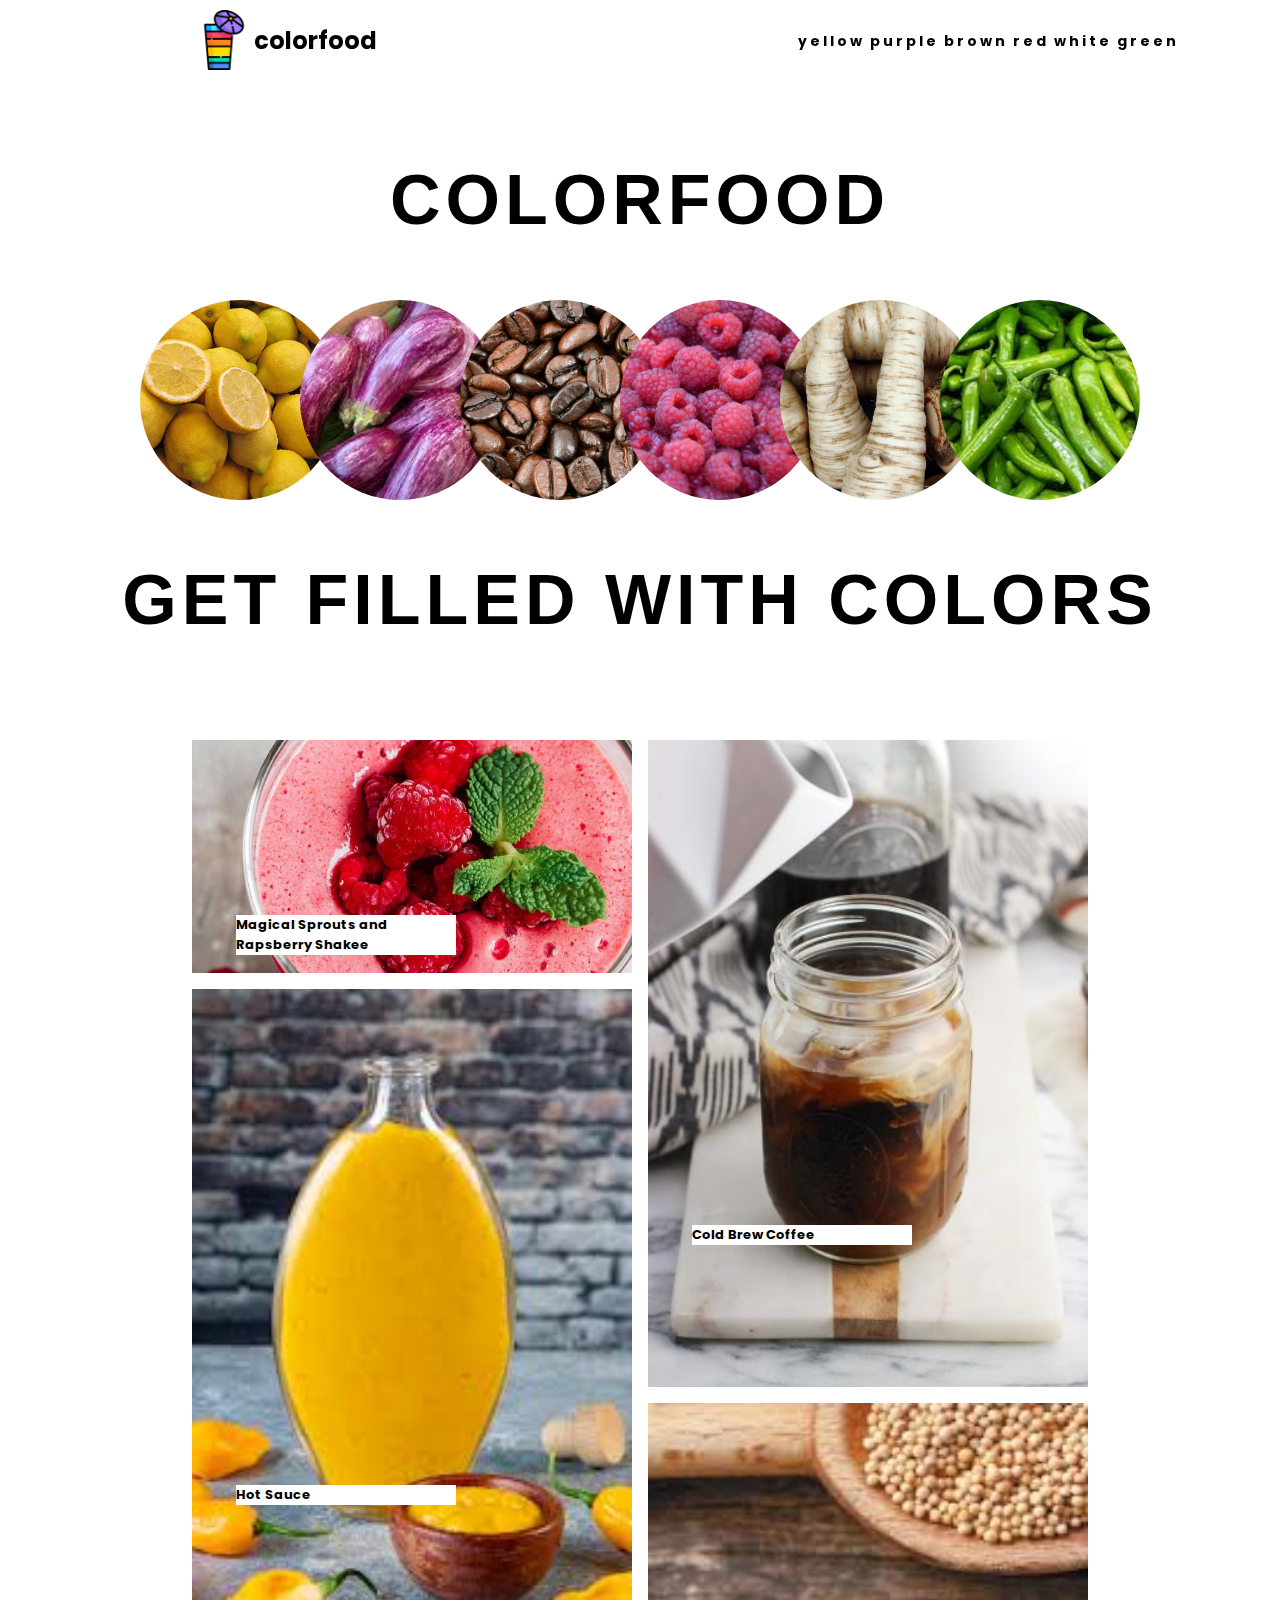
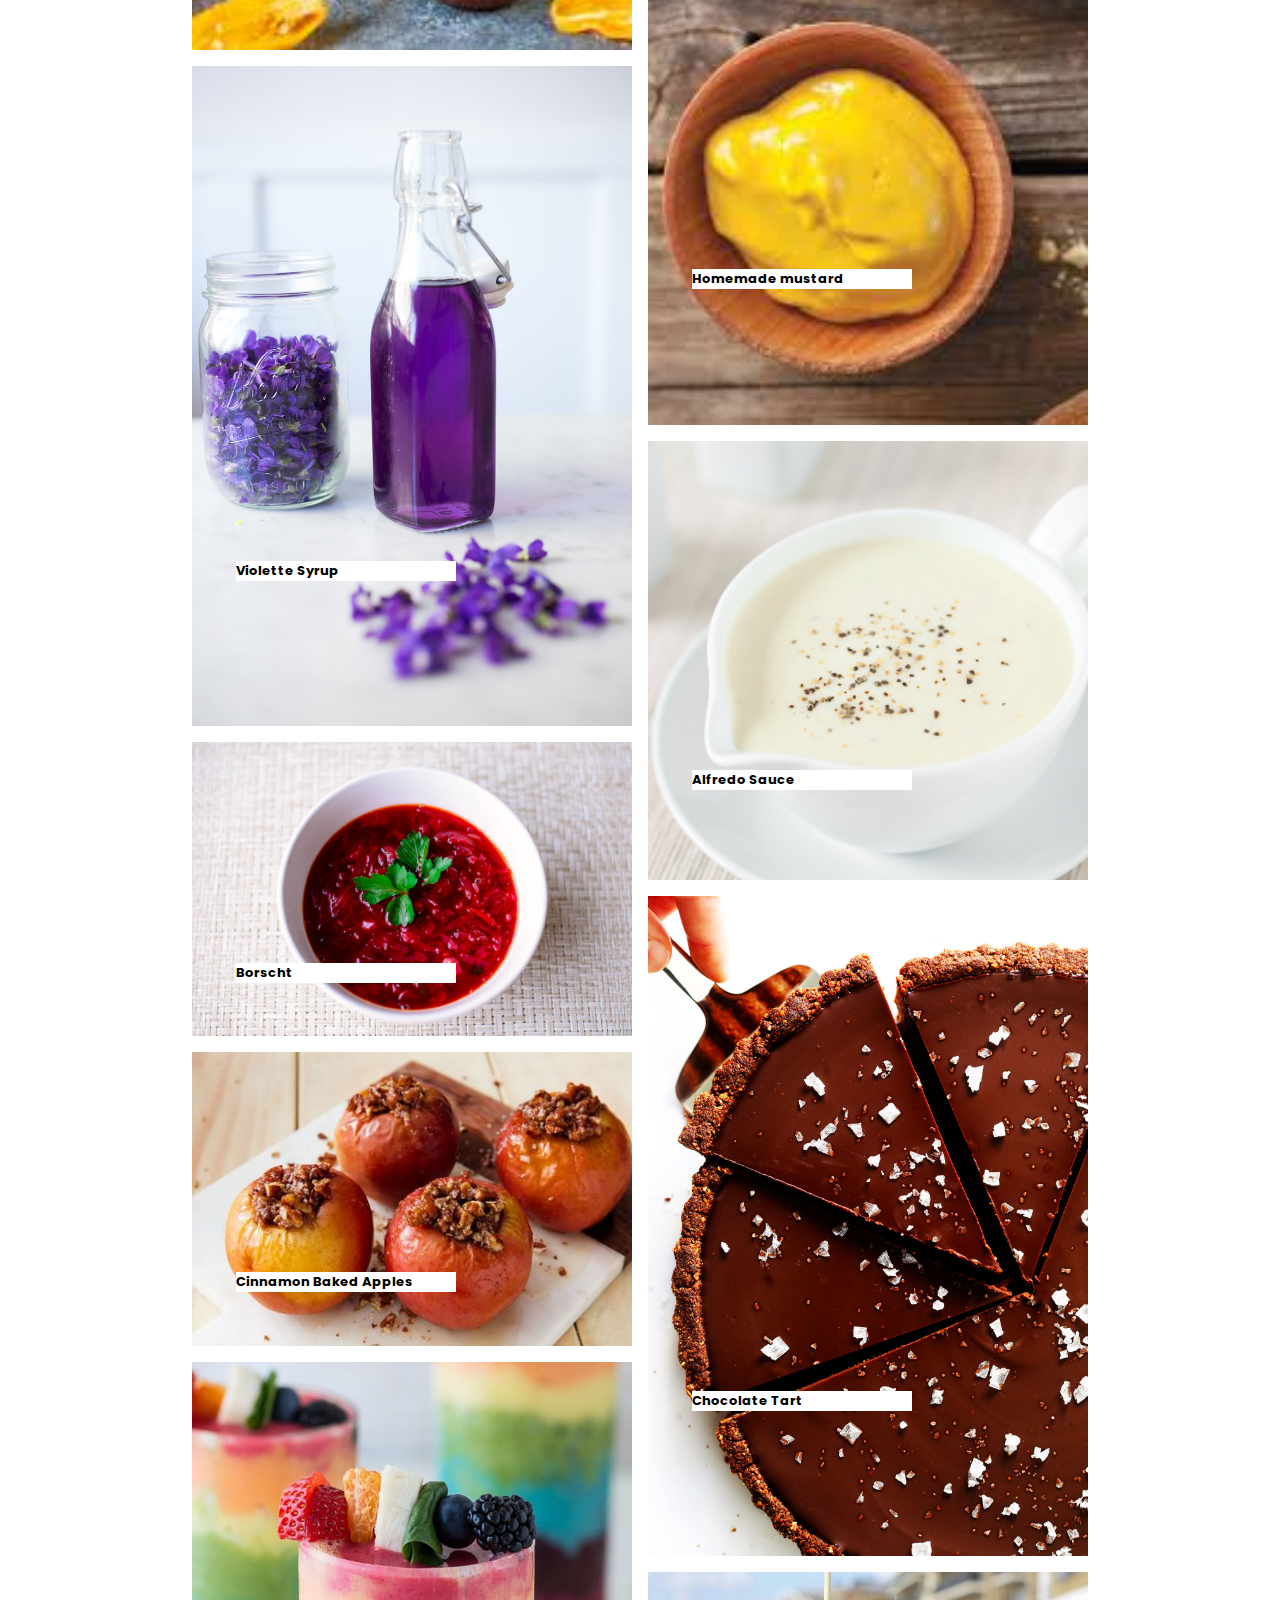
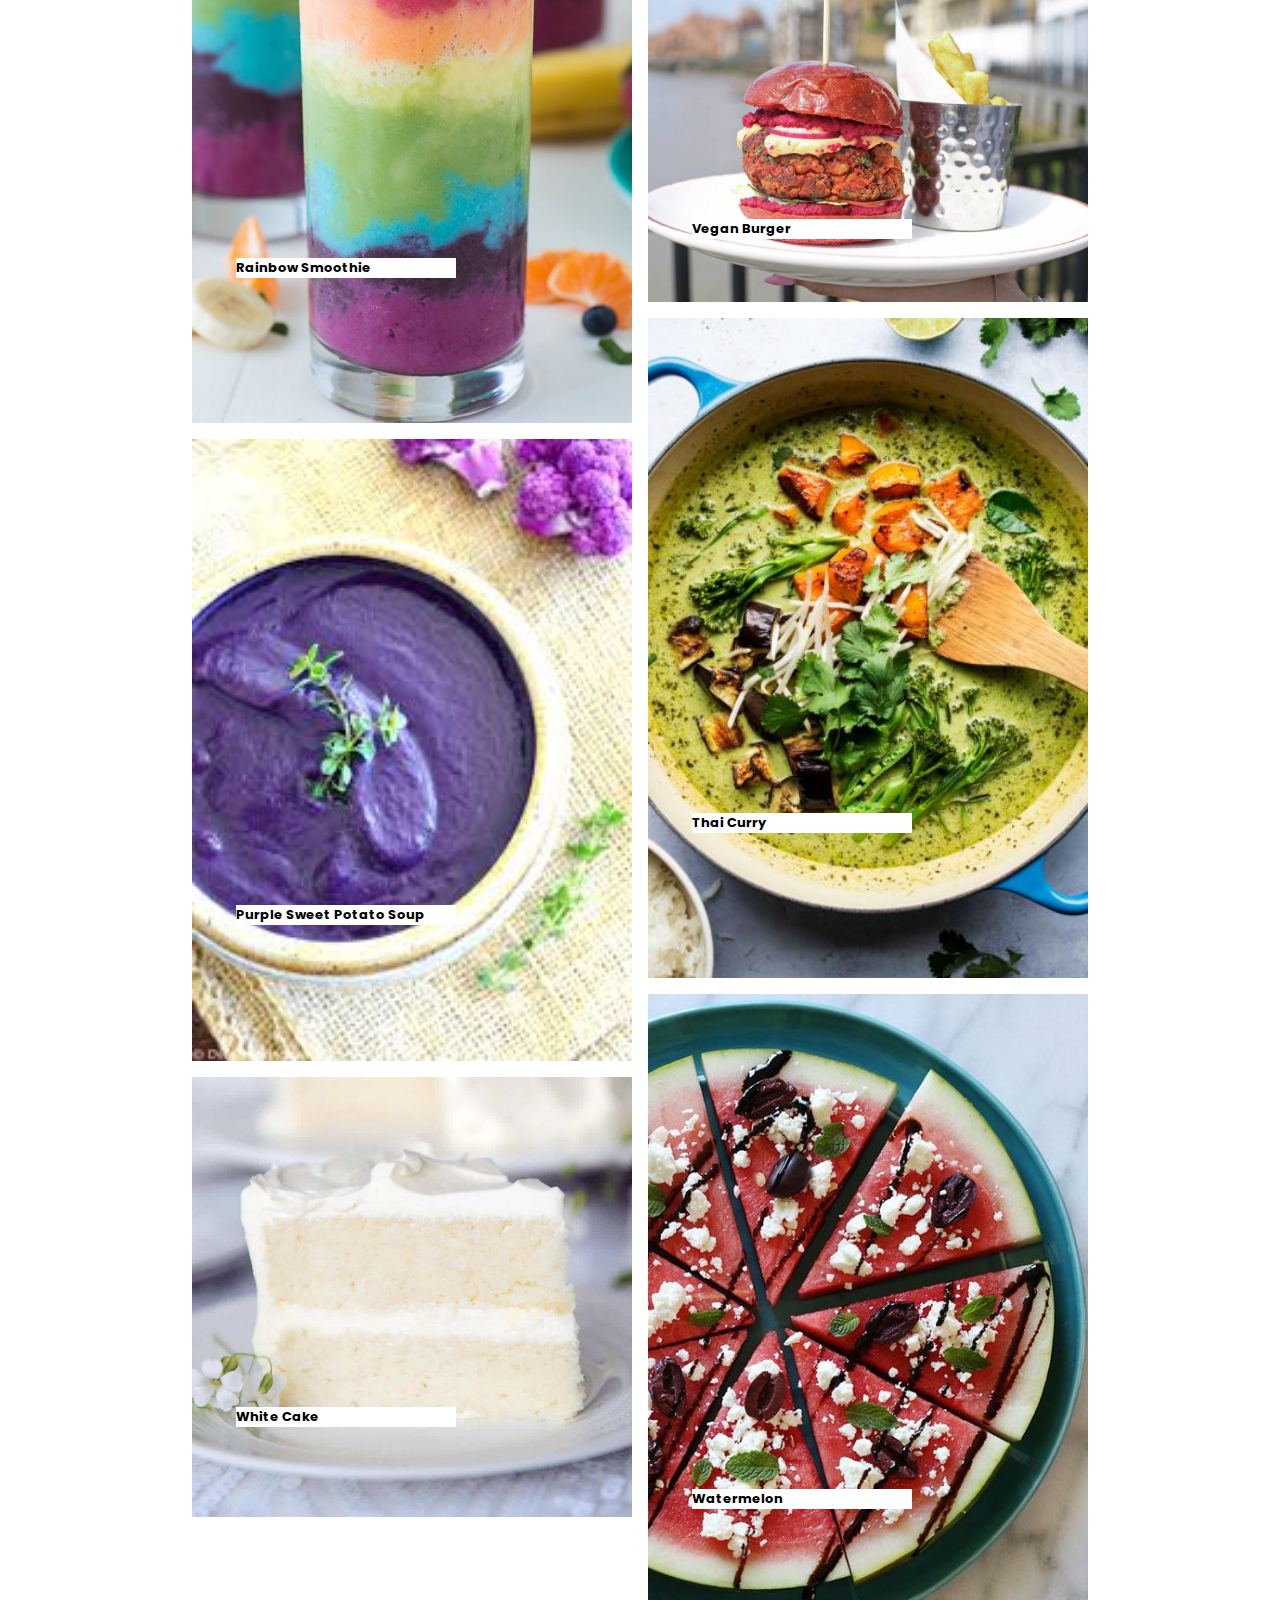
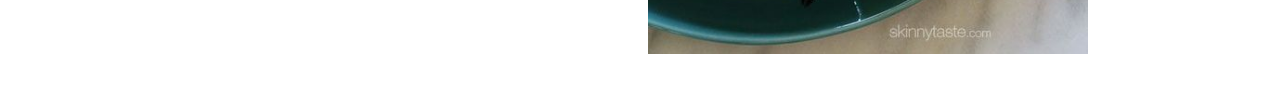
<file: index.html>
<!DOCTYPE html>
<html lang="en">
<head>
    <meta charset="UTF-8">
    <meta name="viewport" content="width=device-width, initial-scale=1.0">
    <title>colourfood</title>
    <link rel="stylesheet" type="text/css" href="./redrecipe.css">
    <link rel="stylesheet" href="styleshomepage.css" />
    <link href="https://fonts.googleapis.com/css2?family=Poppins:ital,wght@0,100;0,200;0,300;0,400;0,500;0,600;0,700;0,800;0,900;1,100;1,200;1,300;1,400;1,500;1,600;1,700;1,800;1,900&display=swap" rel="stylesheet">
    <script src="https://code.jquery.com/jquery-3.5.1.js"></script>
    <script type="text/javascript">
        $(window).on('scroll', function(){
            if($(window).scrollTop()){
                $('nav').addClass('nav-effect');
            }
            else 
            {
                $('nav').removeClass('nav-effect');
            }
        })
    </script>
</head>

<body>
        <header> 
            <nav class="navbar">
                 <div class="logo">
                     <img src="./src/cocktailIcon.png" alt="foodlogo">
                     <a class="logolink" href="index.html">
                         <h2>colorfood</h2>
                     </a>
                 </div>
                <!--
                     <li class="search-icon">
                    <input type="search" placeholder="Search">
                    <span class="fas fa-search"></span>
                </li>
                -->
               
                <ul>
                    <li><a class="navyellow" href="./yellowrecipies.html">yellow</a></li>
                    <li><a class="navpurple" href="./purplerecipies.html">purple</a></li>
                    <li><a class="navbrown" href="./brownrecipies.html">brown</a></li>
                    <li><a class="navred" href="./redrecipe.html">red</a></li>
                    <li><a class="navwhite" href="./whiterecipies.html">white</a></li>
                    <li><a class="navgreen" href="./greenrecipies.html">green</a></li>
                </ul>
                <div class="burger">
                    <div class="line1"></div>
                    <div class="line2"></div>
                    <div class="line3"></div>
                </div><!--Burger-->
            </nav>
           
    </header>
  
<!---------------------------------->
  
    <main>
        
        <div class="main-container">
            <div class="categories-container">
                <div class="titel">
                    <h1 class="blog-title">Colorfood</h1>
                </div>
            
                <div class="gridContainer">
    
                    <a class="image-container magic-1" href="./yellowrecipies.html">
                        <div class="image">
                            <img src="./src/img/yellow-lemons-square.jpg" alt="lemons">
                        </div>    
                        <h2 class="text">yellow</h2>
                    </a>
                    
                    <a class="image-container magic-2" href="./purplerecipies.html">
                        <div class="image">
                            <img src="./src/img/purple - eggplant 1.jpg" alt="eggplants">
                        </div>
                        <h2 class="text">purple</h2>
                    </a>

                    <a class="image-container magic-3" href="./brownrecipies.html">
                        <div class="image">
                            <img src="./src/img/brown - coffee beans.jpg" alt="coffeeBeans">
                        </div>
                        <h2 class="text">brown</h2>
                    </a>

                    <a class="image-container magic-4" href="./redrecipe.html">
                        <div class="image">
                            <img src="./src/img/red-raspberries-square.jpg" alt="raspberries">
                        </div>
                        <h2 class="text">red</h2>
                    </a>

                    <a class="image-container magic-5" href="./whiterecipies.html">
                        <div class="image">
                            <img src="./src/img/white pastinaken.jpg" alt="parsnips">
                        </div>
                        <h2 class="text">white</h2>
                    </a>    

                    <a class="image-container magic-6" href="./greenrecipies.html">
                        <div class="image">
                            <img src="./src/img/green - peppers.jpg" alt="greenPeppers">
                        </div>
                        <h2 class="text">green</h2>
                    </a>
                </div> <!--Grid Container-->

                    <div class="titel">
                        <h1 class="blog-title">get filled with colors</h1>
                    </div><!--titel-->

            </div> <!-- categories container-->
            <div class= "masonry">

                <a class="recipeLink" href="recipe-page.html"><div class="container">
                    <img src="./assets/Raspberry-Smoothie.jpg" />
                    <div class="recipedescription hide"><p>Magical Sprouts and Rapsberry Shakee<p></div>
                    <a href="https://www.pinterest.com/" class="pinterest hide"><img src="assets/pinterest-social-logo-pngrepo-com.png"></a> 
                </div></a>
                <div class="container">
                    <img src="./assets/devils tongue hot sauce recipe.jpg" />
                    <div class="recipedescription hide"><p>Hot Sauce</p></div>
                    <a href="https://www.pinterest.com/" class="pinterest hide"><img src="assets/pinterest-social-logo-pngrepo-com.png"></a> 
                </div>
                <div class="container">
                    <img src="./assets/purple - violette-syrup-213.jpg" />
                    <div class="recipedescription hide"><p>Violette Syrup</p></div>
                    <a href="https://www.pinterest.com/" class="pinterest hide"><img src="assets/pinterest-social-logo-pngrepo-com.png"></a> 
                </div>
                <div class="container">
                    <img src="./assets/Red-Borscht-Recipe.jpg" />
                    <div class="recipedescription hide"><p>Borscht</p></div>
                    <a href="https://www.pinterest.com/" class="pinterest hide"><img src="assets/pinterest-social-logo-pngrepo-com.png"></a> 
                </div>
                <div class="container">
                    <img src="./assets/cinnamon-baked-apples.jpg" />
                    <div class="recipedescription hide"><p>Cinnamon Baked Apples</p></div>
                    <a href="https://www.pinterest.com/" class="pinterest hide"><img src="assets/pinterest-social-logo-pngrepo-com.png"></a> 
                </div>
                <div class="container">
                    <img src="./assets/Rainbow-Smoothie-9B-600x902.jpg" />
                    <div class="recipedescription hide"><p>Rainbow Smoothie</p></div>
                    <a href="https://www.pinterest.com/" class="pinterest hide"><img src="assets/pinterest-social-logo-pngrepo-com.png"></a> 
                </div>
                <div class="container">
                    <img src="./assets/purple sweet potato soup.jpg" />
                    <div class="recipedescription hide"><p>Purple Sweet Potato Soup</p></div>
                    <a href="https://www.pinterest.com/" class="pinterest hide"><img src="assets/pinterest-social-logo-pngrepo-com.png"></a> 
                </div>
                <div class="container">
                    <img src="./assets/white-cake-recipe.jpg" />
                    <div class="recipedescription hide"><p>White Cake</p></div>
                    <a href="https://www.pinterest.com/" class="pinterest hide"><img src="assets/pinterest-social-logo-pngrepo-com.png"></a> 
                </div>
                <div class="container">
                    <img src="./assets/brown cold-brew-coffee-with-almond-brown-sugar-syrup-1.jpg" />
                    <div class="recipedescription hide"><p>Cold Brew Coffee</p></div>
                    <a href="https://www.pinterest.com/" class="pinterest hide"><img src="assets/pinterest-social-logo-pngrepo-com.png"></a> 
                </div>
                <div class="container">
                    <img src="./assets/yellow - homemade mustard.jpg" />
                    <div class="recipedescription hide"><p>Homemade mustard</p></div>
                    <a href="https://www.pinterest.com/" class="pinterest hide"><img src="assets/pinterest-social-logo-pngrepo-com.png"></a> 
                </div>
                <div class="container">
                    <img src="./assets/alfredosaucesmall.png" />
                    <div class="recipedescription hide"><p>Alfredo Sauce</p></div>
                    <a href="https://www.pinterest.com/" class="pinterest hide"><img src="assets/pinterest-social-logo-pngrepo-com.png"></a> 
                </div>
                <div class="container">
                    <img src="./assets/brown Salted-Dark-Chocolate-Tart-Recipe-3-1.jpg" />
                    <div class="recipedescription hide"><p>Chocolate Tart</p></div>
                    <a href="https://www.pinterest.com/" class="pinterest hide"><img src="assets/pinterest-social-logo-pngrepo-com.png"></a> 
                </div>
                <div class="container">
                    <img src="./assets/Vegan-Burger.jpg" />
                    <div class="recipedescription hide"><p>Vegan Burger</p></div>
                    <a href="https://www.pinterest.com/" class="pinterest hide"><img src="assets/pinterest-social-logo-pngrepo-com.png"></a> 
                </div>
                <div class="container">
                    <img src="./assets/green vegan-thai-green-curry.jpg" />
                    <div class="recipedescription hide"><p>Thai Curry</p></div>
                    <a href="https://www.pinterest.com/" class="pinterest hide"><img src="assets/pinterest-social-logo-pngrepo-com.png"></a> 
                </div> 
                <div class="container">
                    <img src="./assets/watermelon.jpg" />
                    <div class="recipedescription hide"><p>Watermelon</p></div>
                    <a href="https://www.pinterest.com/" class="pinterest hide"><img src="assets/pinterest-social-logo-pngrepo-com.png"></a> 
                </div>
        
              </div><!--masonrygrid-->

        </div><!--Main Container-->      
        
    </main>

<!--
    <footer>
        <div></div>
    </footer>
-->
</body>
</html>
</file>
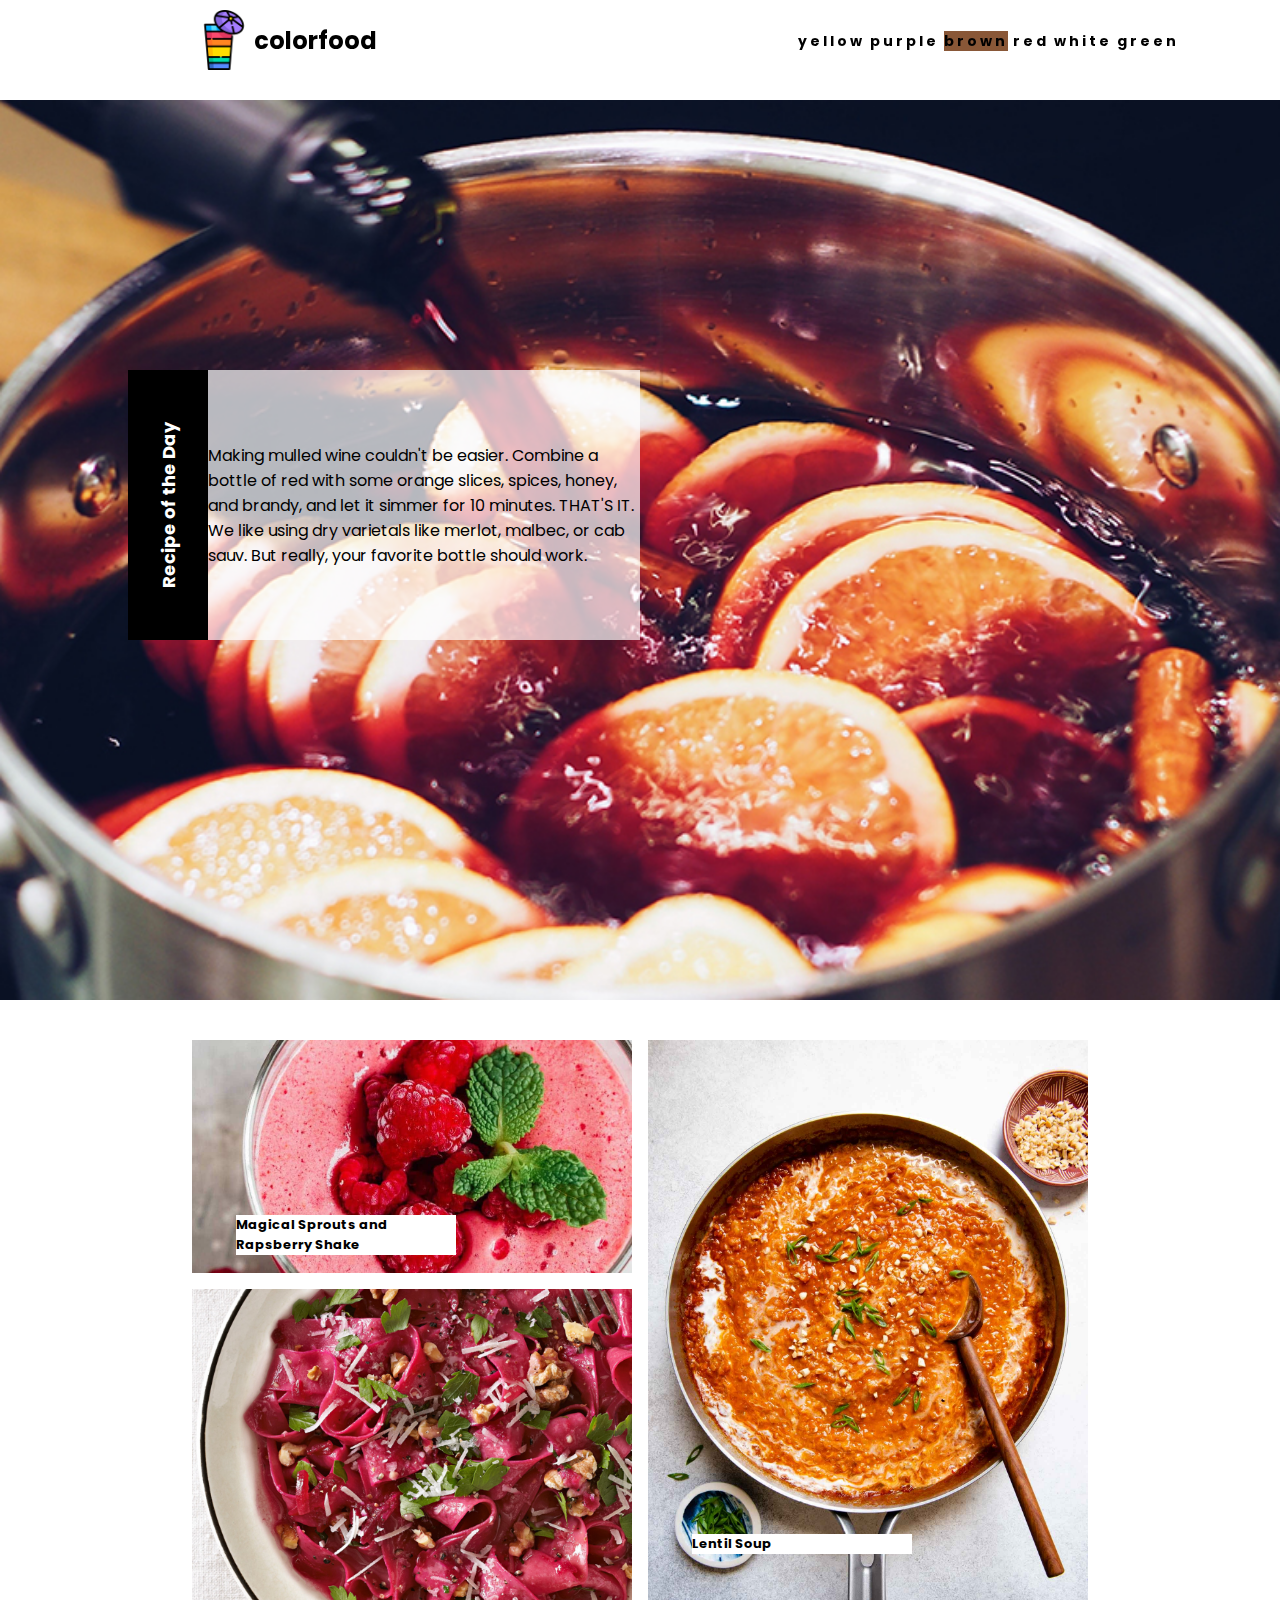
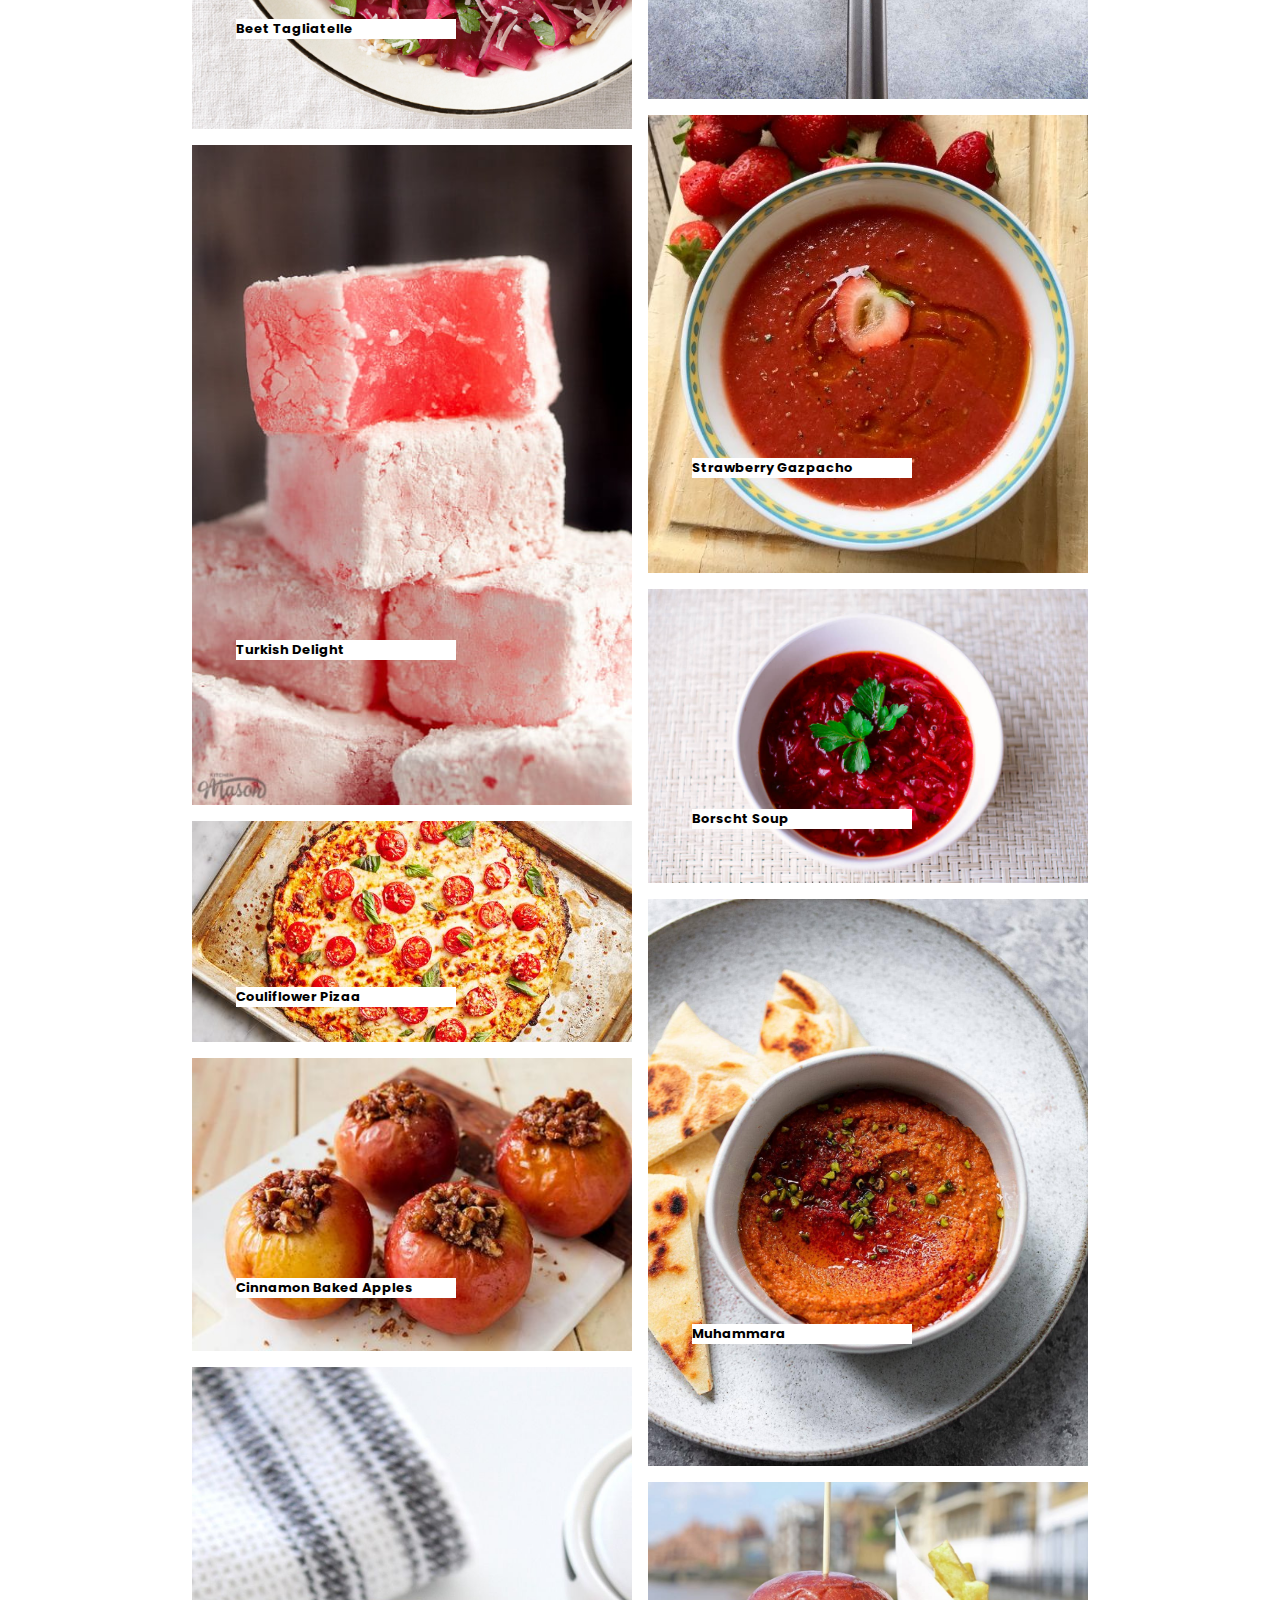
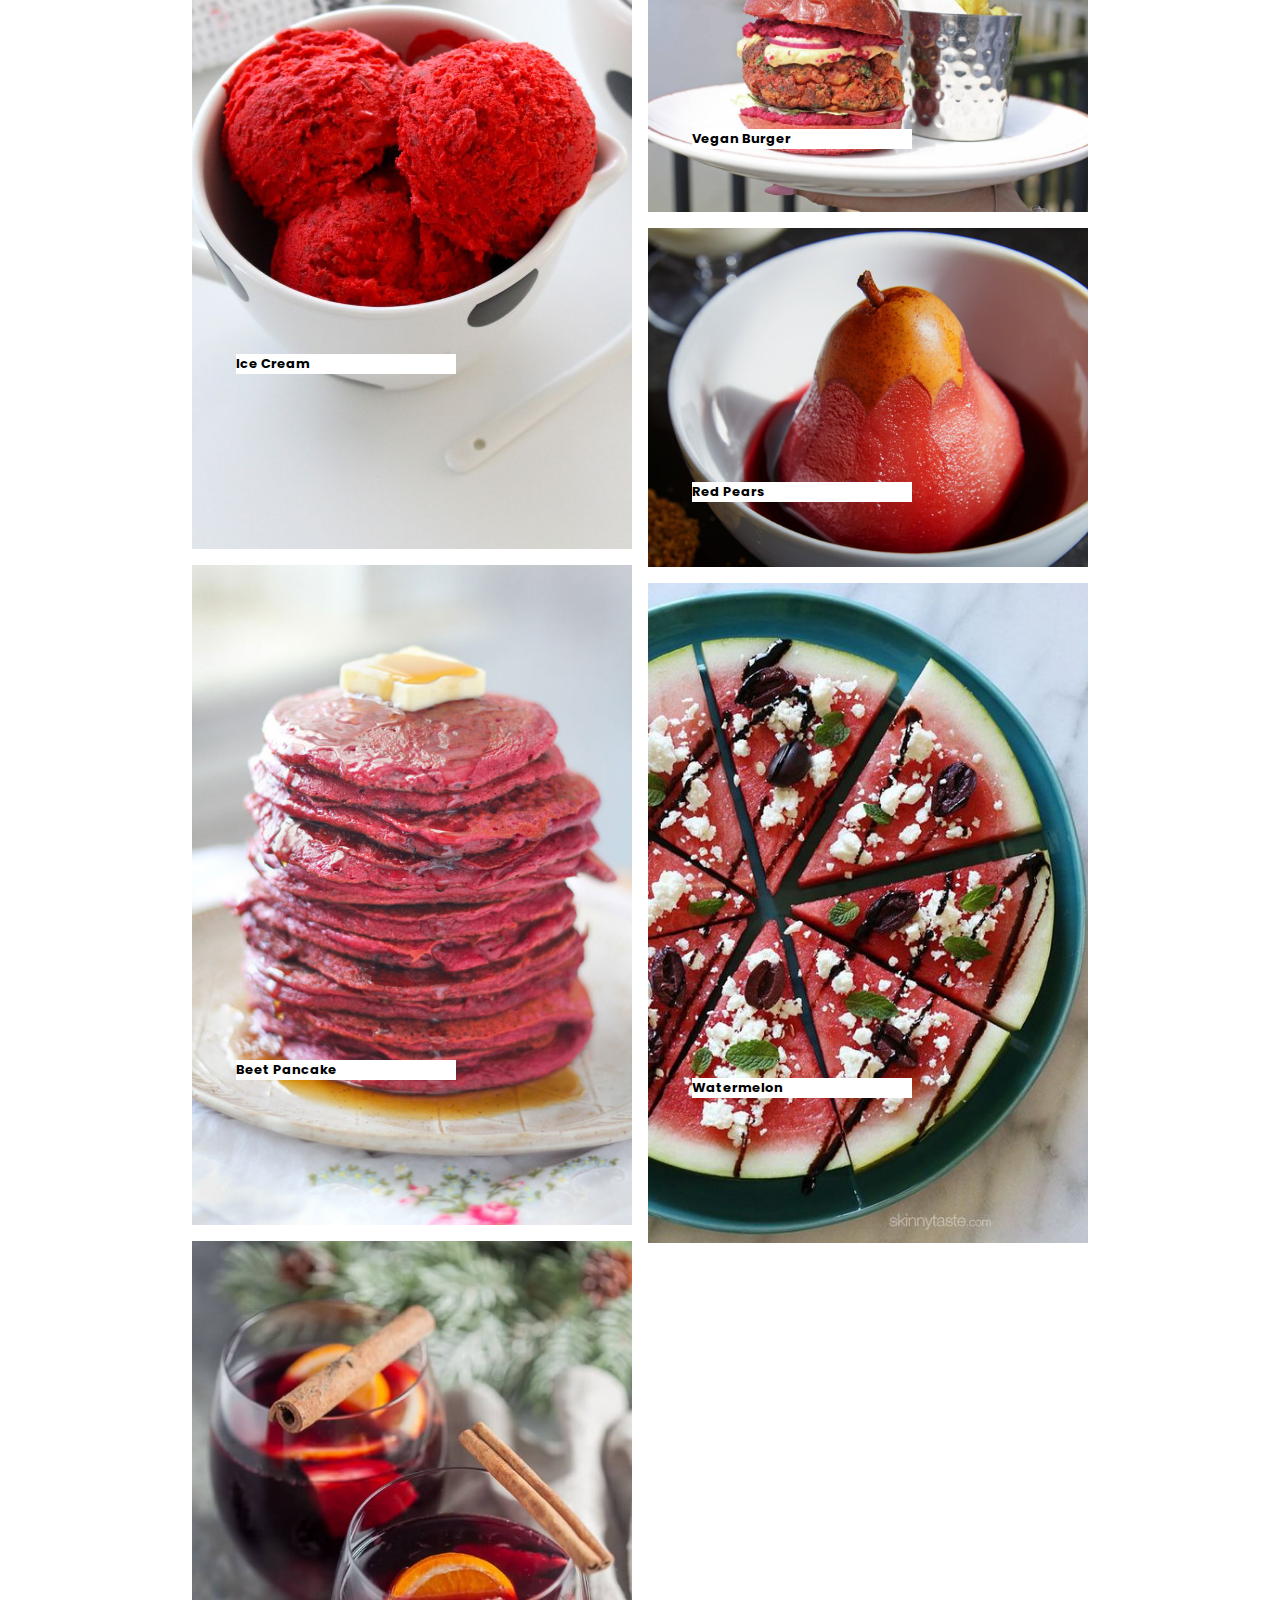
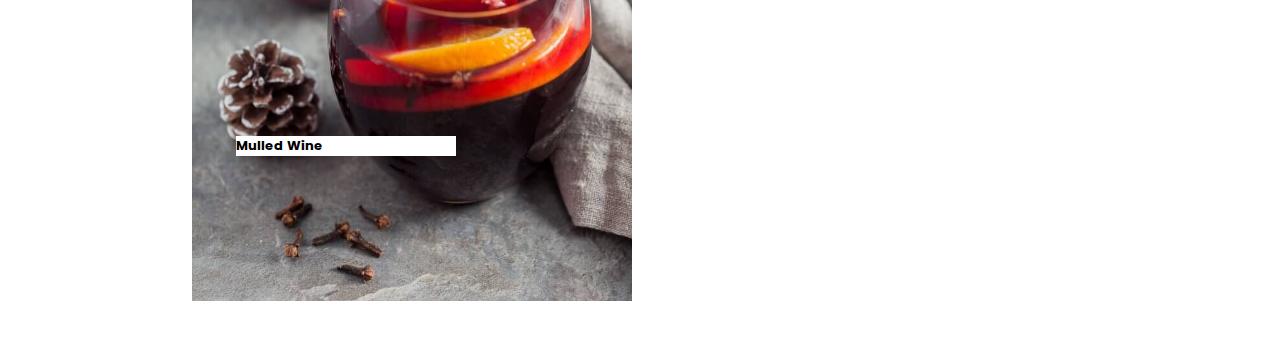
<file: brownrecipies.html>
<!DOCTYPE html>
<html lang="en">
<head>
    <meta charset="UTF-8">
    <meta name="viewport" content="width=device-width, initial-scale=1.0">
    <title>colourfood</title>
    <link rel="stylesheet" type="text/css" href="./redrecipe.css">
    <link rel="stylesheet" href="styleshomepage.css" />
    <link href="https://fonts.googleapis.com/css2?family=Poppins:ital,wght@0,100;0,200;0,300;0,400;0,500;0,600;0,700;0,800;0,900;1,100;1,200;1,300;1,400;1,500;1,600;1,700;1,800;1,900&display=swap" rel="stylesheet">
    <script src="https://code.jquery.com/jquery-3.5.1.js"></script>
    <script type="text/javascript">
        $(window).on('scroll', function(){
            if($(window).scrollTop()){
                $('nav').addClass('nav-effect');
            }
            else 
            {
                $('nav').removeClass('nav-effect');
            }
        })
    </script>
</head>

<body>
        <header> 
            <nav class="navbar">
                <div class="logo">
                    <img src="./src/cocktailIcon.png" alt="foodlogo">
                    <h2>colorfood</h2>
                </div>
                <ul>
                    <li><a class="navyellow" href="./yellowrecipies.html">yellow</a></li>
                    <li><a class="navpurple" href="./purplerecipies.html">purple</a></li>
                    <li><a class="navbrown page" href="./brownrecipies.html">brown</a></li>
                    <li><a class="navred" href="./redrecipe.html">red</a></li>
                    <li><a class="navwhite" href="./whiterecipies.html">white</a></li>
                    <li><a class="navgreen" href="./greenrecipies.html">green</a></li>
                </ul>
            </nav>
           
    </header>

    
    <main>
        <div class="banner">
            <img src="./assets/MulledWine.jpg"/>
              <div class='recipeofthedaydesc' >
                      <div class="recipeofthedaybanner">
                           <p>Recipe of the Day</p>
                      </div>
                      <div class="recipeoftheday">
                           <p>Making mulled wine couldn't be easier. Combine a bottle of red with some orange slices, spices, honey, and brandy, and let it simmer for 10 minutes. THAT'S IT. We like using dry varietals like merlot, malbec, or cab sauv. But really, your favorite bottle should work.</p>
                      </div>
              </div>
          </div>
      </div>

        <div class= "masonry">

            <a class="recipeLink" href="recipe-page.html"><div class="container">
                <img src="./assets/Raspberry-Smoothie.jpg" />
                <div class="recipedescription hide"><p>Magical Sprouts and Rapsberry Shake</p></div>
                <a href="https://www.pinterest.com/" class="pinterest hide"><img src="assets/pinterest-social-logo-pngrepo-com.png"></a> 
            </div> </a>
            <div class="container">
                <img src="./assets/beet-tagliatelle-with-walnuts.jpg" />
                <div class="recipedescription hide"><p>Beet Tagliatelle</p></div>
                <a href="https://www.pinterest.com/" class="pinterest hide"><img src="assets/pinterest-social-logo-pngrepo-com.png"></a> 
            </div>
            <div class="container">
                <img src="./assets/Turkish-Delight-Recipe.jpg" />
                <div class="recipedescription hide"><p>Turkish Delight</p></div>
                <a href="https://www.pinterest.com/" class="pinterest hide"><img src="assets/pinterest-social-logo-pngrepo-com.png"></a> 
            </div>
            <div class="container">
                <img src="./assets/cauliflower-pizza.jpg" />
                <div class="recipedescription hide"><p>Couliflower Pizaa</p></div>
                <a href="https://www.pinterest.com/" class="pinterest hide"><img src="assets/pinterest-social-logo-pngrepo-com.png"></a> 
            </div>
            <div class="container">
                <img src="./assets/cinnamon-baked-apples.jpg" />
                <div class="recipedescription hide"><p>Cinnamon Baked Apples</p></div>
                <a href="https://www.pinterest.com/" class="pinterest hide"><img src="assets/pinterest-social-logo-pngrepo-com.png"></a> 
            </div>
            <div class="container">
                <img src="./assets/ice-cream.jpg" />
                <div class="recipedescription hide"><p>Ice Cream</p></div>
                <a href="https://www.pinterest.com/" class="pinterest hide"><img src="assets/pinterest-social-logo-pngrepo-com.png"></a> 
            </div>
            <div class="container">
                <img src="./assets/beetpancake.jpg" />
                <div class="recipedescription hide"><p>Beet Pancake</p></div>
                <a href="https://www.pinterest.com/" class="pinterest hide"><img src="assets/pinterest-social-logo-pngrepo-com.png"></a> 
            </div>
            <div class="container">
                <img src="./assets/Mulled-wine.jpg" />
                <div class="recipedescription hide"><p>Mulled Wine</p></div>
                <a href="https://www.pinterest.com/" class="pinterest hide"><img src="assets/pinterest-social-logo-pngrepo-com.png"></a> 
            </div>
            <div class="container">
                <img src="./assets/lentilsoup.jpg" />
                <div class="recipedescription hide"><p>Lentil Soup</p></div>
                <a href="https://www.pinterest.com/" class="pinterest hide"><img src="assets/pinterest-social-logo-pngrepo-com.png"></a> 
            </div>
            <div class="container">
                <img src="./assets/Strawberry-Gazpacho.jpg" />
                <div class="recipedescription hide"><p>Strawberry Gazpacho</p></div>
                <a href="https://www.pinterest.com/" class="pinterest hide"><img src="assets/pinterest-social-logo-pngrepo-com.png"></a> 
            </div>
            <div class="container">
                <img src="./assets/Red-Borscht-Recipe.jpg" />
                <div class="recipedescription hide"><p>Borscht Soup</p></div>
                <a href="https://www.pinterest.com/" class="pinterest hide"><img src="assets/pinterest-social-logo-pngrepo-com.png"></a> 
            </div>
            <div class="container">
                <img src="./assets/muammara.jpg" />
                <div class="recipedescription hide"><p>Muhammara</p></div>
                <a href="https://www.pinterest.com/" class="pinterest hide"><img src="assets/pinterest-social-logo-pngrepo-com.png"></a> 
            </div>
            <div class="container">
                <img src="./assets/Vegan-Burger.jpg" />
                <div class="recipedescription hide"><p>Vegan Burger</p></div>
                <a href="https://www.pinterest.com/" class="pinterest hide"><img src="assets/pinterest-social-logo-pngrepo-com.png"></a> 
            </div>
            <div class="container">
                <img src="./assets/pear.jpg" />
                <div class="recipedescription hide"><p>Red Pears</p></div>
                <a href="https://www.pinterest.com/" class="pinterest hide"><img src="assets/pinterest-social-logo-pngrepo-com.png"></a> 
            </div> 
            <div class="container">
                <img src="./assets/watermelon.jpg" />
                <div class="recipedescription hide"><p>Watermelon</p></div>
                <a href="https://www.pinterest.com/" class="pinterest hide"><img src="assets/pinterest-social-logo-pngrepo-com.png"></a> 
            </div>

            </div><!--masonrygrid-->

        </div><!--Main Container-->      
        
    </main>

<!--
    <footer>
        <div></div>
    </footer>
-->
</body>
</html>
</file>
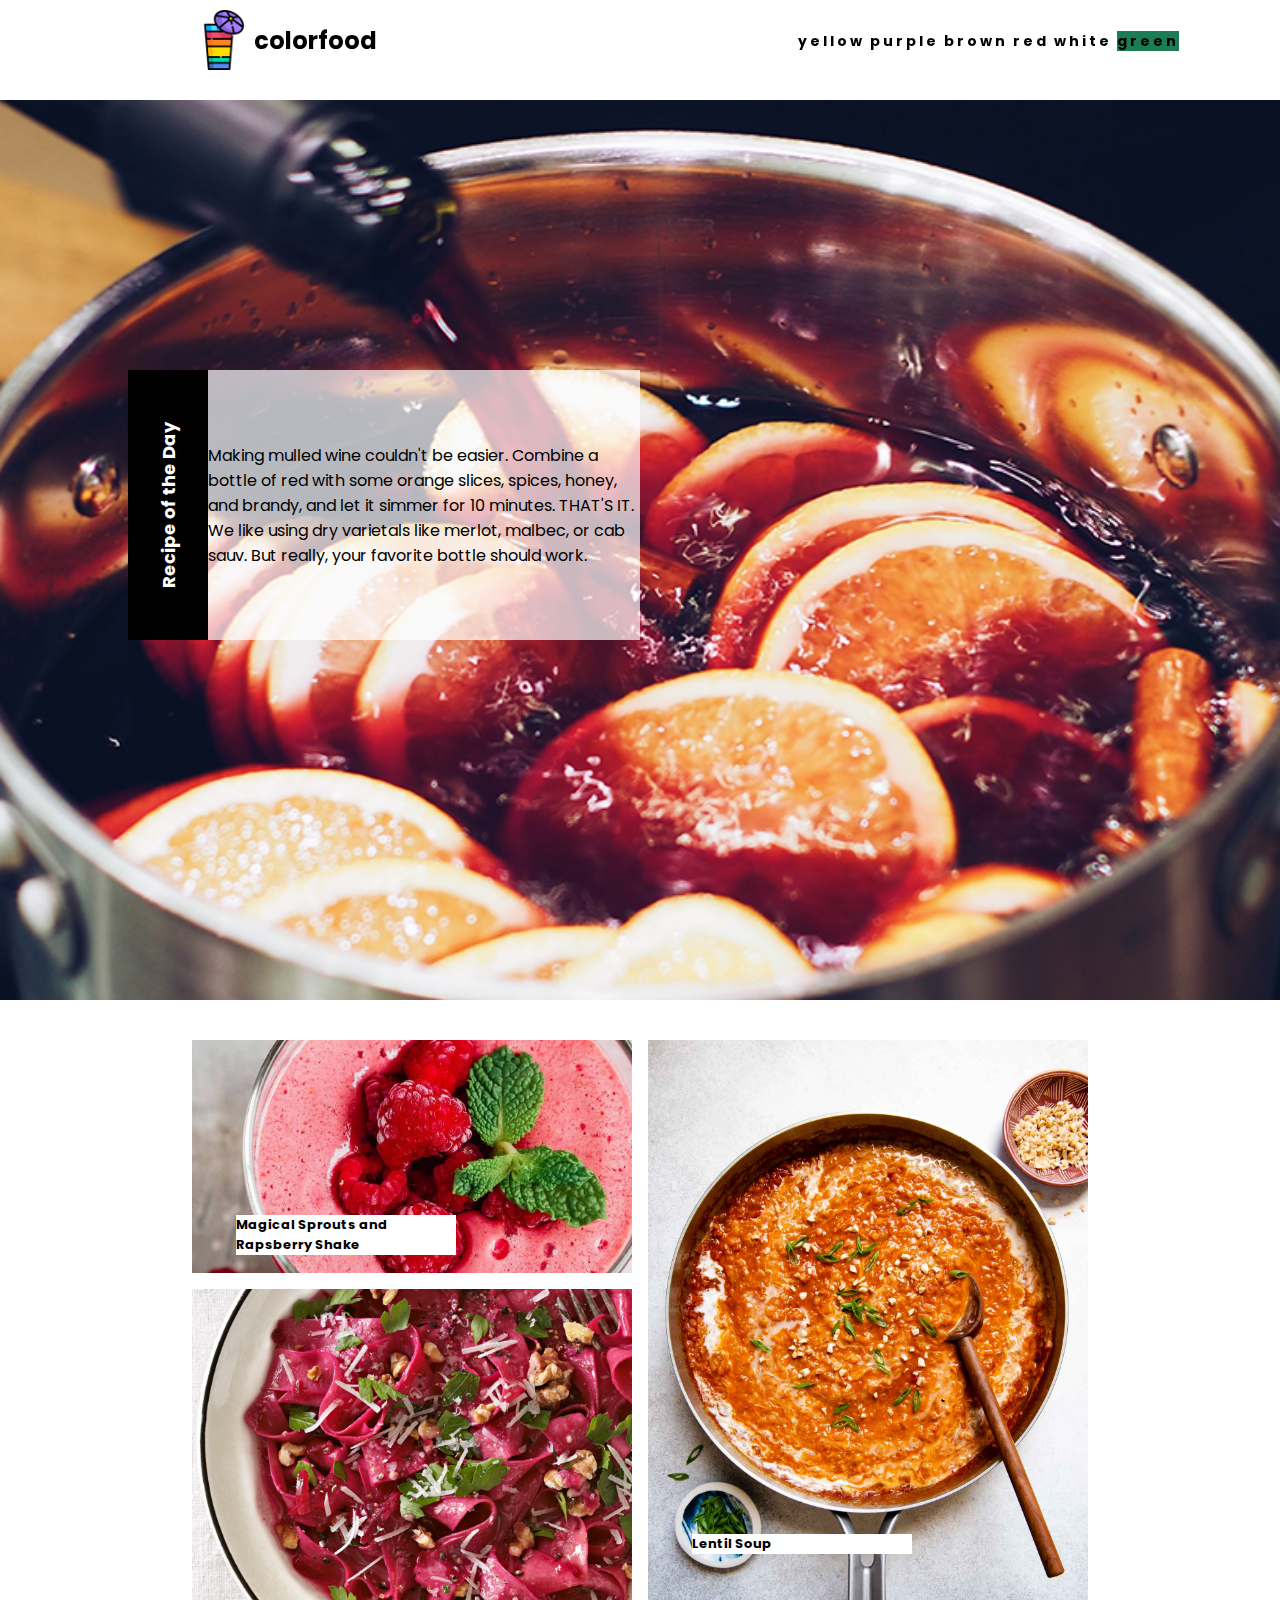
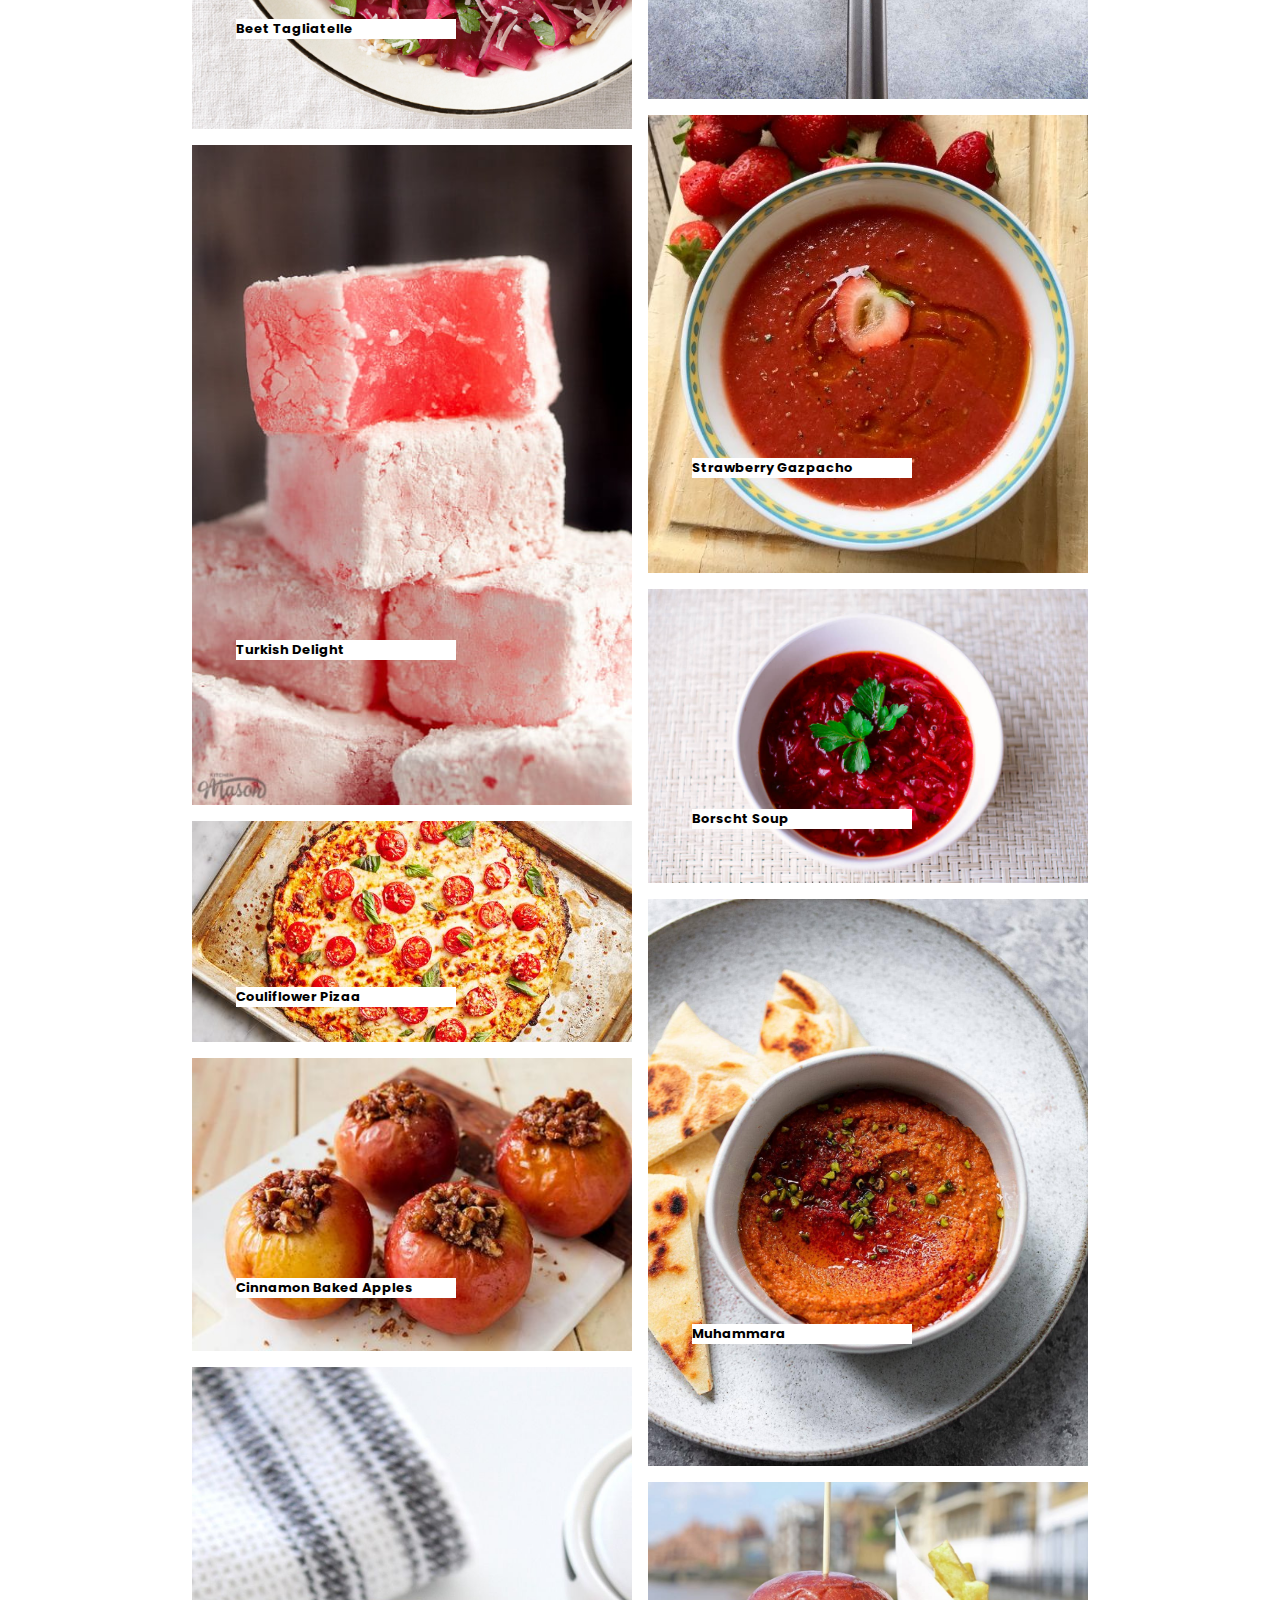
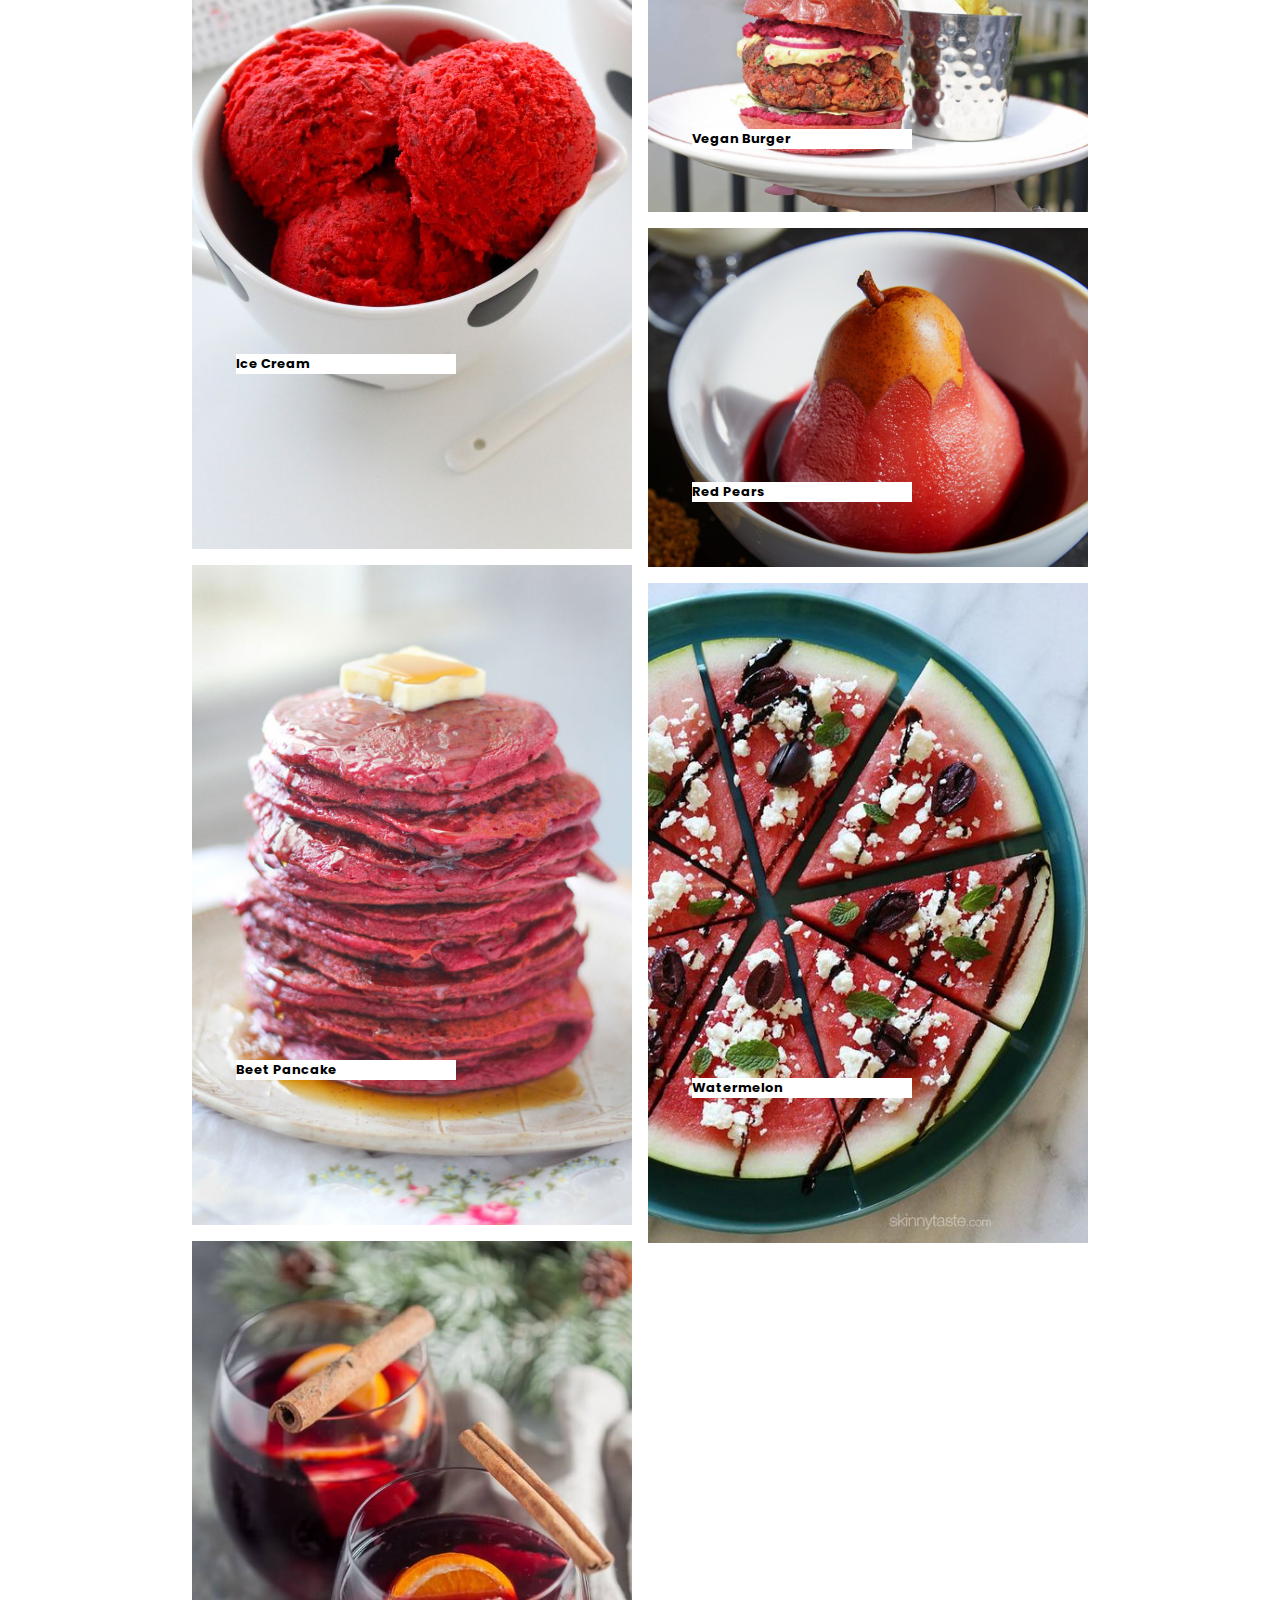
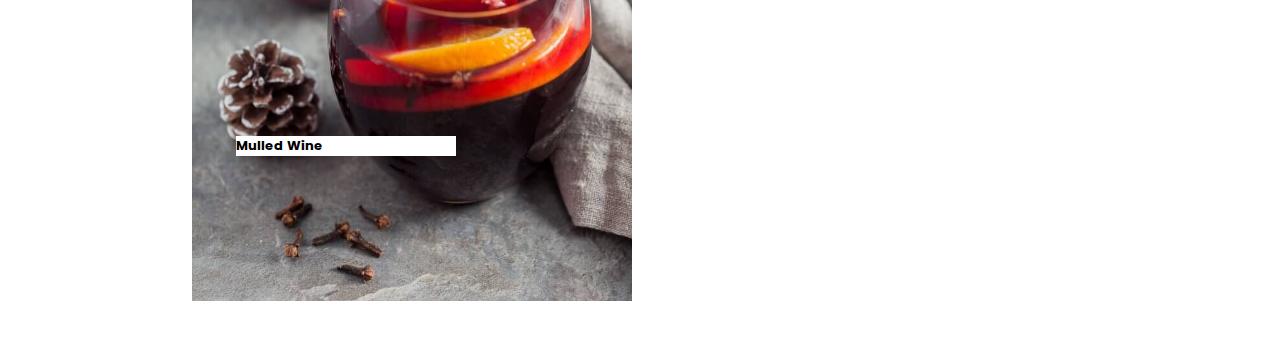
<file: greenrecipies.html>
<!DOCTYPE html>
<html lang="en">
<head>
    <meta charset="UTF-8">
    <meta name="viewport" content="width=device-width, initial-scale=1.0">
    <title>colourfood</title>
    <link rel="stylesheet" type="text/css" href="./redrecipe.css">
    <link rel="stylesheet" href="styleshomepage.css" />
    <link href="https://fonts.googleapis.com/css2?family=Poppins:ital,wght@0,100;0,200;0,300;0,400;0,500;0,600;0,700;0,800;0,900;1,100;1,200;1,300;1,400;1,500;1,600;1,700;1,800;1,900&display=swap" rel="stylesheet">
    <script src="https://code.jquery.com/jquery-3.5.1.js"></script>
    <script type="text/javascript">
        $(window).on('scroll', function(){
            if($(window).scrollTop()){
                $('nav').addClass('nav-effect');
            }
            else 
            {
                $('nav').removeClass('nav-effect');
            }
        })
    </script>
</head>

<body>
        <header> 
            <nav class="navbar">
                <div class="logo">
                    <img src="./src/cocktailIcon.png" alt="foodlogo">
                    <h2>colorfood</h2>
                </div>
                <ul>
                    <li><a class="navyellow" href="./yellowrecipies.html">yellow</a></li>
                    <li><a class="navpurple" href="./purplerecipies.html">purple</a></li>
                    <li><a class="navbrown" href="./brownrecipies.html">brown</a></li>
                    <li><a class="navred" href="./redrecipe.html">red</a></li>
                    <li><a class="navwhite" href="./whiterecipies.html">white</a></li>
                    <li><a class="navgreen page" href="./greenrecipies.html">green</a></li>
                </ul>
            </nav>
           
    </header>

    
    <main>
        <div class="banner">
            <img src="./assets/MulledWine.jpg"/>
              <div class='recipeofthedaydesc' >
                      <div class="recipeofthedaybanner">
                           <p>Recipe of the Day</p>
                      </div>
                      <div class="recipeoftheday">
                           <p>Making mulled wine couldn't be easier. Combine a bottle of red with some orange slices, spices, honey, and brandy, and let it simmer for 10 minutes. THAT'S IT. We like using dry varietals like merlot, malbec, or cab sauv. But really, your favorite bottle should work.</p>
                      </div>
              </div>
          </div>
      </div>

        <div class= "masonry">

            <a class="recipeLink" href="recipe-page.html"><div class="container">
                <img src="./assets/Raspberry-Smoothie.jpg" />
                <div class="recipedescription hide"><p>Magical Sprouts and Rapsberry Shake</p></div>
                <a href="https://www.pinterest.com/" class="pinterest hide"><img src="assets/pinterest-social-logo-pngrepo-com.png"></a> 
            </div> </a>
            <div class="container">
                <img src="./assets/beet-tagliatelle-with-walnuts.jpg" />
                <div class="recipedescription hide"><p>Beet Tagliatelle</p></div>
                <a href="https://www.pinterest.com/" class="pinterest hide"><img src="assets/pinterest-social-logo-pngrepo-com.png"></a> 
            </div>
            <div class="container">
                <img src="./assets/Turkish-Delight-Recipe.jpg" />
                <div class="recipedescription hide"><p>Turkish Delight</p></div>
                <a href="https://www.pinterest.com/" class="pinterest hide"><img src="assets/pinterest-social-logo-pngrepo-com.png"></a> 
            </div>
            <div class="container">
                <img src="./assets/cauliflower-pizza.jpg" />
                <div class="recipedescription hide"><p>Couliflower Pizaa</p></div>
                <a href="https://www.pinterest.com/" class="pinterest hide"><img src="assets/pinterest-social-logo-pngrepo-com.png"></a> 
            </div>
            <div class="container">
                <img src="./assets/cinnamon-baked-apples.jpg" />
                <div class="recipedescription hide"><p>Cinnamon Baked Apples</p></div>
                <a href="https://www.pinterest.com/" class="pinterest hide"><img src="assets/pinterest-social-logo-pngrepo-com.png"></a> 
            </div>
            <div class="container">
                <img src="./assets/ice-cream.jpg" />
                <div class="recipedescription hide"><p>Ice Cream</p></div>
                <a href="https://www.pinterest.com/" class="pinterest hide"><img src="assets/pinterest-social-logo-pngrepo-com.png"></a> 
            </div>
            <div class="container">
                <img src="./assets/beetpancake.jpg" />
                <div class="recipedescription hide"><p>Beet Pancake</p></div>
                <a href="https://www.pinterest.com/" class="pinterest hide"><img src="assets/pinterest-social-logo-pngrepo-com.png"></a> 
            </div>
            <div class="container">
                <img src="./assets/Mulled-wine.jpg" />
                <div class="recipedescription hide"><p>Mulled Wine</p></div>
                <a href="https://www.pinterest.com/" class="pinterest hide"><img src="assets/pinterest-social-logo-pngrepo-com.png"></a> 
            </div>
            <div class="container">
                <img src="./assets/lentilsoup.jpg" />
                <div class="recipedescription hide"><p>Lentil Soup</p></div>
                <a href="https://www.pinterest.com/" class="pinterest hide"><img src="assets/pinterest-social-logo-pngrepo-com.png"></a> 
            </div>
            <div class="container">
                <img src="./assets/Strawberry-Gazpacho.jpg" />
                <div class="recipedescription hide"><p>Strawberry Gazpacho</p></div>
                <a href="https://www.pinterest.com/" class="pinterest hide"><img src="assets/pinterest-social-logo-pngrepo-com.png"></a> 
            </div>
            <div class="container">
                <img src="./assets/Red-Borscht-Recipe.jpg" />
                <div class="recipedescription hide"><p>Borscht Soup</p></div>
                <a href="https://www.pinterest.com/" class="pinterest hide"><img src="assets/pinterest-social-logo-pngrepo-com.png"></a> 
            </div>
            <div class="container">
                <img src="./assets/muammara.jpg" />
                <div class="recipedescription hide"><p>Muhammara</p></div>
                <a href="https://www.pinterest.com/" class="pinterest hide"><img src="assets/pinterest-social-logo-pngrepo-com.png"></a> 
            </div>
            <div class="container">
                <img src="./assets/Vegan-Burger.jpg" />
                <div class="recipedescription hide"><p>Vegan Burger</p></div>
                <a href="https://www.pinterest.com/" class="pinterest hide"><img src="assets/pinterest-social-logo-pngrepo-com.png"></a> 
            </div>
            <div class="container">
                <img src="./assets/pear.jpg" />
                <div class="recipedescription hide"><p>Red Pears</p></div>
                <a href="https://www.pinterest.com/" class="pinterest hide"><img src="assets/pinterest-social-logo-pngrepo-com.png"></a> 
            </div> 
            <div class="container">
                <img src="./assets/watermelon.jpg" />
                <div class="recipedescription hide"><p>Watermelon</p></div>
                <a href="https://www.pinterest.com/" class="pinterest hide"><img src="assets/pinterest-social-logo-pngrepo-com.png"></a> 
            </div>

            </div><!--masonrygrid-->

        </div><!--Main Container-->      
        
    </main>

<!--
    <footer>
        <div></div>
    </footer>
-->
</body>
</html>
</file>
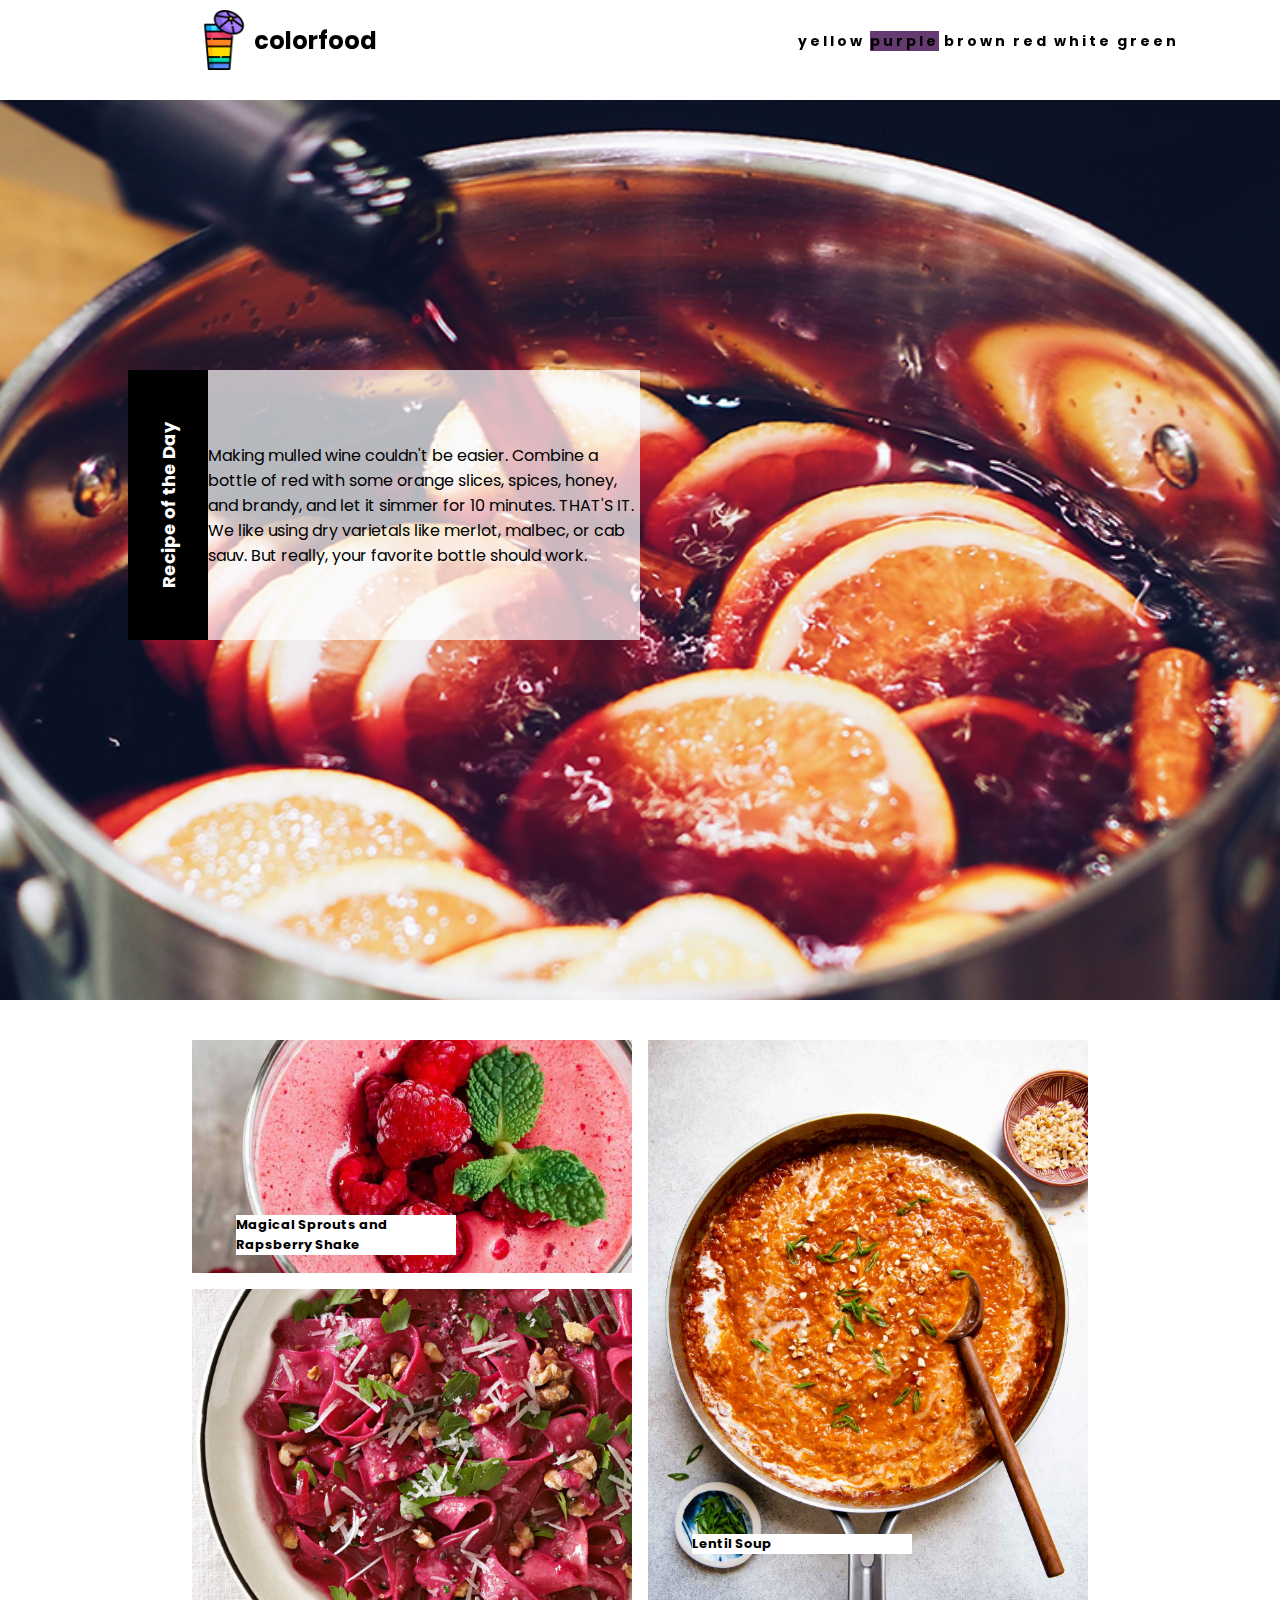
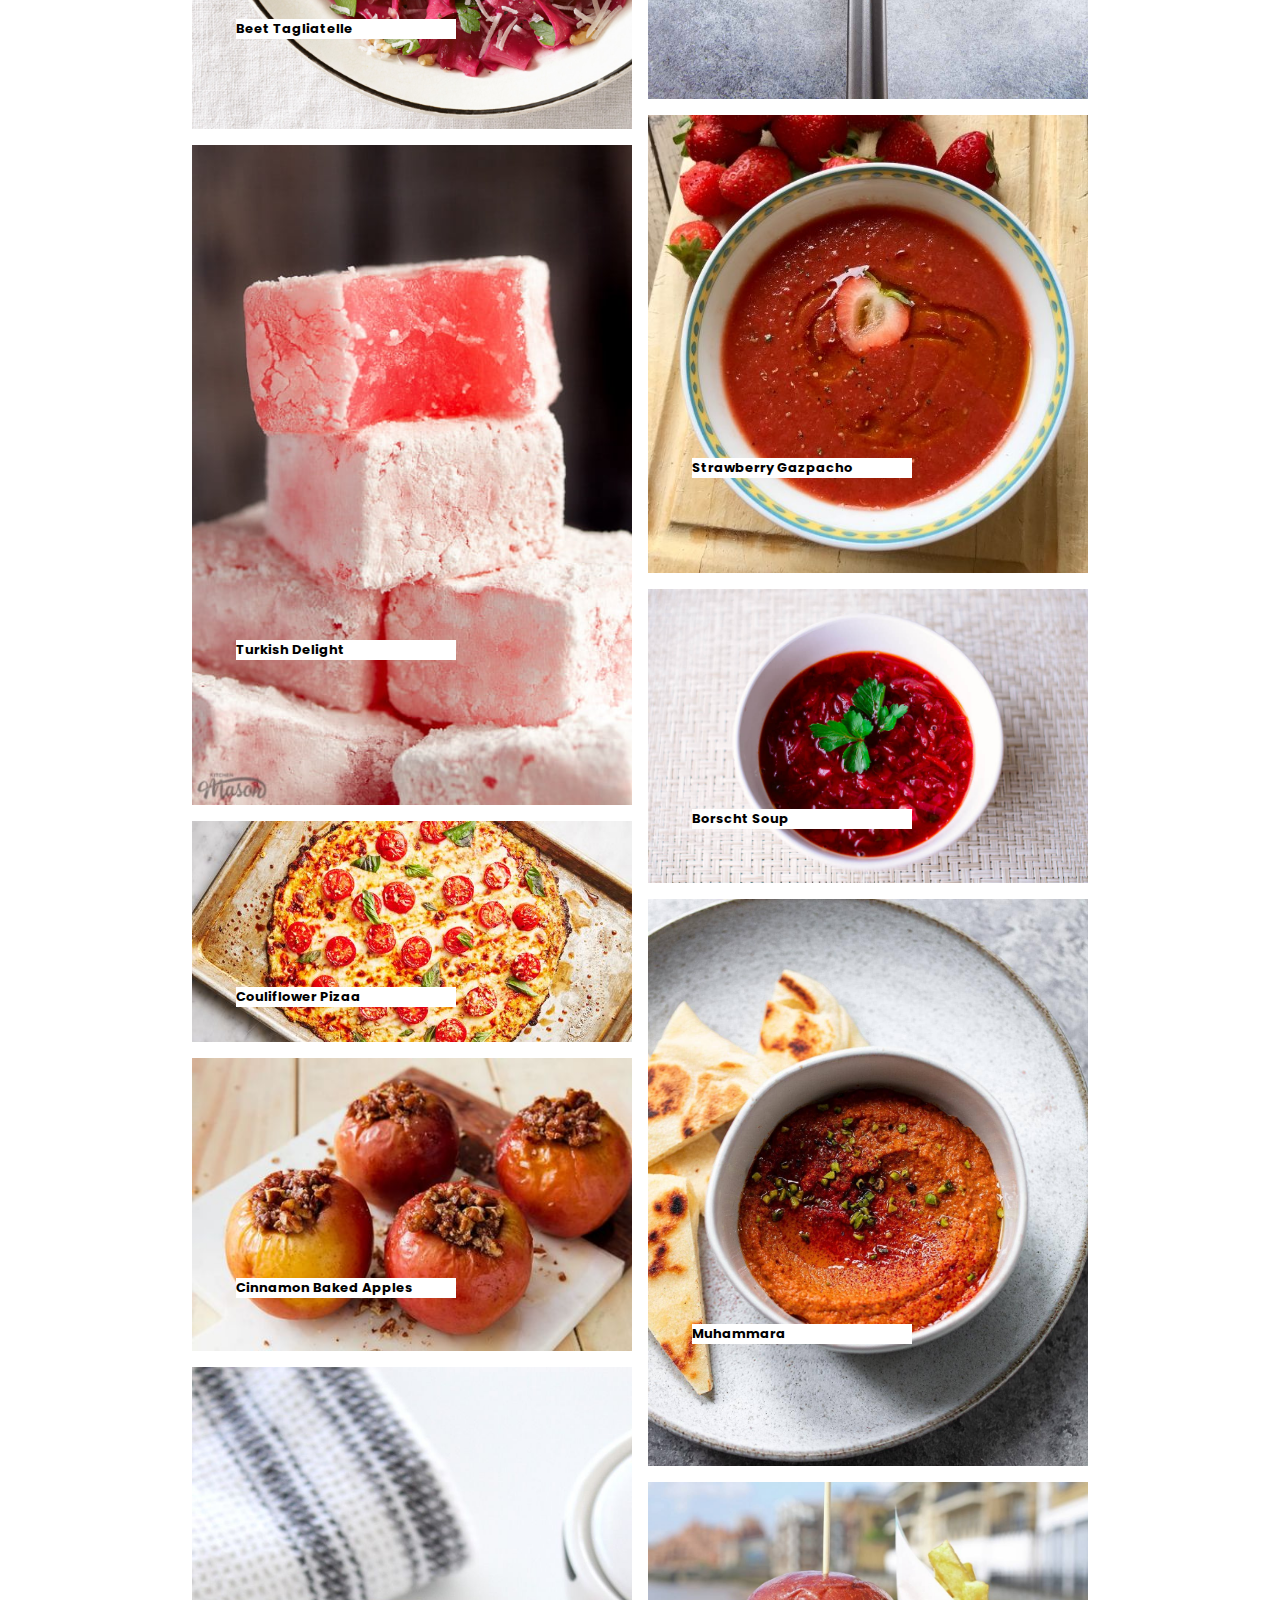
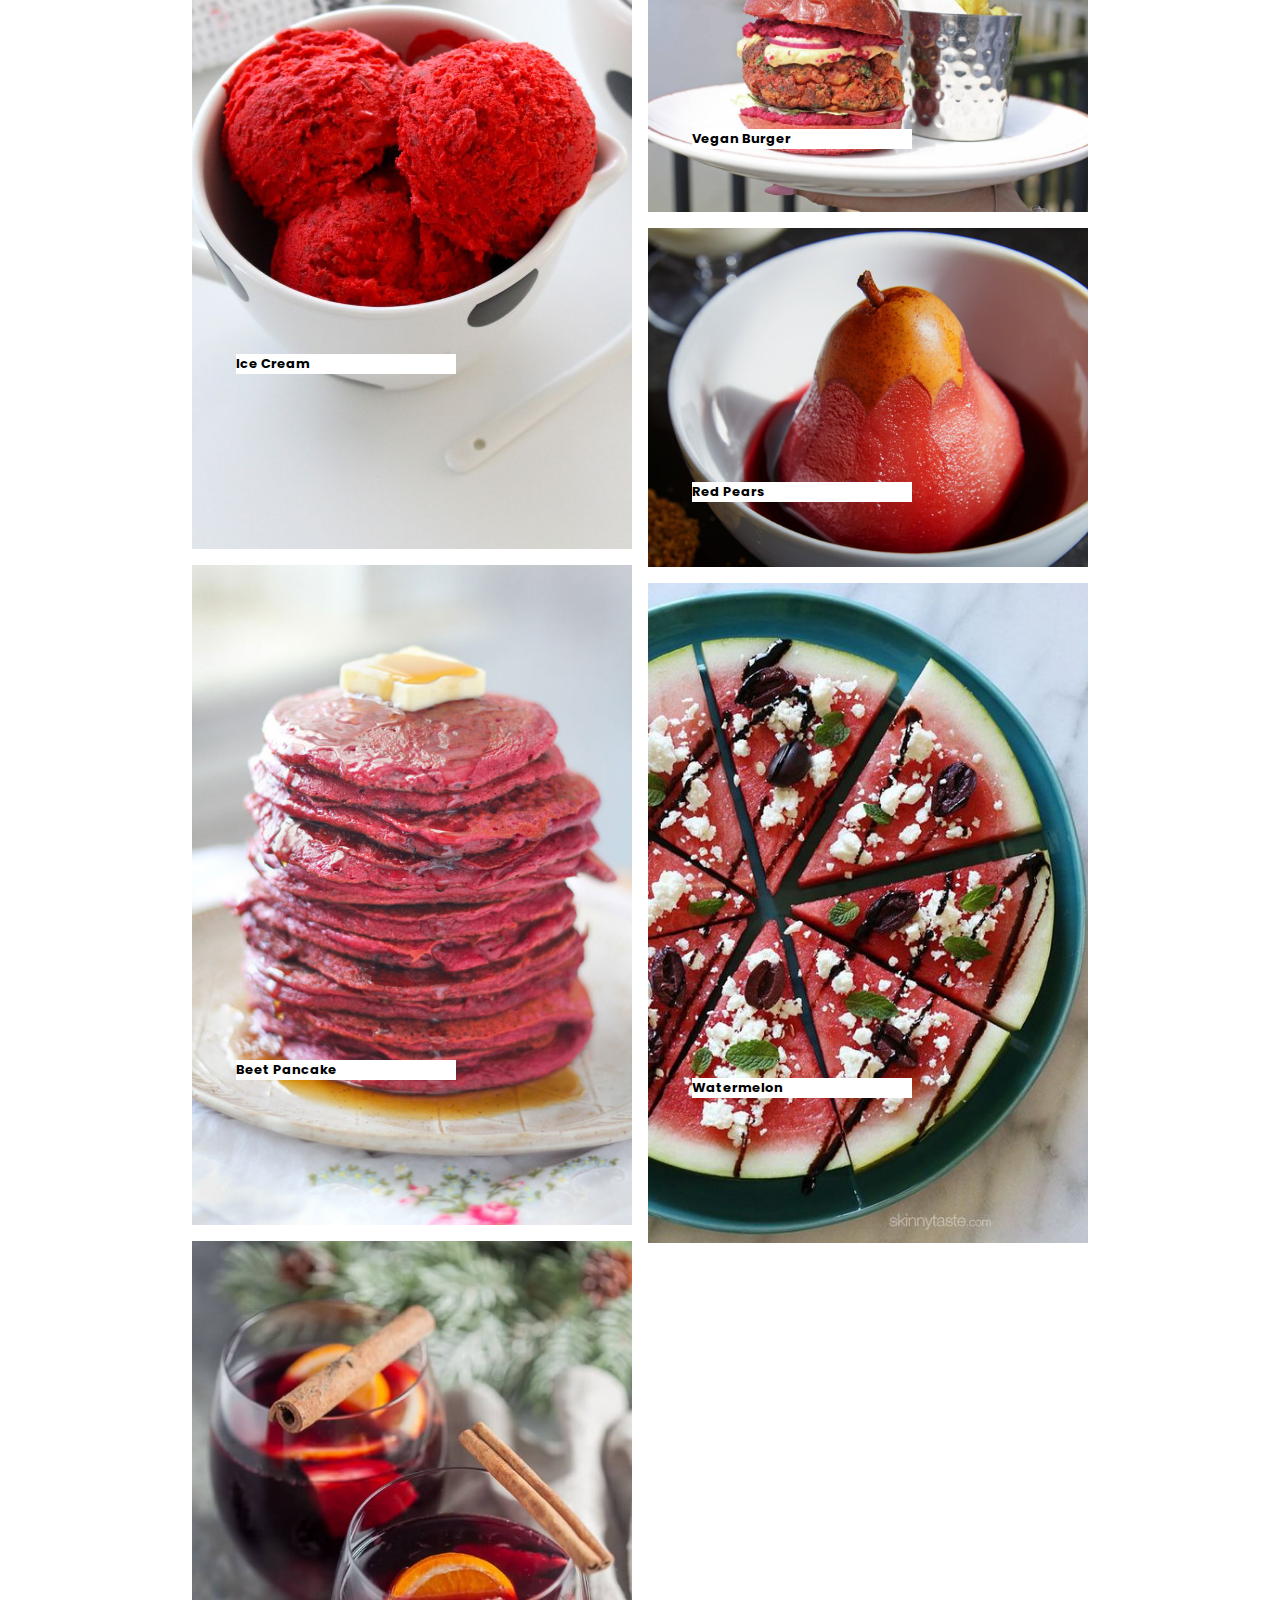
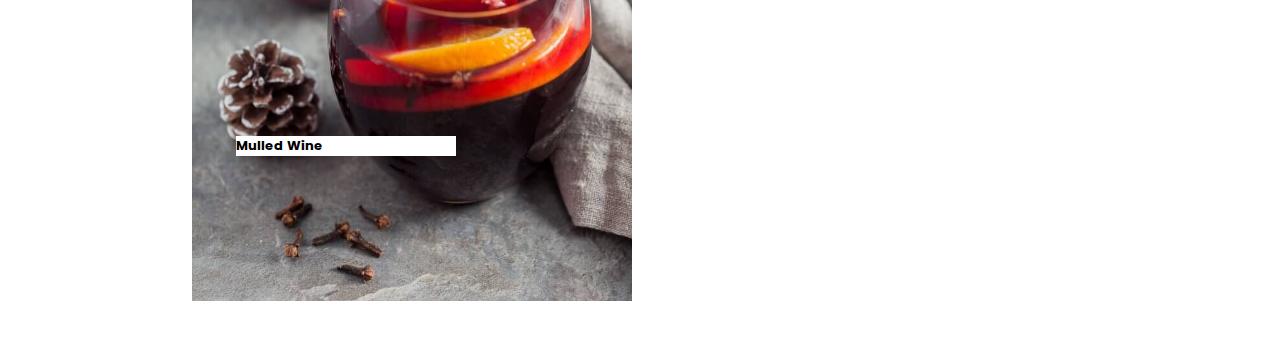
<file: purplerecipies.html>
<!DOCTYPE html>
<html lang="en">
<head>
    <meta charset="UTF-8">
    <meta name="viewport" content="width=device-width, initial-scale=1.0">
    <title>colourfood</title>
    <link rel="stylesheet" type="text/css" href="./redrecipe.css">
    <link rel="stylesheet" href="styleshomepage.css" />
    <link href="https://fonts.googleapis.com/css2?family=Poppins:ital,wght@0,100;0,200;0,300;0,400;0,500;0,600;0,700;0,800;0,900;1,100;1,200;1,300;1,400;1,500;1,600;1,700;1,800;1,900&display=swap" rel="stylesheet">
    <script src="https://code.jquery.com/jquery-3.5.1.js"></script>
    <script type="text/javascript">
        $(window).on('scroll', function(){
            if($(window).scrollTop()){
                $('nav').addClass('nav-effect');
            }
            else 
            {
                $('nav').removeClass('nav-effect');
            }
        })
    </script>
</head>

<body>
        <header> 
            <nav class="navbar">
                <div class="logo">
                    <img src="./src/cocktailIcon.png" alt="foodlogo">
                    <h2>colorfood</h2>
                </div>
                <ul>
                    <li><a class="navyellow" href="./yellowrecipies.html">yellow</a></li>
                    <li><a class="navpurple page" href="./purplerecipies.html">purple</a></li>
                    <li><a class="navbrown" href="./brownrecipies.html">brown</a></li>
                    <li><a class="navred" href="./redrecipe.html">red</a></li>
                    <li><a class="navwhite" href="./whiterecipies.html">white</a></li>
                    <li><a class="navgreen" href="./greenrecipies.html">green</a></li>
                </ul>
            </nav>
           
    </header>

    
    <main>
        <div class="banner">
            <img src="./assets/MulledWine.jpg"/>
              <div class='recipeofthedaydesc' >
                      <div class="recipeofthedaybanner">
                           <p>Recipe of the Day</p>
                      </div>
                      <div class="recipeoftheday">
                           <p>Making mulled wine couldn't be easier. Combine a bottle of red with some orange slices, spices, honey, and brandy, and let it simmer for 10 minutes. THAT'S IT. We like using dry varietals like merlot, malbec, or cab sauv. But really, your favorite bottle should work.</p>
                      </div>
              </div>
          </div>
      </div>

        <div class= "masonry">

            <a class="recipeLink" href="recipe-page.html"><div class="container">
                <img src="./assets/Raspberry-Smoothie.jpg" />
                <div class="recipedescription hide"><p>Magical Sprouts and Rapsberry Shake</p></div>
                <a href="https://www.pinterest.com/" class="pinterest hide"><img src="assets/pinterest-social-logo-pngrepo-com.png"></a> 
            </div> </a>
            <div class="container">
                <img src="./assets/beet-tagliatelle-with-walnuts.jpg" />
                <div class="recipedescription hide"><p>Beet Tagliatelle</p></div>
                <a href="https://www.pinterest.com/" class="pinterest hide"><img src="assets/pinterest-social-logo-pngrepo-com.png"></a> 
            </div>
            <div class="container">
                <img src="./assets/Turkish-Delight-Recipe.jpg" />
                <div class="recipedescription hide"><p>Turkish Delight</p></div>
                <a href="https://www.pinterest.com/" class="pinterest hide"><img src="assets/pinterest-social-logo-pngrepo-com.png"></a> 
            </div>
            <div class="container">
                <img src="./assets/cauliflower-pizza.jpg" />
                <div class="recipedescription hide"><p>Couliflower Pizaa</p></div>
                <a href="https://www.pinterest.com/" class="pinterest hide"><img src="assets/pinterest-social-logo-pngrepo-com.png"></a> 
            </div>
            <div class="container">
                <img src="./assets/cinnamon-baked-apples.jpg" />
                <div class="recipedescription hide"><p>Cinnamon Baked Apples</p></div>
                <a href="https://www.pinterest.com/" class="pinterest hide"><img src="assets/pinterest-social-logo-pngrepo-com.png"></a> 
            </div>
            <div class="container">
                <img src="./assets/ice-cream.jpg" />
                <div class="recipedescription hide"><p>Ice Cream</p></div>
                <a href="https://www.pinterest.com/" class="pinterest hide"><img src="assets/pinterest-social-logo-pngrepo-com.png"></a> 
            </div>
            <div class="container">
                <img src="./assets/beetpancake.jpg" />
                <div class="recipedescription hide"><p>Beet Pancake</p></div>
                <a href="https://www.pinterest.com/" class="pinterest hide"><img src="assets/pinterest-social-logo-pngrepo-com.png"></a> 
            </div>
            <div class="container">
                <img src="./assets/Mulled-wine.jpg" />
                <div class="recipedescription hide"><p>Mulled Wine</p></div>
                <a href="https://www.pinterest.com/" class="pinterest hide"><img src="assets/pinterest-social-logo-pngrepo-com.png"></a> 
            </div>
            <div class="container">
                <img src="./assets/lentilsoup.jpg" />
                <div class="recipedescription hide"><p>Lentil Soup</p></div>
                <a href="https://www.pinterest.com/" class="pinterest hide"><img src="assets/pinterest-social-logo-pngrepo-com.png"></a> 
            </div>
            <div class="container">
                <img src="./assets/Strawberry-Gazpacho.jpg" />
                <div class="recipedescription hide"><p>Strawberry Gazpacho</p></div>
                <a href="https://www.pinterest.com/" class="pinterest hide"><img src="assets/pinterest-social-logo-pngrepo-com.png"></a> 
            </div>
            <div class="container">
                <img src="./assets/Red-Borscht-Recipe.jpg" />
                <div class="recipedescription hide"><p>Borscht Soup</p></div>
                <a href="https://www.pinterest.com/" class="pinterest hide"><img src="assets/pinterest-social-logo-pngrepo-com.png"></a> 
            </div>
            <div class="container">
                <img src="./assets/muammara.jpg" />
                <div class="recipedescription hide"><p>Muhammara</p></div>
                <a href="https://www.pinterest.com/" class="pinterest hide"><img src="assets/pinterest-social-logo-pngrepo-com.png"></a> 
            </div>
            <div class="container">
                <img src="./assets/Vegan-Burger.jpg" />
                <div class="recipedescription hide"><p>Vegan Burger</p></div>
                <a href="https://www.pinterest.com/" class="pinterest hide"><img src="assets/pinterest-social-logo-pngrepo-com.png"></a> 
            </div>
            <div class="container">
                <img src="./assets/pear.jpg" />
                <div class="recipedescription hide"><p>Red Pears</p></div>
                <a href="https://www.pinterest.com/" class="pinterest hide"><img src="assets/pinterest-social-logo-pngrepo-com.png"></a> 
            </div> 
            <div class="container">
                <img src="./assets/watermelon.jpg" />
                <div class="recipedescription hide"><p>Watermelon</p></div>
                <a href="https://www.pinterest.com/" class="pinterest hide"><img src="assets/pinterest-social-logo-pngrepo-com.png"></a> 
            </div>

            </div><!--masonrygrid-->

        </div><!--Main Container-->      
        
    </main>

<!--
    <footer>
        <div></div>
    </footer>
-->
</body>
</html>
</file>
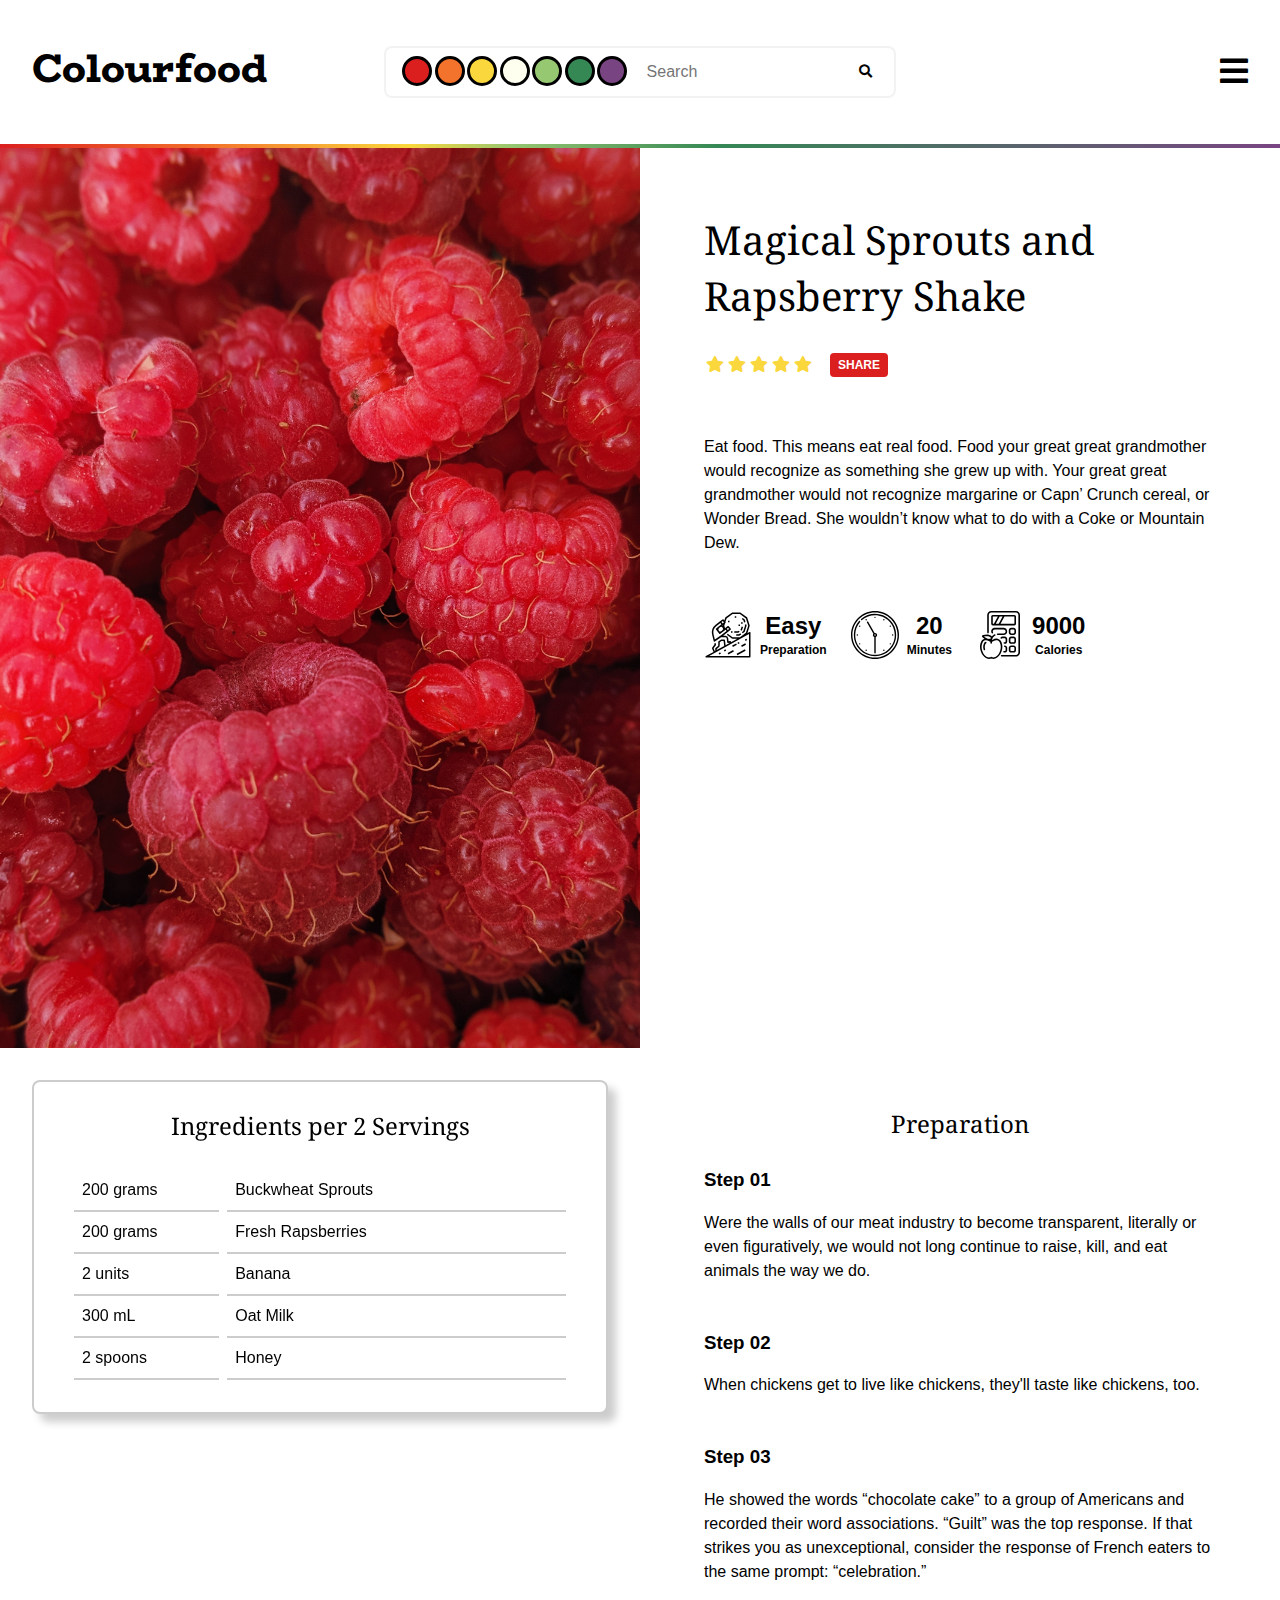
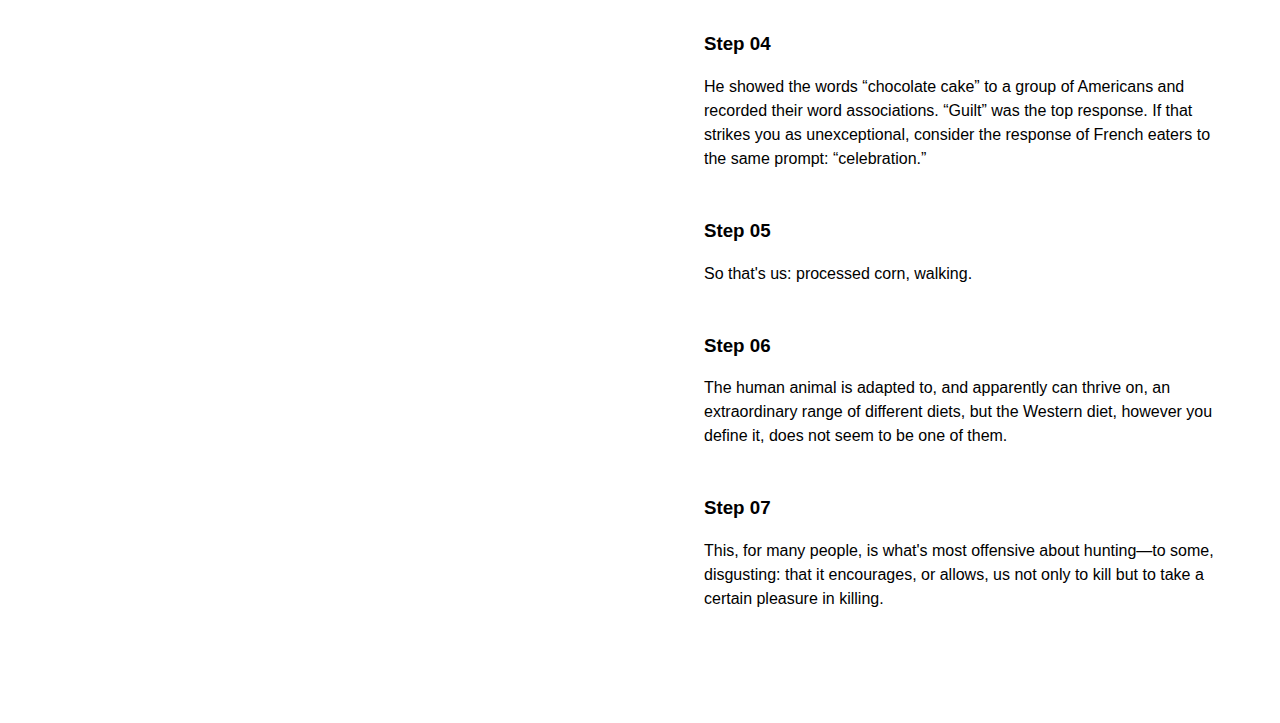
<file: recipe-page-alt-menu.html>
<!DOCTYPE html>
<html lang="en">
  <head>
    <meta charset="UTF-8" />
    <meta name="viewport" content="width=device-width, initial-scale=1.0" />
    <meta http-equiv="X-UA-Compatible" content="ie=edge" />
    <!-- links -->

    <link rel="preconnect" href="https://fonts.gstatic.com" />
    <link
      href="https://fonts.googleapis.com/css2?family=BioRhyme:wght@400;800&display=swap"
      rel="stylesheet"
    />
    <link
      href="https://fonts.googleapis.com/css2?family=Noto+Serif:wght@700&display=swap"
      rel="stylesheet"
    />
    <link
      rel="stylesheet"
      href="https://cdnjs.cloudflare.com/ajax/libs/font-awesome/5.15.1/css/all.min.css"
    />

    <link rel="stylesheet" href="style-recipe-page-alt.css" />

    <title>Colourfood Recipe</title>
  </head>
  <body>
    <header>
      <nav class="navbar">
        <div class="logo">
          <a class="logo-link" href="index.html">Colourfood </a>
        </div>

        <div class="search-container">
          <ul>
            <li>
              <div class="round red">
                <input type="checkbox" id="checkbox1" />
                <label for="checkbox1"></label>
              </div>
            </li>

            <li>
              <div class="round orange">
                <input type="checkbox" id="checkbox2" />
                <label for="checkbox2"></label>
              </div>
            </li>

            <li>
              <div class="round yellow">
                <input type="checkbox" id="checkbox3" />
                <label for="checkbox3"></label>
              </div>
            </li>

            <li>
              <div class="round white">
                <input type="checkbox" id="checkbox4" />
                <label for="checkbox4"></label>
              </div>
            </li>

            <li>
              <div class="round lightgreen">
                <input type="checkbox" id="checkbox5" />
                <label for="checkbox5"></label>
              </div>
            </li>

            <li>
              <div class="round green">
                <input type="checkbox" id="checkbox6" />
                <label for="checkbox6"></label>
              </div>
            </li>

            <li>
              <div class="round purple">
                <input type="checkbox" id="checkbox7" />
                <label for="checkbox7"></label>
              </div>
            </li>

            <li>
              <div class="form-container">
                <form
                  id="search-form"
                  class="form-inline"
                  role="form"
                  method="post"
                  action="//www.google.com/search"
                  target="_blank"
                >
                  <div class="input-group">
                    <input
                      id="search-input"
                      type="text"
                      class="form-control search-form"
                      placeholder="Search"
                    />

                    <span class="input-group-btn">
                      <button
                        type="submit"
                        class="btn btn-primary search-btn"
                        data-target="#search-form"
                        name="q"
                      >
                        <i class="fas fa-search"></i>
                      </button>
                    </span>
                  </div>
                </form>
              </div>
            </li>
          </ul>
        </div>

        <div class="hamburguer">
          <i class="fas fa-bars"></i>
        </div>
      </nav>
    </header>

    <!-- ------------------- -->

    <main>
      <div class="separator"></div>

      <div class="rcp-summary">
        <!-- HEADER IMAGE COLUMN -->
        <div class="column">
          <div class="rcp-image column"></div>
        </div>

        <!-- HEADER TEXT COLUMN -->
        <div class="column">
          <div class="rcp-details gnrl-padding">
            <h1 class="rcp-title">Magical Sprouts and Rapsberry Shake</h1>

            <div class="stars">
              <span class="star"><i class="fas fa-star"></i></span>
              <span class="star"><i class="fas fa-star"></i></span>
              <span class="star"><i class="fas fa-star"></i></span>
              <span class="star"><i class="fas fa-star"></i></span>
              <span class="star"><i class="fas fa-star"></i></span>
              <a class="share-btn" href="#">SHARE</a>
            </div>

            <p class="rcp-description">
              Eat food. This means eat real food. Food your great great
              grandmother would recognize as something she grew up with. Your
              great great grandmother would not recognize margarine or Capn’
              Crunch cereal, or Wonder Bread. She wouldn’t know what to do with
              a Coke or Mountain Dew.
            </p>
            <div class="p-infos-wrapper">
              <div class="pratical-infos">
                <div>
                  <img src="images\hard-work.svg" />
                </div>
                <div>
                  <div class="info">Easy</div>
                  <div class="info-categorie">Preparation</div>
                </div>
              </div>

              <div class="pratical-infos">
                <div>
                  <img src="images\wall-clock.svg" />
                </div>
                <div>
                  <div class="info">20</div>
                  <div class="info-categorie">Minutes</div>
                </div>
              </div>

              <div class="pratical-infos">
                <div>
                  <img src="images\calculator.svg" />
                </div>
                <div>
                  <div class="info">9000</div>
                  <div class="info-categorie">Calories</div>
                </div>
              </div>
            </div>
          </div>
        </div>
      </div>
      <div class="rcp-content">
        <div class="column">
          <div class="ingredients-content gnrl-padding">
            <h2>Ingredients per 2 Servings</h2>
            <div>
              <table>
                <tbody>
                  <tr>
                    <td class="quantity">200 grams</td>
                    <td class="ingredient">Buckwheat Sprouts</td>
                  </tr>
                  <tr>
                    <td class="quantity">200 grams</td>
                    <td class="ingredient">Fresh Rapsberries</td>
                  </tr>
                  <tr>
                    <td class="quantity">2 units</td>
                    <td class="ingredient">Banana</td>
                  </tr>
                  <tr>
                    <td class="quantity">300 mL</td>
                    <td class="ingredient">Oat Milk</td>
                  </tr>
                  <tr>
                    <td class="quantity">2 spoons</td>
                    <td class="ingredient">Honey</td>
                  </tr>
                </tbody>
              </table>
            </div>
          </div>
        </div>
        <div class="column">
          <div class="rcp-steps gnrl-padding">
            <h2>Preparation</h2>
            <div>
              <h3>
                <span>Step 01</span>
              </h3>
              <p>
                Were the walls of our meat industry to become transparent,
                literally or even figuratively, we would not long continue to
                raise, kill, and eat animals the way we do.
              </p>

              <h3>
                <span>Step 02</span>
              </h3>
              <p>
                When chickens get to live like chickens, they'll taste like
                chickens, too.
              </p>

              <h3>
                <span>Step 03</span>
              </h3>
              <p>
                He showed the words “chocolate cake” to a group of Americans and
                recorded their word associations. “Guilt” was the top response.
                If that strikes you as unexceptional, consider the response of
                French eaters to the same prompt: “celebration.”
              </p>

              <h3>
                <span>Step 04</span>
              </h3>
              <p>
                He showed the words “chocolate cake” to a group of Americans and
                recorded their word associations. “Guilt” was the top response.
                If that strikes you as unexceptional, consider the response of
                French eaters to the same prompt: “celebration.”
              </p>

              <h3>
                <span>Step 05</span>
              </h3>
              <p>So that's us: processed corn, walking.</p>

              <h3>
                <span>Step 06</span>
              </h3>
              <p>
                The human animal is adapted to, and apparently can thrive on, an
                extraordinary range of different diets, but the Western diet,
                however you define it, does not seem to be one of them.
              </p>

              <h3>
                <span>Step 07</span>
              </h3>
              <p>
                This, for many people, is what's most offensive about hunting—to
                some, disgusting: that it encourages, or allows, us not only to
                kill but to take a certain pleasure in killing.
              </p>
            </div>
          </div>
        </div>
      </div>
    </main>
  </body>
</html>
</file>
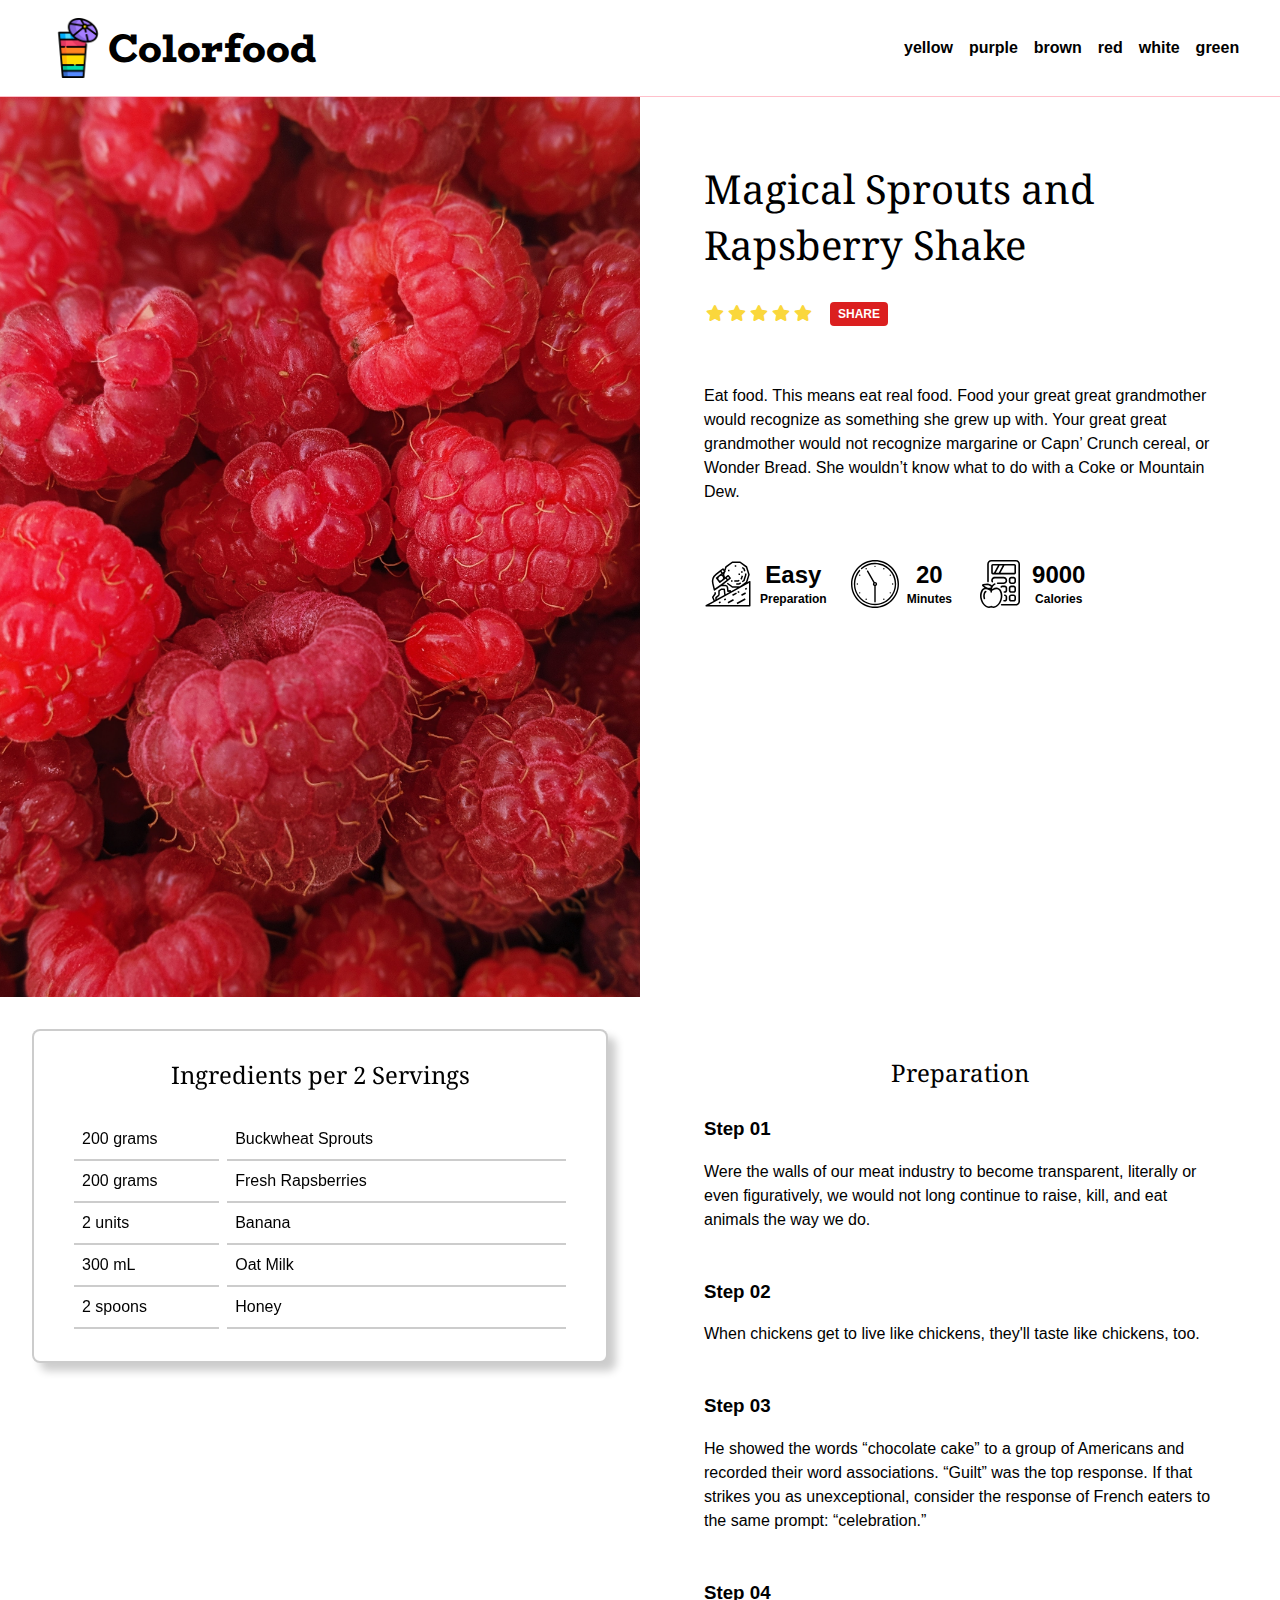
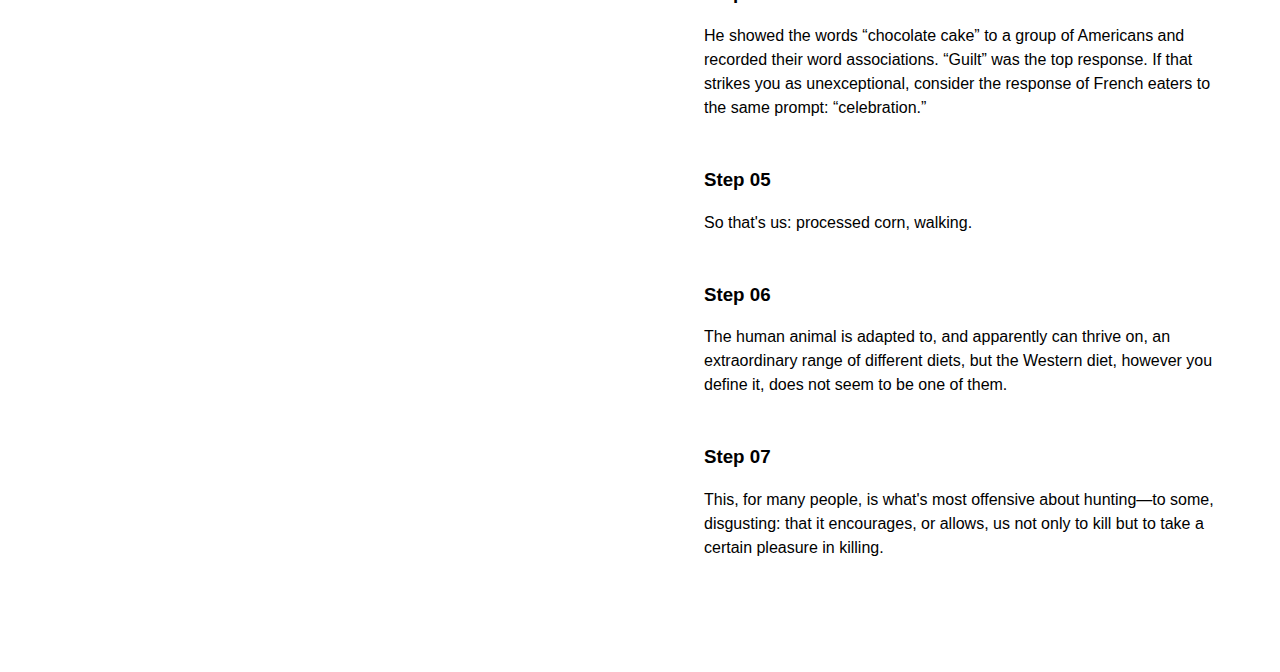
<file: recipe-page.html>
<!DOCTYPE html>
<html lang="en">
  <head>
    <meta charset="UTF-8" />
    <meta name="viewport" content="width=device-width, initial-scale=1.0" />
    <meta http-equiv="X-UA-Compatible" content="ie=edge" />
    <!-- links -->

    <link rel="preconnect" href="https://fonts.gstatic.com" />
    <link
      href="https://fonts.googleapis.com/css2?family=BioRhyme:wght@400;800&display=swap"
      rel="stylesheet"
    />
    <link
      href="https://fonts.googleapis.com/css2?family=Noto+Serif:wght@700&display=swap"
      rel="stylesheet"
    />
    <link
      rel="stylesheet"
      href="https://cdnjs.cloudflare.com/ajax/libs/font-awesome/5.15.1/css/all.min.css"
    />

    <!-- CSS -->
    <link rel="stylesheet" href="style-recipe-page.css" />
    <link rel="stylesheet" href="kathleen-navbar-style.css" />

    <title>Colourfood Recipe</title>
  </head>
  <body>
    <header>
      <nav class="navbar">
        <div class="logo">
          <img src="./images/cocktailIcon.png" alt="foodlogo" />
          <a class="logolink" href="index.html">Colorfood</a>
        </div>
        <div class="menu-items">
          <ul>
            <li>
              <a class="navyellow" href="./yellowrecipies.html">yellow</a>
            </li>
            <li>
              <a class="navpurple" href="./purplerecipies.html">purple</a>
            </li>
            <li><a class="navbrown" href="./brownrecipies.html">brown</a></li>
            <li><a class="navred" href="./redrecipe.html">red</a></li>
            <li><a class="navwhite" href="./whiterecipies.html">white</a></li>
            <li><a class="navgreen" href="./greenrecipies.html">green</a></li>
            <span class="hamburguer">
              <i class="fas fa-bars"></i>
            </span>
          </ul>
        </div>
      </nav>
    </header>

    <!-- ------------------- -->

    <main>
      <!-- <div class="separator"></div> -->

      <div class="rcp-summary">
        <!-- HEADER IMAGE COLUMN -->
        <div class="column">
          <div class="rcp-image column"></div>
        </div>

        <!-- HEADER TEXT COLUMN -->
        <div class="column">
          <div class="rcp-details gnrl-padding">
            <h1 class="rcp-title">Magical Sprouts and Rapsberry Shake</h1>

            <div class="stars">
              <span class="star"><i class="fas fa-star"></i></span>
              <span class="star"><i class="fas fa-star"></i></span>
              <span class="star"><i class="fas fa-star"></i></span>
              <span class="star"><i class="fas fa-star"></i></span>
              <span class="star"><i class="fas fa-star"></i></span>
              <a class="share-btn" href="#">SHARE</a>
            </div>

            <p class="rcp-description">
              Eat food. This means eat real food. Food your great great
              grandmother would recognize as something she grew up with. Your
              great great grandmother would not recognize margarine or Capn’
              Crunch cereal, or Wonder Bread. She wouldn’t know what to do with
              a Coke or Mountain Dew.
            </p>
            <div class="p-infos-wrapper">
              <div class="pratical-infos">
                <div>
                  <img src="images\hard-work.svg" />
                </div>
                <div>
                  <div class="info">Easy</div>
                  <div class="info-categorie">Preparation</div>
                </div>
              </div>

              <div class="pratical-infos">
                <div>
                  <img src="images\wall-clock.svg" />
                </div>
                <div>
                  <div class="info">20</div>
                  <div class="info-categorie">Minutes</div>
                </div>
              </div>

              <div class="pratical-infos">
                <div>
                  <img src="images\calculator.svg" />
                </div>
                <div>
                  <div class="info">9000</div>
                  <div class="info-categorie">Calories</div>
                </div>
              </div>
            </div>
          </div>
        </div>
      </div>
      <div class="rcp-content">
        <div class="column">
          <div class="ingredients-content gnrl-padding">
            <h2>Ingredients per 2 Servings</h2>
            <div>
              <table>
                <tbody>
                  <tr>
                    <td class="quantity">200 grams</td>
                    <td class="ingredient">Buckwheat Sprouts</td>
                  </tr>
                  <tr>
                    <td class="quantity">200 grams</td>
                    <td class="ingredient">Fresh Rapsberries</td>
                  </tr>
                  <tr>
                    <td class="quantity">2 units</td>
                    <td class="ingredient">Banana</td>
                  </tr>
                  <tr>
                    <td class="quantity">300 mL</td>
                    <td class="ingredient">Oat Milk</td>
                  </tr>
                  <tr>
                    <td class="quantity">2 spoons</td>
                    <td class="ingredient">Honey</td>
                  </tr>
                </tbody>
              </table>
            </div>
          </div>
        </div>
        <div class="column">
          <div class="rcp-steps gnrl-padding">
            <h2>Preparation</h2>
            <div>
              <h3>
                <span>Step 01</span>
              </h3>
              <p>
                Were the walls of our meat industry to become transparent,
                literally or even figuratively, we would not long continue to
                raise, kill, and eat animals the way we do.
              </p>

              <h3>
                <span>Step 02</span>
              </h3>
              <p>
                When chickens get to live like chickens, they'll taste like
                chickens, too.
              </p>

              <h3>
                <span>Step 03</span>
              </h3>
              <p>
                He showed the words “chocolate cake” to a group of Americans and
                recorded their word associations. “Guilt” was the top response.
                If that strikes you as unexceptional, consider the response of
                French eaters to the same prompt: “celebration.”
              </p>

              <h3>
                <span>Step 04</span>
              </h3>
              <p>
                He showed the words “chocolate cake” to a group of Americans and
                recorded their word associations. “Guilt” was the top response.
                If that strikes you as unexceptional, consider the response of
                French eaters to the same prompt: “celebration.”
              </p>

              <h3>
                <span>Step 05</span>
              </h3>
              <p>So that's us: processed corn, walking.</p>

              <h3>
                <span>Step 06</span>
              </h3>
              <p>
                The human animal is adapted to, and apparently can thrive on, an
                extraordinary range of different diets, but the Western diet,
                however you define it, does not seem to be one of them.
              </p>

              <h3>
                <span>Step 07</span>
              </h3>
              <p>
                This, for many people, is what's most offensive about hunting—to
                some, disgusting: that it encourages, or allows, us not only to
                kill but to take a certain pleasure in killing.
              </p>
            </div>
          </div>
        </div>
      </div>
    </main>
  </body>
</html>
</file>
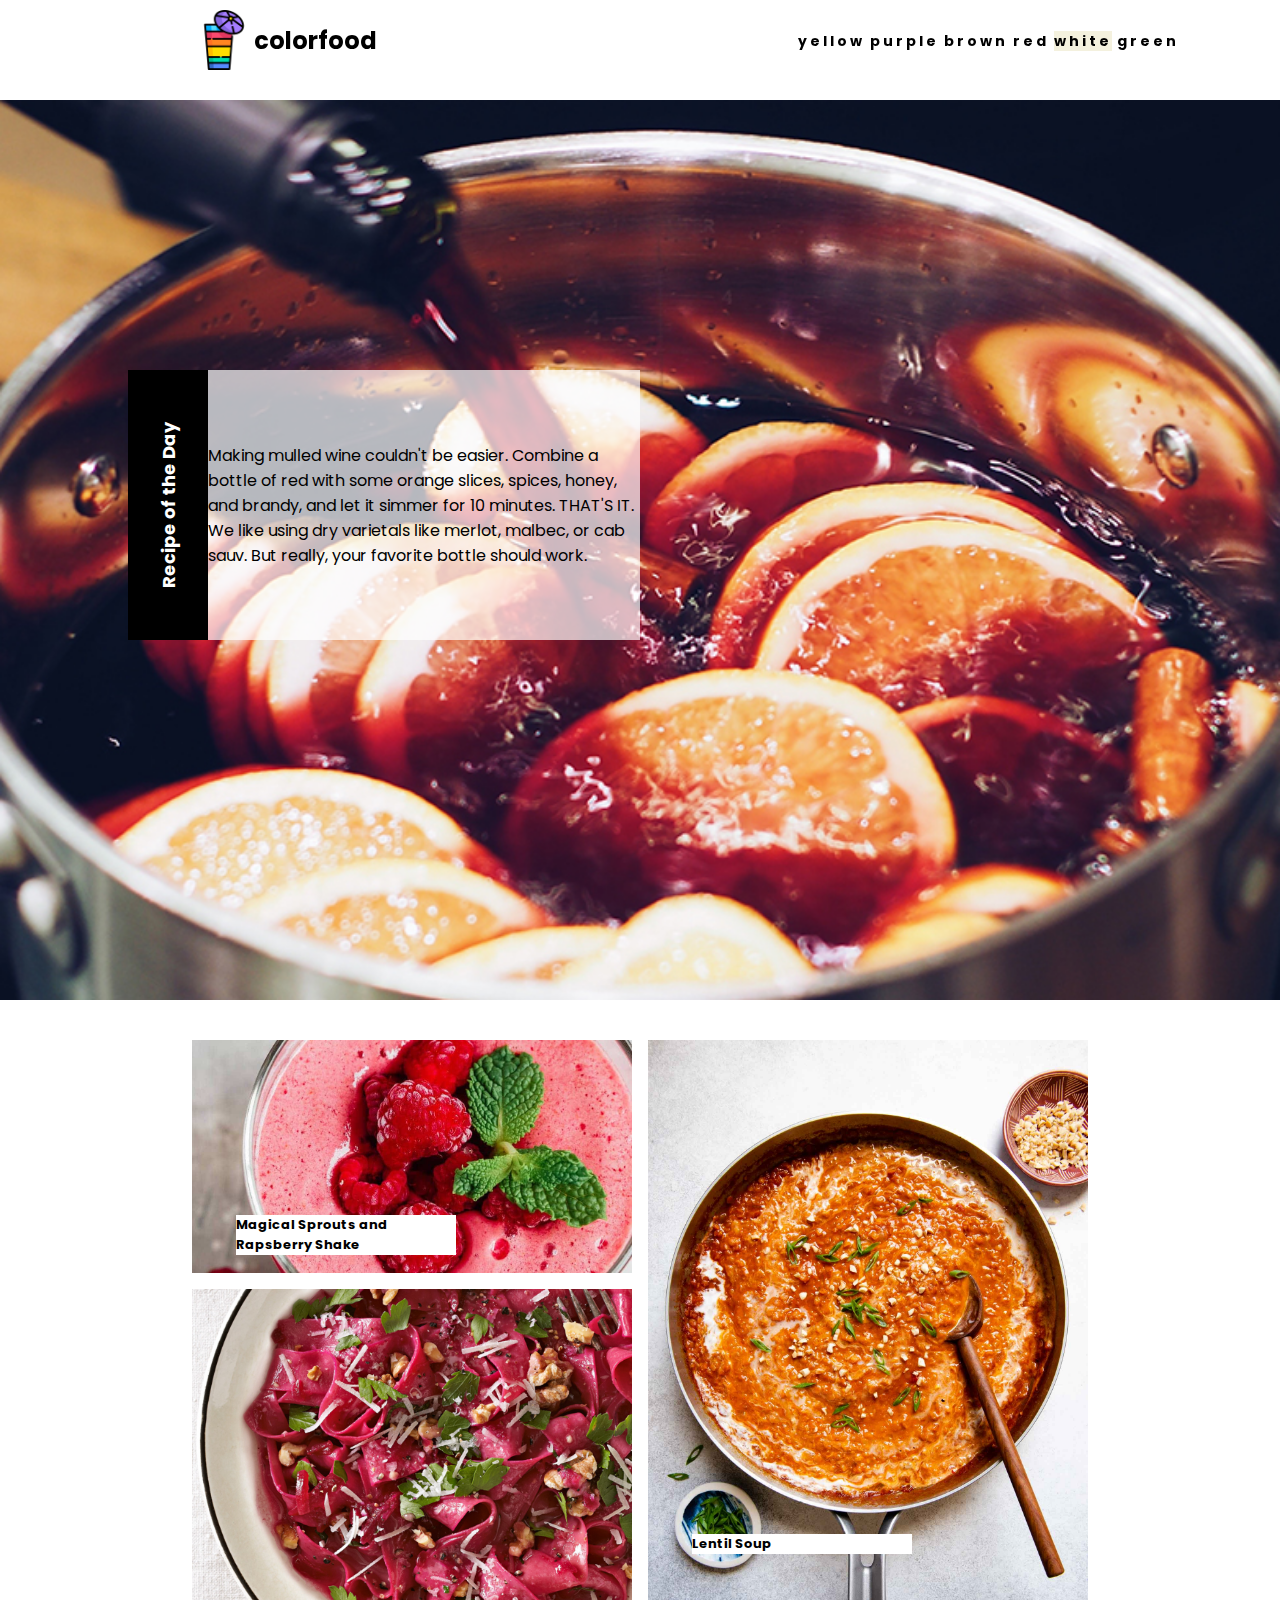
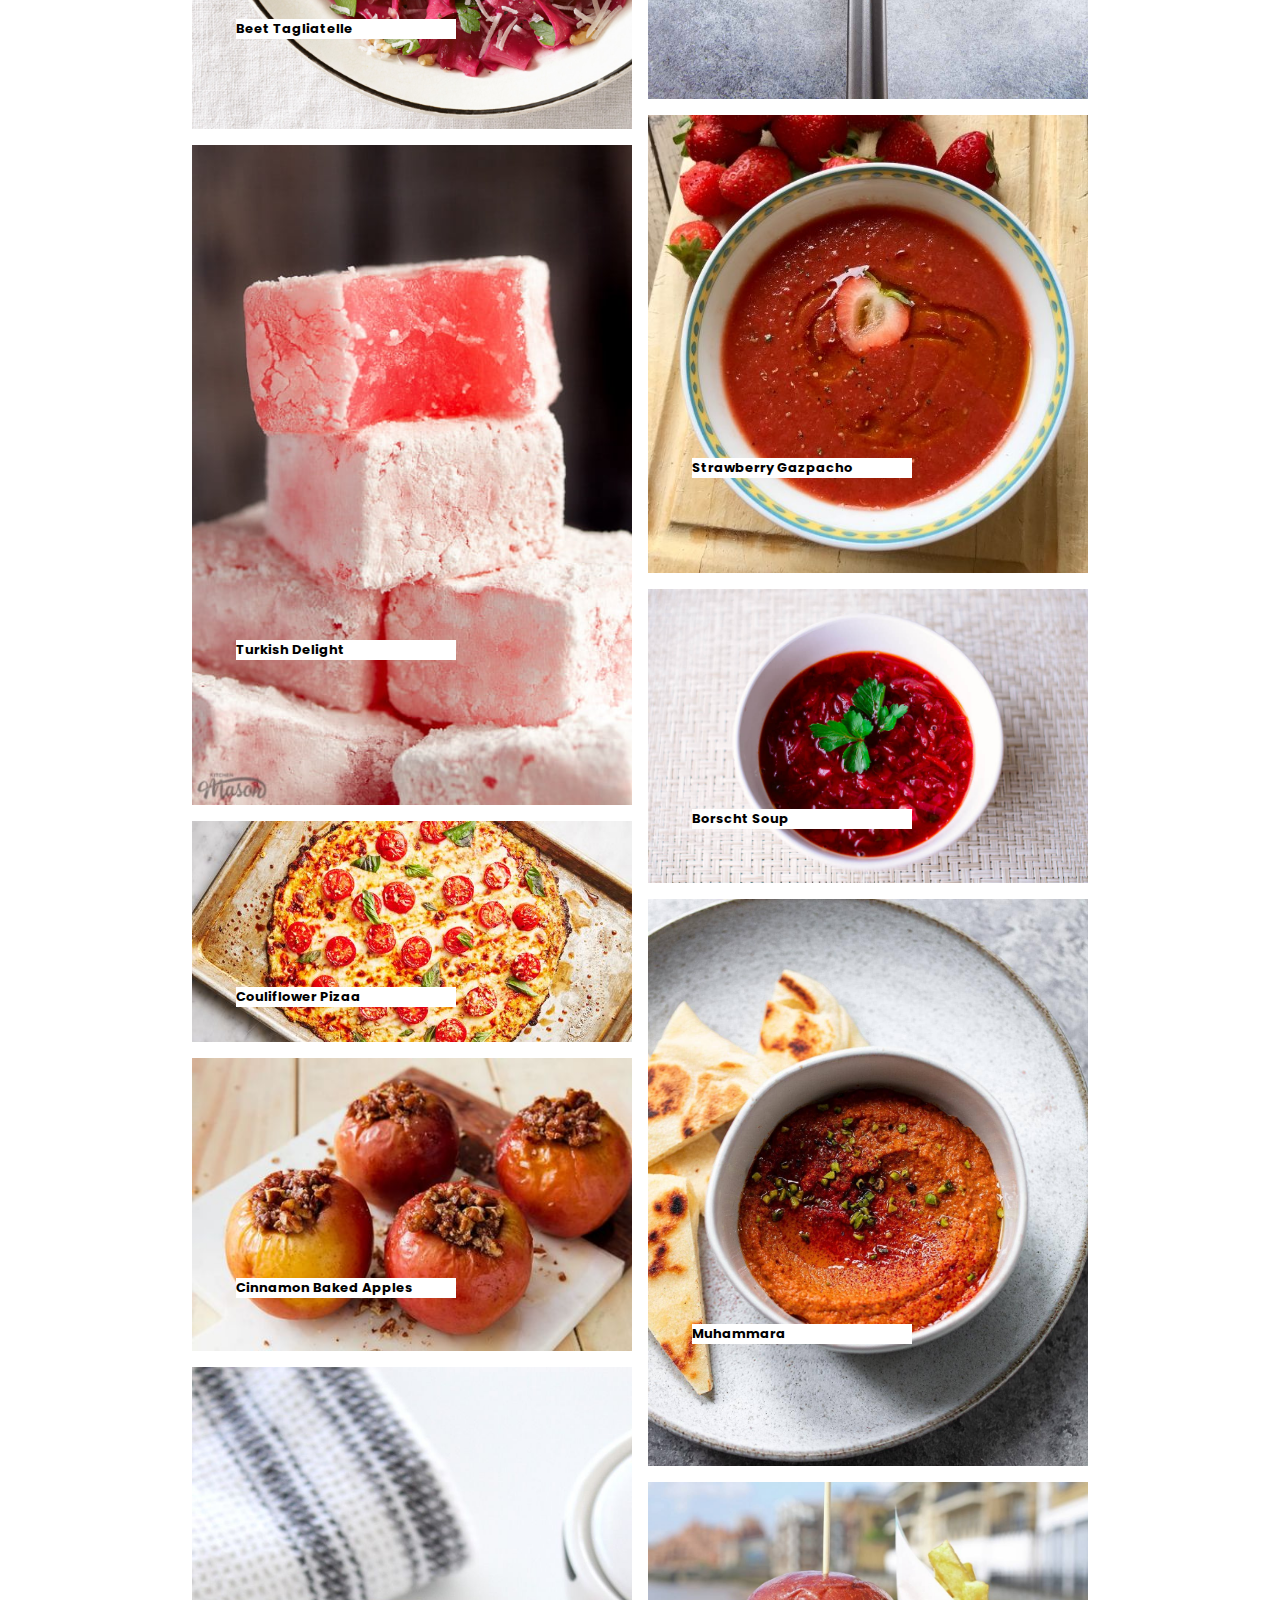
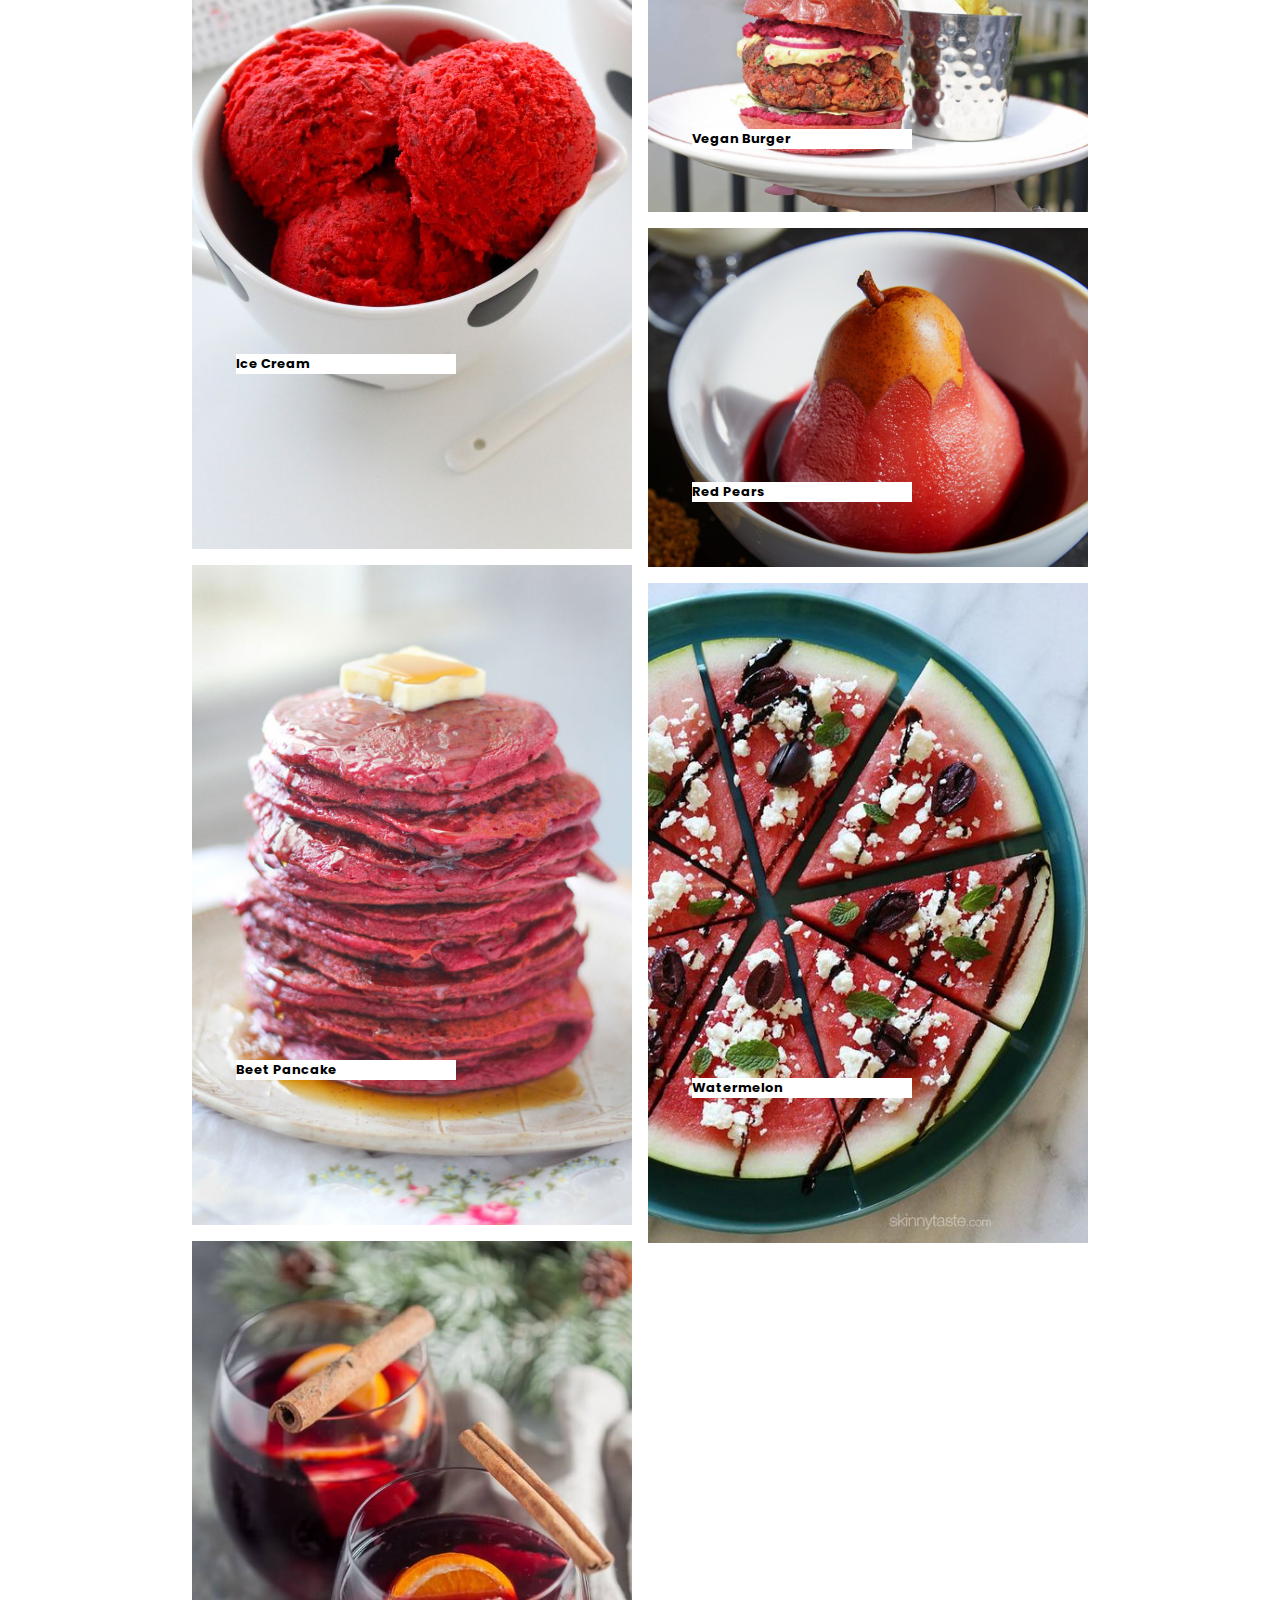
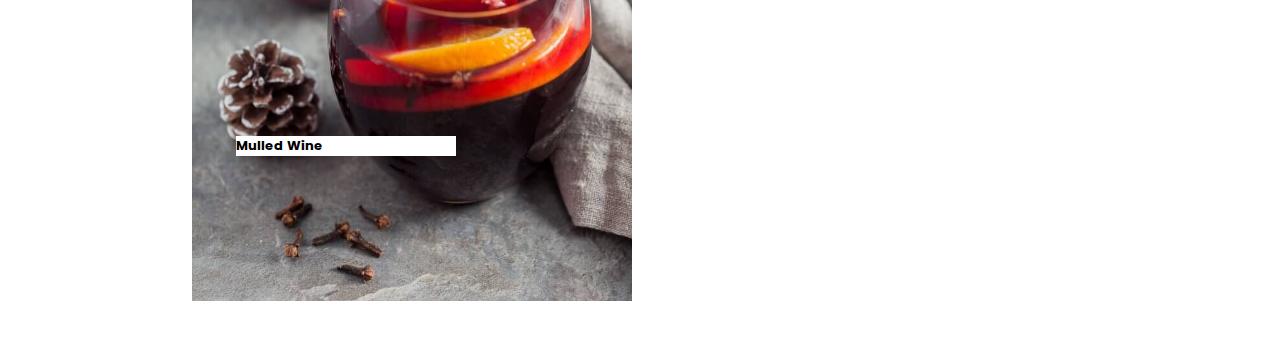
<file: whiterecipies.html>
<!DOCTYPE html>
<html lang="en">
<head>
    <meta charset="UTF-8">
    <meta name="viewport" content="width=device-width, initial-scale=1.0">
    <title>colourfood</title>
    <link rel="stylesheet" type="text/css" href="./redrecipe.css">
    <link rel="stylesheet" href="styleshomepage.css" />
    <link href="https://fonts.googleapis.com/css2?family=Poppins:ital,wght@0,100;0,200;0,300;0,400;0,500;0,600;0,700;0,800;0,900;1,100;1,200;1,300;1,400;1,500;1,600;1,700;1,800;1,900&display=swap" rel="stylesheet">
    <script src="https://code.jquery.com/jquery-3.5.1.js"></script>
    <script type="text/javascript">
        $(window).on('scroll', function(){
            if($(window).scrollTop()){
                $('nav').addClass('nav-effect');
            }
            else 
            {
                $('nav').removeClass('nav-effect');
            }
        })
    </script>
</head>

<body>
        <header> 
            <nav class="navbar">
                <div class="logo">
                    <img src="./src/cocktailIcon.png" alt="foodlogo">
                     <a class="logolink" href="index.html">
                    <h2>colorfood</h2>
                </a>
                </div>
                <ul>
                    <li><a class="navyellow" href="./yellowrecipies.html">yellow</a></li>
                    <li><a class="navpurple" href="./purplerecipies.html">purple</a></li>
                    <li><a class="navbrown" href="./brownrecipies.html">brown</a></li>
                    <li><a class="navred" href="./redrecipe.html">red</a></li>
                    <li><a class="navwhite page" href="./whiterecipies.html">white</a></li>
                    <li><a class="navgreen" href="./greenrecipies.html">green</a></li>
                </ul>
            </nav>
           
    </header>

    
    <main>
        <div class="banner">
            <img src="./assets/MulledWine.jpg"/>
              <div class='recipeofthedaydesc' >
                      <div class="recipeofthedaybanner">
                           <p>Recipe of the Day</p>
                      </div>
                      <div class="recipeoftheday">
                           <p>Making mulled wine couldn't be easier. Combine a bottle of red with some orange slices, spices, honey, and brandy, and let it simmer for 10 minutes. THAT'S IT. We like using dry varietals like merlot, malbec, or cab sauv. But really, your favorite bottle should work.</p>
                      </div>
              </div>
          </div>
      </div>

        <div class= "masonry">

            <a class="recipeLink" href="recipe-page.html"><div class="container">
                <img src="./assets/Raspberry-Smoothie.jpg" />
                <div class="recipedescription hide"><p>Magical Sprouts and Rapsberry Shake</p></div>
                <a href="https://www.pinterest.com/" class="pinterest hide"><img src="assets/pinterest-social-logo-pngrepo-com.png"></a> 
            </div> </a>
            <div class="container">
                <img src="./assets/beet-tagliatelle-with-walnuts.jpg" />
                <div class="recipedescription hide"><p>Beet Tagliatelle</p></div>
                <a href="https://www.pinterest.com/" class="pinterest hide"><img src="assets/pinterest-social-logo-pngrepo-com.png"></a> 
            </div>
            <div class="container">
                <img src="./assets/Turkish-Delight-Recipe.jpg" />
                <div class="recipedescription hide"><p>Turkish Delight</p></div>
                <a href="https://www.pinterest.com/" class="pinterest hide"><img src="assets/pinterest-social-logo-pngrepo-com.png"></a> 
            </div>
            <div class="container">
                <img src="./assets/cauliflower-pizza.jpg" />
                <div class="recipedescription hide"><p>Couliflower Pizaa</p></div>
                <a href="https://www.pinterest.com/" class="pinterest hide"><img src="assets/pinterest-social-logo-pngrepo-com.png"></a> 
            </div>
            <div class="container">
                <img src="./assets/cinnamon-baked-apples.jpg" />
                <div class="recipedescription hide"><p>Cinnamon Baked Apples</p></div>
                <a href="https://www.pinterest.com/" class="pinterest hide"><img src="assets/pinterest-social-logo-pngrepo-com.png"></a> 
            </div>
            <div class="container">
                <img src="./assets/ice-cream.jpg" />
                <div class="recipedescription hide"><p>Ice Cream</p></div>
                <a href="https://www.pinterest.com/" class="pinterest hide"><img src="assets/pinterest-social-logo-pngrepo-com.png"></a> 
            </div>
            <div class="container">
                <img src="./assets/beetpancake.jpg" />
                <div class="recipedescription hide"><p>Beet Pancake</p></div>
                <a href="https://www.pinterest.com/" class="pinterest hide"><img src="assets/pinterest-social-logo-pngrepo-com.png"></a> 
            </div>
            <div class="container">
                <img src="./assets/Mulled-wine.jpg" />
                <div class="recipedescription hide"><p>Mulled Wine</p></div>
                <a href="https://www.pinterest.com/" class="pinterest hide"><img src="assets/pinterest-social-logo-pngrepo-com.png"></a> 
            </div>
            <div class="container">
                <img src="./assets/lentilsoup.jpg" />
                <div class="recipedescription hide"><p>Lentil Soup</p></div>
                <a href="https://www.pinterest.com/" class="pinterest hide"><img src="assets/pinterest-social-logo-pngrepo-com.png"></a> 
            </div>
            <div class="container">
                <img src="./assets/Strawberry-Gazpacho.jpg" />
                <div class="recipedescription hide"><p>Strawberry Gazpacho</p></div>
                <a href="https://www.pinterest.com/" class="pinterest hide"><img src="assets/pinterest-social-logo-pngrepo-com.png"></a> 
            </div>
            <div class="container">
                <img src="./assets/Red-Borscht-Recipe.jpg" />
                <div class="recipedescription hide"><p>Borscht Soup</p></div>
                <a href="https://www.pinterest.com/" class="pinterest hide"><img src="assets/pinterest-social-logo-pngrepo-com.png"></a> 
            </div>
            <div class="container">
                <img src="./assets/muammara.jpg" />
                <div class="recipedescription hide"><p>Muhammara</p></div>
                <a href="https://www.pinterest.com/" class="pinterest hide"><img src="assets/pinterest-social-logo-pngrepo-com.png"></a> 
            </div>
            <div class="container">
                <img src="./assets/Vegan-Burger.jpg" />
                <div class="recipedescription hide"><p>Vegan Burger</p></div>
                <a href="https://www.pinterest.com/" class="pinterest hide"><img src="assets/pinterest-social-logo-pngrepo-com.png"></a> 
            </div>
            <div class="container">
                <img src="./assets/pear.jpg" />
                <div class="recipedescription hide"><p>Red Pears</p></div>
                <a href="https://www.pinterest.com/" class="pinterest hide"><img src="assets/pinterest-social-logo-pngrepo-com.png"></a> 
            </div> 
            <div class="container">
                <img src="./assets/watermelon.jpg" />
                <div class="recipedescription hide"><p>Watermelon</p></div>
                <a href="https://www.pinterest.com/" class="pinterest hide"><img src="assets/pinterest-social-logo-pngrepo-com.png"></a> 
            </div>

            </div><!--masonrygrid-->

        </div><!--Main Container-->      
        
    </main>

<!--
    <footer>
        <div></div>
    </footer>
-->
</body>
</html>
</file>
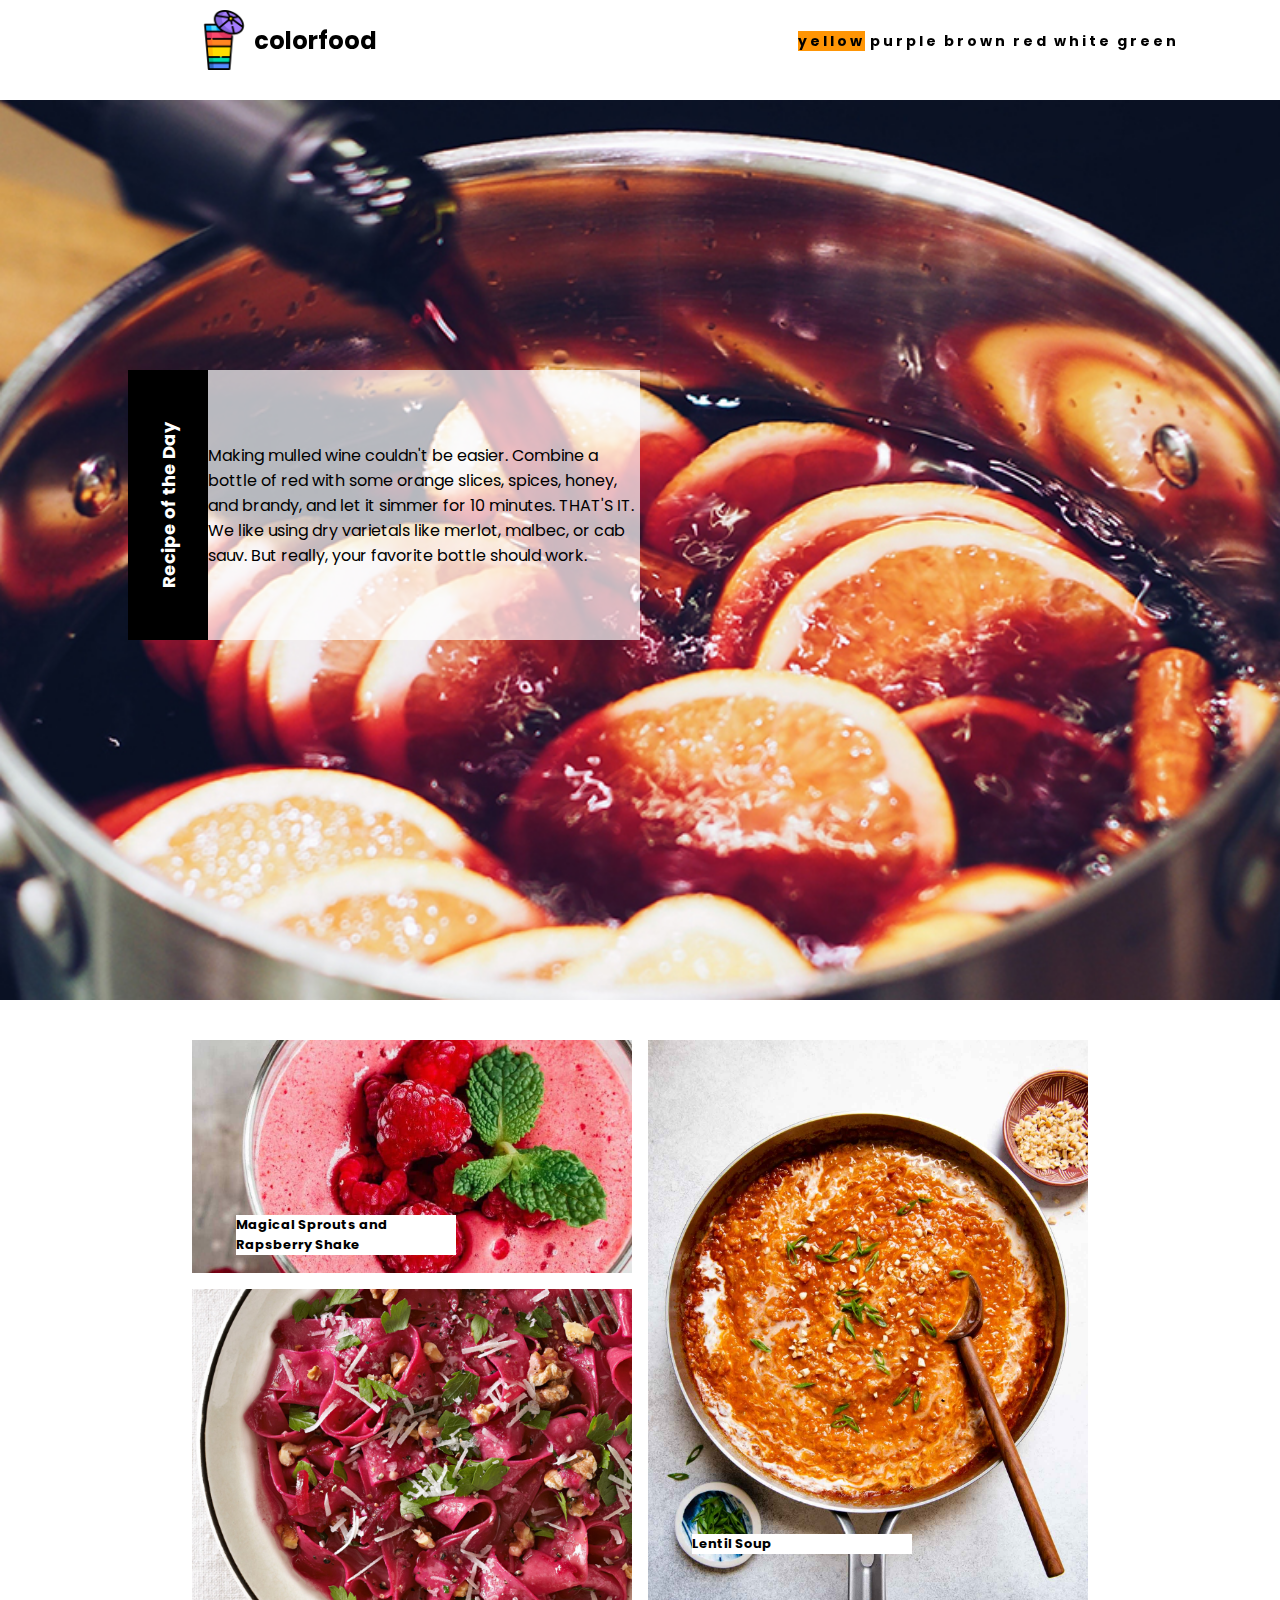
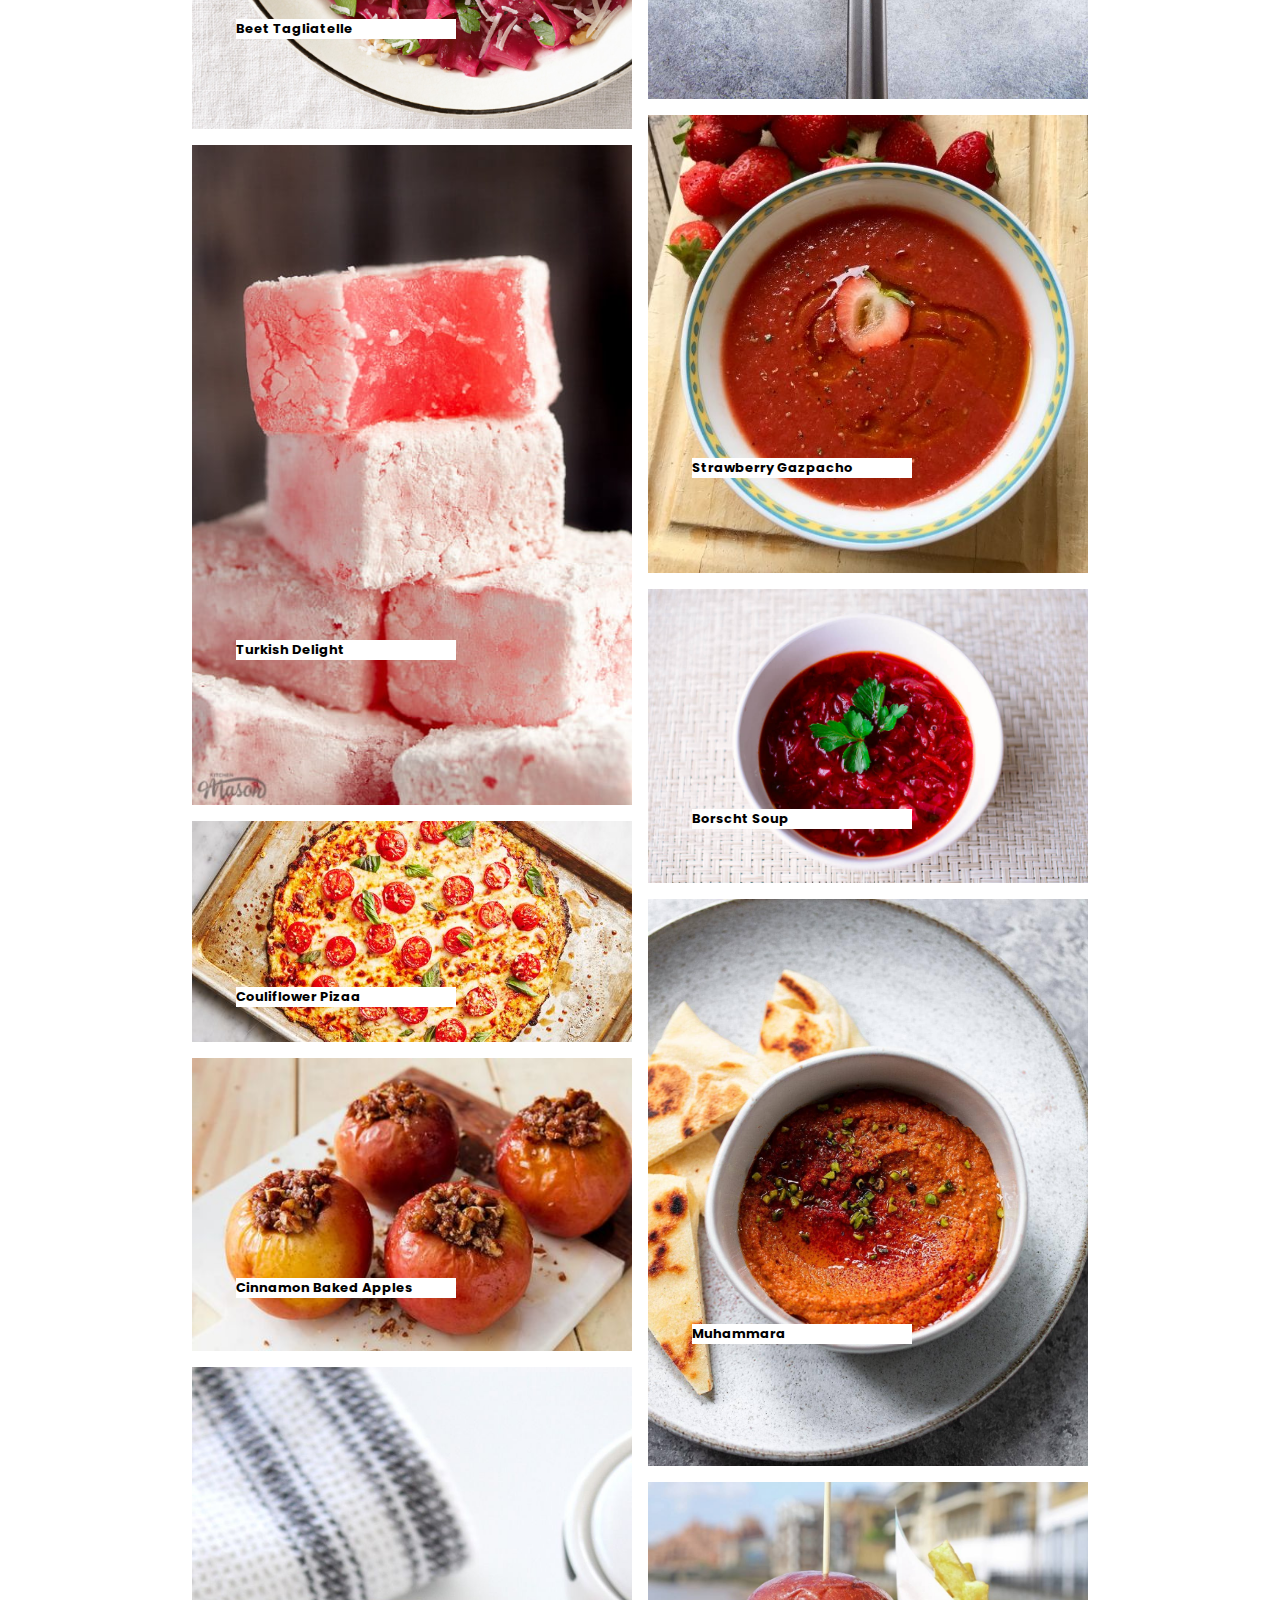
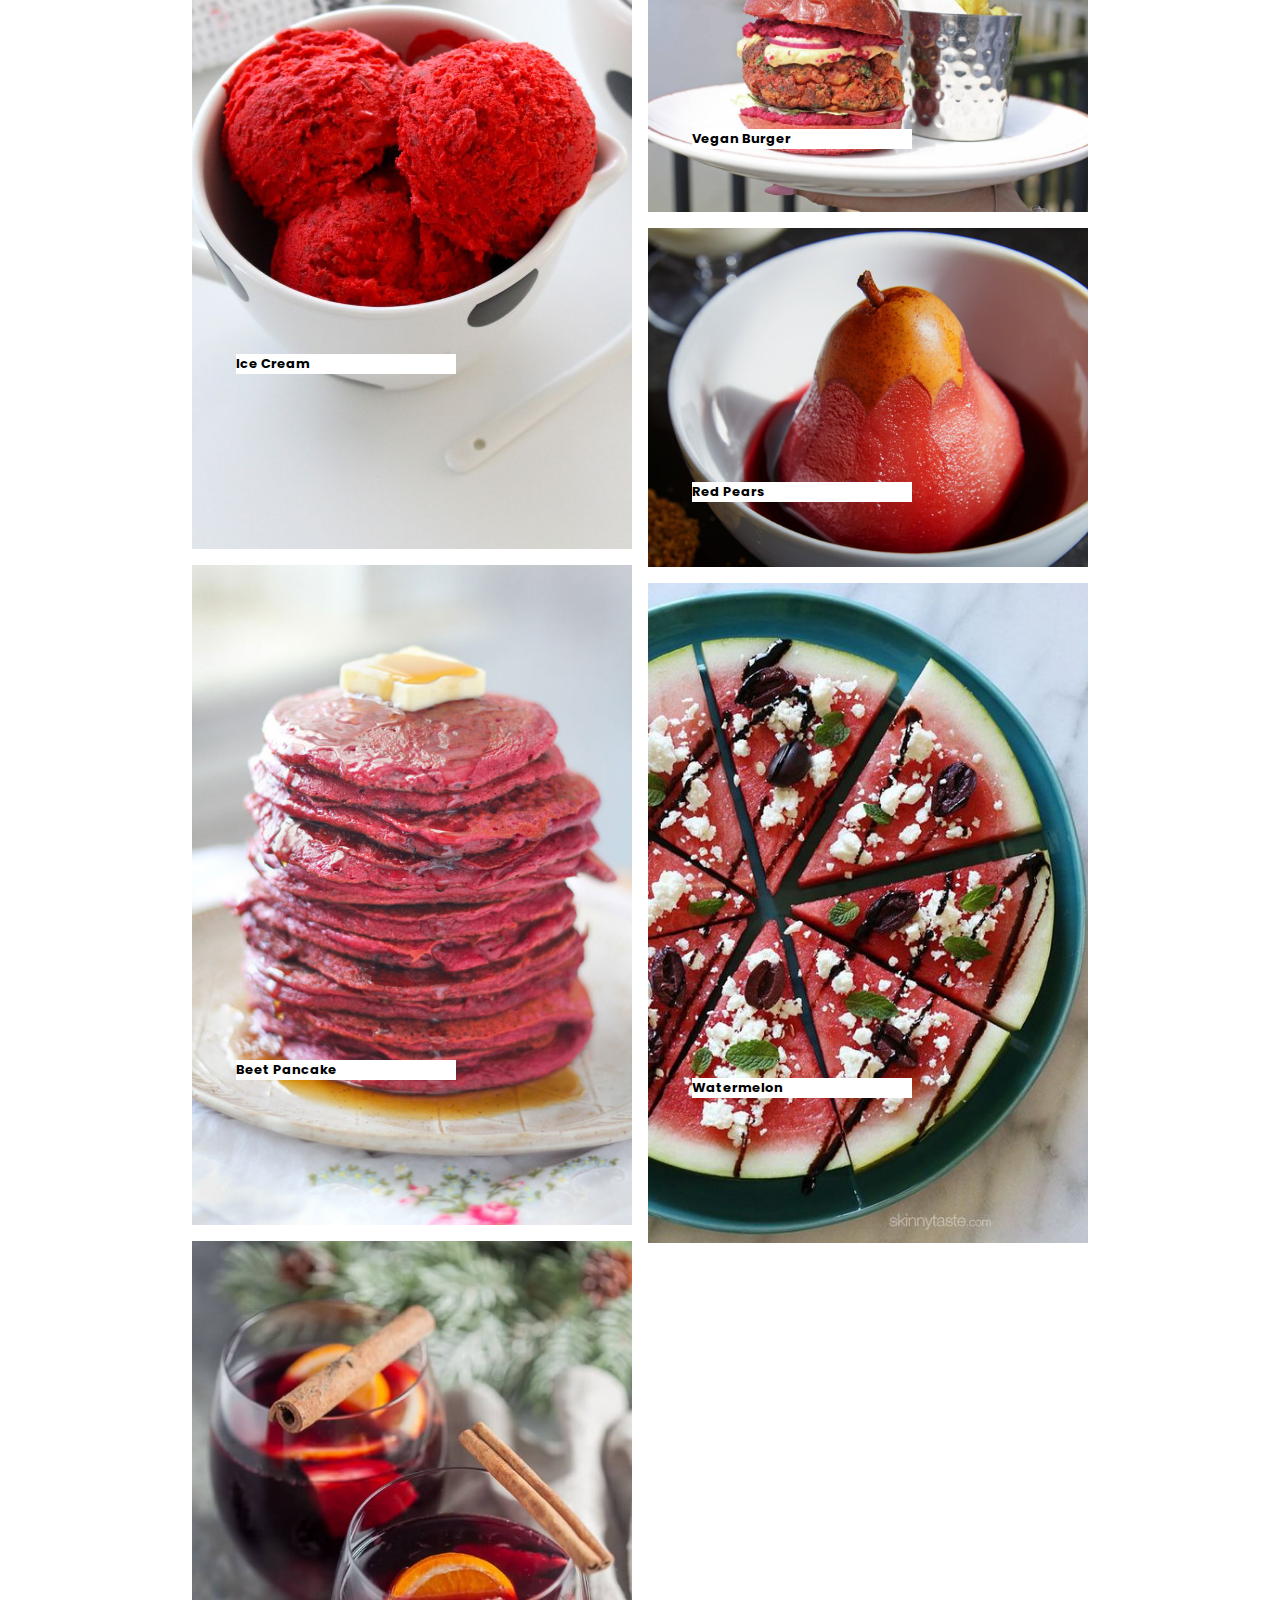
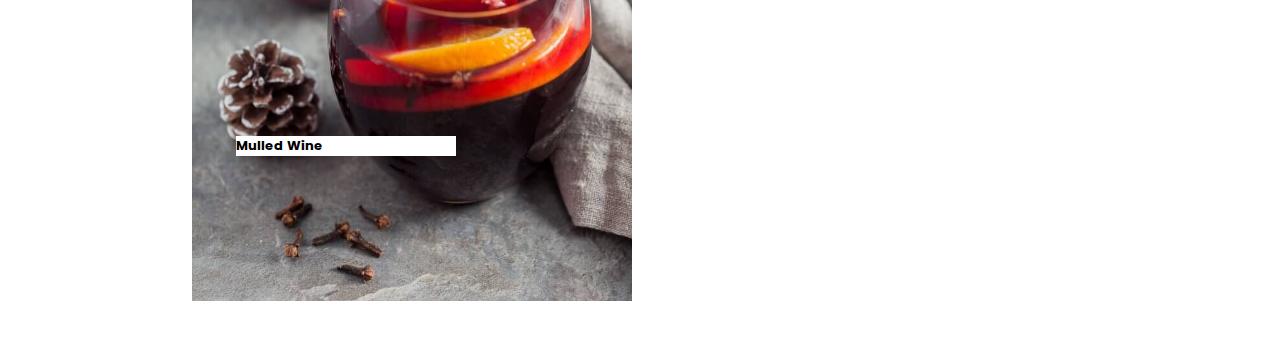
<file: yellowrecipies.html>
<!DOCTYPE html>
<html lang="en">
<head>
    <meta charset="UTF-8">
    <meta name="viewport" content="width=device-width, initial-scale=1.0">
    <title>colourfood</title>
    <link rel="stylesheet" type="text/css" href="./redrecipe.css">
    <link rel="stylesheet" href="styleshomepage.css" />
    <link href="https://fonts.googleapis.com/css2?family=Poppins:ital,wght@0,100;0,200;0,300;0,400;0,500;0,600;0,700;0,800;0,900;1,100;1,200;1,300;1,400;1,500;1,600;1,700;1,800;1,900&display=swap" rel="stylesheet">
    <script src="https://code.jquery.com/jquery-3.5.1.js"></script>
    <script type="text/javascript">
        $(window).on('scroll', function(){
            if($(window).scrollTop()){
                $('nav').addClass('nav-effect');
            }
            else 
            {
                $('nav').removeClass('nav-effect');
            }
        })
    </script>
</head>

<body>
        <header> 
            <nav class="navbar">
                <div class="logo">
                    <img src="./src/cocktailIcon.png" alt="foodlogo">
                    <h2>colorfood</h2>
                </div>
                <ul>
                    <li><a class="navyellow page" href="./yellowrecipies.html">yellow</a></li>
                    <li><a class="navpurple" href="./purplerecipies.html">purple</a></li>
                    <li><a class="navbrown" href="./brownrecipies.html">brown</a></li>
                    <li><a class="navred" href="./redrecipe.html">red</a></li>
                    <li><a class="navwhite" href="./whiterecipies.html">white</a></li>
                    <li><a class="navgreen" href="./greenrecipies.html">green</a></li>
                </ul>
            </nav>
           
    </header>

    
    <main>
        <div class="banner">
            <img src="./assets/MulledWine.jpg"/>
              <div class='recipeofthedaydesc' >
                      <div class="recipeofthedaybanner">
                           <p>Recipe of the Day</p>
                      </div>
                      <div class="recipeoftheday">
                           <p>Making mulled wine couldn't be easier. Combine a bottle of red with some orange slices, spices, honey, and brandy, and let it simmer for 10 minutes. THAT'S IT. We like using dry varietals like merlot, malbec, or cab sauv. But really, your favorite bottle should work.</p>
                      </div>
              </div>
          </div>
      </div>

        <div class= "masonry">

            <a class="recipeLink" href="recipe-page.html"><div class="container">
                <img src="./assets/Raspberry-Smoothie.jpg" />
                <div class="recipedescription hide"><p>Magical Sprouts and Rapsberry Shake</p></div>
                <a href="https://www.pinterest.com/" class="pinterest hide"><img src="assets/pinterest-social-logo-pngrepo-com.png"></a> 
            </div> </a>
            <div class="container">
                <img src="./assets/beet-tagliatelle-with-walnuts.jpg" />
                <div class="recipedescription hide"><p>Beet Tagliatelle</p></div>
                <a href="https://www.pinterest.com/" class="pinterest hide"><img src="assets/pinterest-social-logo-pngrepo-com.png"></a> 
            </div>
            <div class="container">
                <img src="./assets/Turkish-Delight-Recipe.jpg" />
                <div class="recipedescription hide"><p>Turkish Delight</p></div>
                <a href="https://www.pinterest.com/" class="pinterest hide"><img src="assets/pinterest-social-logo-pngrepo-com.png"></a> 
            </div>
            <div class="container">
                <img src="./assets/cauliflower-pizza.jpg" />
                <div class="recipedescription hide"><p>Couliflower Pizaa</p></div>
                <a href="https://www.pinterest.com/" class="pinterest hide"><img src="assets/pinterest-social-logo-pngrepo-com.png"></a> 
            </div>
            <div class="container">
                <img src="./assets/cinnamon-baked-apples.jpg" />
                <div class="recipedescription hide"><p>Cinnamon Baked Apples</p></div>
                <a href="https://www.pinterest.com/" class="pinterest hide"><img src="assets/pinterest-social-logo-pngrepo-com.png"></a> 
            </div>
            <div class="container">
                <img src="./assets/ice-cream.jpg" />
                <div class="recipedescription hide"><p>Ice Cream</p></div>
                <a href="https://www.pinterest.com/" class="pinterest hide"><img src="assets/pinterest-social-logo-pngrepo-com.png"></a> 
            </div>
            <div class="container">
                <img src="./assets/beetpancake.jpg" />
                <div class="recipedescription hide"><p>Beet Pancake</p></div>
                <a href="https://www.pinterest.com/" class="pinterest hide"><img src="assets/pinterest-social-logo-pngrepo-com.png"></a> 
            </div>
            <div class="container">
                <img src="./assets/Mulled-wine.jpg" />
                <div class="recipedescription hide"><p>Mulled Wine</p></div>
                <a href="https://www.pinterest.com/" class="pinterest hide"><img src="assets/pinterest-social-logo-pngrepo-com.png"></a> 
            </div>
            <div class="container">
                <img src="./assets/lentilsoup.jpg" />
                <div class="recipedescription hide"><p>Lentil Soup</p></div>
                <a href="https://www.pinterest.com/" class="pinterest hide"><img src="assets/pinterest-social-logo-pngrepo-com.png"></a> 
            </div>
            <div class="container">
                <img src="./assets/Strawberry-Gazpacho.jpg" />
                <div class="recipedescription hide"><p>Strawberry Gazpacho</p></div>
                <a href="https://www.pinterest.com/" class="pinterest hide"><img src="assets/pinterest-social-logo-pngrepo-com.png"></a> 
            </div>
            <div class="container">
                <img src="./assets/Red-Borscht-Recipe.jpg" />
                <div class="recipedescription hide"><p>Borscht Soup</p></div>
                <a href="https://www.pinterest.com/" class="pinterest hide"><img src="assets/pinterest-social-logo-pngrepo-com.png"></a> 
            </div>
            <div class="container">
                <img src="./assets/muammara.jpg" />
                <div class="recipedescription hide"><p>Muhammara</p></div>
                <a href="https://www.pinterest.com/" class="pinterest hide"><img src="assets/pinterest-social-logo-pngrepo-com.png"></a> 
            </div>
            <div class="container">
                <img src="./assets/Vegan-Burger.jpg" />
                <div class="recipedescription hide"><p>Vegan Burger</p></div>
                <a href="https://www.pinterest.com/" class="pinterest hide"><img src="assets/pinterest-social-logo-pngrepo-com.png"></a> 
            </div>
            <div class="container">
                <img src="./assets/pear.jpg" />
                <div class="recipedescription hide"><p>Red Pears</p></div>
                <a href="https://www.pinterest.com/" class="pinterest hide"><img src="assets/pinterest-social-logo-pngrepo-com.png"></a> 
            </div> 
            <div class="container">
                <img src="./assets/watermelon.jpg" />
                <div class="recipedescription hide"><p>Watermelon</p></div>
                <a href="https://www.pinterest.com/" class="pinterest hide"><img src="assets/pinterest-social-logo-pngrepo-com.png"></a> 
            </div>
            
            </div><!--masonrygrid-->

        </div><!--Main Container-->      
        
    </main>

<!--
    <footer>
        <div></div>
    </footer>
-->
</body>
</html>
</file>
<file: redrecipe.css>
*{
  box-sizing: border-box;
  width: 100%;
  margin: auto;
}


.banner {
  position: relative;
  height: 100vh;
  top: 100px;
  margin-bottom: 140px;
}

.banner img {
  height: 100%;
  width: 100%;
  object-fit: cover;

}

.recipeofthedaydesc {
  position:absolute;
  top: 30%;
  left: 10%;
  width: 40%;
  height: 30%;
  display: flex;
}


.recipeofthedaybanner {
  width: 80px;
  height: 100%;
  background-color: black;
  float: left;
  /* text-decoration: underline; */
  font-weight: bold;
  font-size: large;
  color:white;
  position:relative;
  margin: auto;
  display: flex;
  justify-content: center;
  min-width:80px;
  
}

.recipeofthedaybanner p {
  white-space: nowrap;
  transform:rotate(180deg);  
  writing-mode: vertical-lr; 
  text-align: center;
  width: auto;

}


.recipeoftheday {
  background-color: rgba(255,255,255,0.7); 
  height: 100%;
  min-width: 200px;
  display: flex;
  justify-content: center;
  align-items: center;
}


h1 {
  text-align: center;
  margin:40px auto;
  clear: both;
}

.masonry {
  column-count: 3;
  column-gap: 1em;
  width: 70%;
  margin:40px auto;
}

.masonry img {
  background-color: #eee;
  display: flex;
  margin: 0 0 1em;
  width: 100%;
  min-width: 100px;
  object-fit: cover;
}

.container:hover img {
  opacity: 0.5;
  transition: .35s ease;
  cursor:pointer;
}

.container {
  position: relative;
}

.recipeLink{
  color: black;
}


.recipedescription {
  position: absolute;
  text-align: left;
  width: 72%;
  top: 75%;
  left: 10%;

  /*opacity: 0;*/
  background-color: white;
  /* text-decoration: underline; */
  /* font-weight: bold; */
  font-size: large;
}

.recipedescription p{
  font-weight: bold;
  font-size: 15px;

}
.pinterest {
  position: absolute;
  opacity: 0;
  width: 10px;
  height: 10px;
  max-width: 10px;
  max-height: 10px;
  top:0px;
  min-width: 10px;
}

.pinterest img {
  min-width: 50px;
  min-height: 50px;
  width: 100%;
  height:  100%;
}


.masonry .container:hover .recipedescription,
.masonry .container:hover .pinterest 
{
  z-index: 1;
  opacity: 1;
  transition: .35s ease;  
}



@media only screen and (max-width: 1500px) and (min-width: 900px) {
  .masonry {
    column-count: 2;
  
  }

  .recipedescription  {
    width: 50%;
  }

  .recipedescription p {
  font-size: 13px;

}
}

@media only screen and (max-width: 900px) {
  .masonry {
    column-count: 1;
  
  }
  .recipedescription  {
    width: 50%;
  }

  .recipedescription p {
    font-size: 15px;

  }
}
</file>
<file: styleshomepage.css>
* {
    box-sizing: border-box;
    margin: 0;
    padding: 0;
    font-family: 'Poppins', sans-serif;
}

@import url('https://fonts.googleapis.com/css2?family=Roboto:wght@700&display=swap');

    

/*NAVBAR*/

nav{
    width: 100%;
    height: 80px;
    display: flex;
    align-items: center;
    justify-content: space-around;
    margin-bottom: 20px;
    /*border-bottom: 1px solid grey;*/
    position: fixed;
    top: 0;
    left: 0;
    font-family: 'Poppins', sans-serif;
    padding-left: 5%;
    padding-right: 5%;
    z-index: 1;
}
nav.nav-effect{
    background: lightpink;
    

}
.navbar img{
    width: 60px;
    height: 60px;
    object-fit: cover;
}
nav .logo{
    display: flex;
    align-items: center;
    /*background-color: lightpink;*/
    width: 30%;
}
nav .logolink{
    text-decoration: none;
    color: black;
}
/*SEARCHBOX*/

.search-icon{
    list-style: none;
    height: 60px;
    width: 250px;
    /*background-color: lightpink;*/
    display: flex;
    align-items: center;
}
.search-icon input{
    width: 250px;
    height: 40px;
}

/*SEARCHBOX END*/

nav ul{
    display: flex;
    justify-content: space-around;
    width:25%;
    }
@media screen and (max-width: 1024px){
    nav ul{
        display: flex;
        justify-content: space-around;
        width:35%;
    }
}

@media screen and (max-width: 768px){
    body{
        overflow-x: hidden;
        }
    nav ul{
        position: absolute;
        right: 0px;
        height: 92vh;
        top: 20px;
        background-color: lightpink;
        display: flex;
        flex-direction: column;
        align-items: center;
        width: 50%;
        transform: translateX(100%);
    }
    nav ul li{
        opacity: 0;
    }
    .burger{
        display: block;
    }
}


nav ul li{
    list-style: none;
    text-align: center;
    margin-right: 5px;
}

nav ul li a {
    color: black;
    text-decoration: none;
    letter-spacing: 3px;
    font-weight: bold;
    font-size: 14px;
}
nav ul li .navyellow:hover,
nav ul li .navyellow.page {
    background-color: #ff9505ff;
    text-decoration: none;
    letter-spacing: 3px;
    font-weight: bold;
    font-size: 14px;
}
nav ul li .navpurple:hover ,
nav ul li .navpurple.page{
    background-color:#643a71ff;
    text-decoration: none;
    letter-spacing: 3px;
    font-weight: bold;
    font-size: 14px;
}
nav ul li .navbrown:hover,
nav ul li .navbrown.page {
    background-color:#895737ff;
    text-decoration: none;
    letter-spacing: 3px;
    font-weight: bold;
    font-size: 14px;
}
nav ul li .navred:hover ,
nav ul li .navred.page {
    background-color:#ef798aff;
    text-decoration: none;
    letter-spacing: 3px;
    font-weight: bold;
    font-size: 14px;
}
nav ul li .navwhite:hover,
nav ul li .navwhite.page {
    background-color: #f4f1deff;
    text-decoration: none;
    letter-spacing: 3px;
    font-weight: bold;
    font-size: 14px;
}
nav ul li .navgreen:hover,
nav ul li .navgreen.page {
    background-color:#1c7c54ff;
    text-decoration: none;
    letter-spacing: 3px;
    font-weight: bold;
    font-size: 14px;
}

/*BURGER*/

.burger{
    display: none;
}

.burger div{
    width: 25px;
    height: 3px;
    background-color: black;
    margin: 5px;
}




/*CATEGORIES CONTAINER*/

.categories-container{
    width: 100%;
    height: 100%;
    margin-top: 100px;
    display: flex;
    flex-direction: column;
    justify-content: space-around;
    align-items: center;
    background-color: white;
}

.titel {
    background-color: white;

    padding: 20px 20px;
}
.titel h1{
    text-align: center;
    font-size: 70px;
    font-weight: bold;
    letter-spacing: 5px;
    text-transform: uppercase;
    font-family: 'Roboto', sans-serif;
    /*background-color: lightseagreen;*/
}

.gridContainer {
    display: grid;
    grid-template-columns: repeat(25, 40px);
    grid-template-rows: repeat(5, 40px);
    width: 80%;
    background-color: white;
    justify-content: center;
}

.image-container{
    position: relative;
    width: 100%;
    height: 200px;
    }
.image-container:hover{
    opacity: 0.5;
    transition: .35s ease;
}    

.image-container .image{
    width: 100%;
    height: 100%;
}

.image-container img{
    width: 100%;
    height: 100%;
    object-fit: cover;
    border-radius: 50%;
}

.imgage-container:hover img{
    opacity: 0.5;
    transition: .35s ease;
}

.text{
    position: absolute;
    top: 50%;
    left: 50%;
    transform: translate(-17%, -50%);
    color: white;
    opacity: 0;
}   

.image-container:hover .text{
    opacity: 1;
}


.magic-1{
    grid-column: 1 / span 5;
    grid-row: 1 / span 5;
}

.magic-2{
    grid-column:  5 / span 5;
    grid-row: 1 / span 5;
}

.magic-3{
    grid-column:  9 / span 5;
    grid-row: 1 / span 5;
}

.magic-4{
    grid-column:  13 / span 5;
    grid-row: 1 / span 5;
}

.magic-5{
    grid-column:  17 / span 5;
    grid-row: 1 / span 5;
}

.magic-6{
    grid-column:  21 / span 5;
    grid-row: 1 / span 5;
}

/*MANSORY GRID SECTION*/

.mansory-container{
    height: 2000px;
    width: 80%;
    margin: 0 auto;
   
}

@media screen and (max-width: 992px){
  
    .gridContainer {
        display: grid;
        grid-template-columns: repeat(14, 40px);
        grid-template-rows: repeat(9, 40px);
        width: 80%;
        background-color: white;
        justify-content: center;
        }

        .magic-1{
            grid-column: 1 / span 5;
            grid-row: 1 / span 5;
        }
        
        .magic-2{
            grid-column:  5 / span 5;
            grid-row: 1 / span 5;
        }
        
        .magic-3{
            grid-column:  9 / span 5;
            grid-row: 1 / span 5;
        }
        
        .magic-4{
            grid-column:  1 / span 5;
            grid-row: 5 / span 5;
        }
        
        .magic-5{
            grid-column:  5 / span 5;
            grid-row: 5 / span 5;
        }
        
        .magic-6{
            grid-column:  9 / span 5;
            grid-row: 5 / span 5;
        }   

}

@media screen and (max-width: 768px){
    .gridContainer {
        display: grid;
        grid-template-columns: repeat(9, 40px);
        grid-template-rows: repeat(14, 40px);
        width: 80%;
        background-color: white;
        justify-content: center;
        }

        .magic-1{
            grid-column: 1 / span 5;
            grid-row: 1 / span 5;
        }
        
        .magic-2{
            grid-column:  5 / span 5;
            grid-row: 1 / span 5;
        }
        
        .magic-3{
            grid-column:  1 / span 5;
            grid-row: 5 / span 5;
        }
        
        .magic-4{
            grid-column:  5 / span 5;
            grid-row: 5 / span 5;
        }
        
        .magic-5{
            grid-column:  1 / span 5;
            grid-row: 9 / span 5;
        }
        
        .magic-6{
            grid-column:  5 / span 5;
            grid-row: 9 / span 5;
        }
}


@media (max-width: 576px) {
    .gridContainer {
        display: grid;
        grid-template-columns: repeat(5, 40px);
        grid-template-rows: repeat(17, 40px);
        width: 80%;
        background-color: white;
        justify-content: center;
        }

        .magic-1{
            grid-column: 1 / span 5;
            grid-row: 1 / span 5;
        }
        
        .magic-2{
            grid-column:  1 / span 5;
            grid-row: 5 / span 5;
        }
        
        .magic-3{
            grid-column:  1 / span 5;
            grid-row: 9 / span 5;
        }
        
        .magic-4{
            grid-column:  1 / span 5;
            grid-row: 13 / span 5;
        }
        
        .magic-5{
            grid-column:  1 / span 5;
            grid-row: 17 / span 5;
        }
        
        .magic-6{
            grid-column:  1 / span 5;
            grid-row: 9 / span 5;
        }
}

footer div {
    height:80px;
    display: flex;
    justify-content: center;
}

footer img {
    width: 30px;
    height: 30px;
    display: inline-block;

}
</file>
<file: style-recipe-page-alt.css>
/* ----- In :root you can define global variables */
:root {
  font-size: 16px;
  font-family: Arial, Helvetica, sans-serif;
  line-height: 1.5rem;

  /* VARIABLES */

  --red: #db1f1f;
  --orange: #f3722c;
  --yellow: #fad73c;
  --white: #fffff0;
  --light-green: #96c771;
  --green: #358754;
  --purple: #794482;
  --title-font: "Noto Serif", serif;
}

body {
  margin: 0;
  padding: 0;
}

h1 {
  margin-top: 0;
  font-family: var(--title-font);
  font-weight: 400;
  line-height: 3.5rem;
  font-size: 2.5rem;
}

h2 {
  margin: 0 auto 2rem auto;
  text-align: center;
  font-family: var(--title-font);
  font-weight: 400;
}

.column {
  display: flex;
  flex-direction: column;
  flex-basis: 100%;
}

/* general padding for the columns */
.gnrl-padding {
  padding: 4rem;
}

@media screen and (max-width: 1024px) {
  .navbar li {
    display: none;
  }

  .search-container {
    display: none;
  }
}

@media screen and (min-width: 768px) {
  .column {
    flex: 1;
  }
}

.rcp-summary,
.rcp-content {
  display: flex;
  flex-direction: row;
  flex-wrap: wrap;
  width: 100%;
}

/* NAVBAR */

.navbar {
  display: flex;
  flex-direction: row;
  justify-content: left;
  align-items: center;
  width: 100%;
  height: 16vh;
  background: white;
}

.logo {
  position: absolute;
  padding-left: 2rem;
}

.logo a {
  font-family: "BioRhyme", serif;
  font-size: 40px;
  font-weight: 800;
  text-decoration: none;
  color: black;

  /* background: linear-gradient(
    to right,
    var(--red) 0%,
    var(--orange) 16%,
    var(--yellow) 32%,
    var(--green) 64%,
    var(--purple) 100%
  );
  -webkit-background-clip: text;
  -webkit-text-fill-color: transparent; */
}

.search-container {
  margin: auto;
  border: 2px solid rgba(0, 0, 0, 0.05);
  border-radius: 8px;
  padding-left: 8px;
}

.search-container ul {
  margin: 0;
  padding: 4px;
}
.navbar ul li {
  display: inline-block;
  padding: 0 4px;
  text-transform: uppercase;
  font-weight: 700;
  font-size: 16px;
}

.separator {
  width: 100%;
  height: 4px;
  background: linear-gradient(
    to right,
    hsla(0, 75%, 49%, 1) 0%,
    hsla(21, 89%, 56%, 1) 16%,
    hsla(49, 95%, 61%, 1) 32%,
    hsla(94, 43%, 61%, 1) 40%,
    hsla(143, 44%, 37%, 1) 56%,
    hsla(291, 31%, 39%, 1) 100%
  );

  background: -moz-linear-gradient(
    to right,
    hsla(0, 75%, 49%, 1) 0%,
    hsla(21, 89%, 56%, 1) 16%,
    hsla(49, 95%, 61%, 1) 32%,
    hsla(94, 43%, 61%, 1) 40%,
    hsla(143, 44%, 37%, 1) 56%,
    hsla(291, 31%, 39%, 1) 100%
  );

  background: -webkit-linear-gradient(
    to right,
    hsla(0, 75%, 49%, 1) 0%,
    hsla(21, 89%, 56%, 1) 16%,
    hsla(49, 95%, 61%, 1) 32%,
    hsla(94, 43%, 61%, 1) 40%,
    hsla(143, 44%, 37%, 1) 56%,
    hsla(291, 31%, 39%, 1) 100%
  );

  filter: progid: DXImageTransform.Microsoft.gradient( startColorstr="#db1f1f", endColorstr="#f3722c", GradientType=1 );
}

/* CHECKBOXES */

.round {
  position: relative;
}

.round label {
  border: 3px solid black;
  border-radius: 50%;
  cursor: pointer;
  height: 24px;
  left: 0;
  position: absolute;
  top: -4px;
  width: 24px;
}

.round input[type="checkbox"] {
  visibility: hidden;
}

.round input[type="checkbox"]:checked + label {
  border-color: lightgray;
}

.round input[type="checkbox"]:checked + label:after {
  opacity: 0;
}

.red.round label {
  background-color: var(--red);
}

.orange.round label {
  background-color: var(--orange);
}

.yellow.round label {
  background-color: var(--yellow);
}

.white.round label {
  background-color: var(--white);
}

.lightgreen.round label {
  background-color: var(--light-green);
}

.green.round label {
  background-color: var(--green);
}

.purple.round label {
  background-color: var(--purple);
}

.red.round input[type="checkbox"]:checked + label {
  background-color: var(--red);
}

.orange.round input[type="checkbox"]:checked + label {
  background-color: var(--orange);
}

.yellow.round input[type="checkbox"]:checked + label {
  background-color: var(--yellow);
}

.white.round input[type="checkbox"]:checked + label {
  background-color: var(--white);
}

.lightgreen.round input[type="checkbox"]:checked + label {
  background-color: var(--light-green);
}

.green.round input[type="checkbox"]:checked + label {
  background-color: var(--green);
}

.purple.round input[type="checkbox"]:checked + label {
  background-color: purple;
}

/* SEARCH FORM */

.form-container {
  padding: 8px;
  width: 240px;
  display: flex;
  flex-direction: row;
  justify-content: right;
}

#search-input {
  border: none;
  width: 204px;
  font-size: 16px;
  font-weight: 500;
}

.search-btn {
  position: relative;
  top: 3px;
  border: none;
  background-color: white;
  cursor: pointer;
  float: right;
}

.fa-search {
  color: black;
}

.hamburguer {
  position: absolute;
  float: right;
  right: 32px;
}

.fa-bars {
  color: black;
  font-size: 32px;
}

/* HEADER */

.rcp-image {
  min-height: 100vh;
  flex-wrap: wrap;

  background-image: url("./images/rapsberry.jpg");
  background-repeat: no-repeat;
  background-position: center;
  background-size: cover;
}

.rcp-details {
  display: flex;
  flex: 1;
  flex-direction: column;
}

.stars {
  display: flex;
  flex-direction: row;
  align-items: center;
}

.star {
  font-size: 1rem;
  color: var(--yellow);
  padding: 2px;
}

.share-btn {
  margin-left: 1rem;
  padding: 0 0.5rem;
  border-radius: 4px;
  background-color: var(--red);

  font-size: 0.75rem;
  font-weight: 700;
  text-decoration: none;
  color: white;
}

.share-btn:hover {
  background-color: var(--red);
}

i.fa-share-alt:hover {
  background-color: var(--purple);
}

.rcp-description {
  padding: 40px 0;
}

.p-infos-wrapper {
  display: flex;
  flex-direction: row;
  flex-wrap: wrap;
}

.pratical-infos {
  display: flex;
  flex-direction: row;
  align-items: center;
  flex: 0;
  margin-right: 1.5rem;
}

.pratical-infos img {
  height: 3rem;
  padding-right: 0.5rem;
  margin: 0;
}

.info {
  text-align: center;
  font-weight: 700;
  font-size: 1.5rem;
}

.info-categorie {
  text-align: center;
  font-size: 0.75rem;
  font-weight: 700;
}

/* INGREDIENTS COLUMN */

.ingredients-content {
  position: -webkit-sticky;
  position: sticky;
  margin: 2rem;
  padding: 2rem;
  top: 2rem;
  border: 2px solid rgba(0, 0, 0, 0.2);
  border-radius: 8px;
  box-shadow: 8px 8px 8px rgba(0, 0, 0, 0.2);
  background-color: white;
}

.ingredients-content table {
  table-layout: auto;
  width: 100%;
  border-spacing: 0.5rem 0;
}

.ingredients-content td {
  padding: 0.5rem;
  border-bottom: 2px solid rgba(0, 0, 0, 0.2);
}

.quantity {
  width: 30%;
  margin-right: 0.5rem;
}

.ingredient {
  width: auto;
}

/* PREPARATION COLUMN */

.rcp-steps p {
  margin-bottom: 3rem;
}
</file>
<file: style-recipe-page.css>
/* ----- In :root you can define global variables */
:root {
  font-size: 16px;
  font-family: Arial, Helvetica, sans-serif;
  line-height: 1.5rem;

  /* VARIABLES */

  --red: #db1f1f;
  --orange: #f3722c;
  --yellow: #fad73c;
  --white: #fffff0;
  --light-green: #96c771;
  --green: #358754;
  --purple: #794482;
  --title-font: "Noto Serif", serif;
}

body {
  margin: 0;
  padding: 0;
}

h1 {
  margin-top: 0;
  font-family: var(--title-font);
  font-weight: 400;
  line-height: 3.5rem;
  font-size: 2.5rem;
}

h2 {
  margin: 0 auto 2rem auto;
  text-align: center;
  font-family: var(--title-font);
  font-weight: 400;
}

.column {
  display: flex;
  flex-direction: column;
  flex-basis: 100%;
}

/* general padding for the columns */
.gnrl-padding {
  padding: 4rem;
}

@media screen and (max-width: 1024px) {
  .navbar li {
    display: none;
  }

  .search-container {
    display: none;
  }
}

@media screen and (min-width: 768px) {
  .column {
    flex: 1;
  }
}

.rcp-summary,
.rcp-content {
  display: flex;
  flex-direction: row;
  flex-wrap: wrap;
  width: 100%;
}

/* NAVBAR */

/* .navbar {
  display: flex;
  flex-direction: row;
  justify-content: left;
  align-items: center;
  width: 100%;
  height: 16vh;
  background: white;
}

.logo {
  position: absolute;
  padding-left: 2rem;
}

.logo a {
  font-family: "BioRhyme", serif;
  font-size: 40px;
  font-weight: 800;
  text-decoration: none;
  color: black; */

  /* background: linear-gradient(
    to right,
    var(--red) 0%,
    var(--orange) 16%,
    var(--yellow) 32%,
    var(--green) 64%,
    var(--purple) 100%
  );
  -webkit-background-clip: text;
  -webkit-text-fill-color: transparent; */
}

/* .search-container {
  margin: auto;
  border: 2px solid rgba(0, 0, 0, 0.05);
  border-radius: 8px;
  padding-left: 8px;
}

.search-container ul {
  margin: 0;
  padding: 4px;
}
.navbar ul li {
  display: inline-block;
  padding: 0 4px;
  text-transform: uppercase;
  font-weight: 700;
  font-size: 16px;
}

.separator {
  width: 100%;
  height: 4px;
  background: linear-gradient(
    to right,
    hsla(0, 75%, 49%, 1) 0%,
    hsla(21, 89%, 56%, 1) 16%,
    hsla(49, 95%, 61%, 1) 32%,
    hsla(94, 43%, 61%, 1) 40%,
    hsla(143, 44%, 37%, 1) 56%,
    hsla(291, 31%, 39%, 1) 100%
  );

  background: -moz-linear-gradient(
    to right,
    hsla(0, 75%, 49%, 1) 0%,
    hsla(21, 89%, 56%, 1) 16%,
    hsla(49, 95%, 61%, 1) 32%,
    hsla(94, 43%, 61%, 1) 40%,
    hsla(143, 44%, 37%, 1) 56%,
    hsla(291, 31%, 39%, 1) 100%
  );

  background: -webkit-linear-gradient(
    to right,
    hsla(0, 75%, 49%, 1) 0%,
    hsla(21, 89%, 56%, 1) 16%,
    hsla(49, 95%, 61%, 1) 32%,
    hsla(94, 43%, 61%, 1) 40%,
    hsla(143, 44%, 37%, 1) 56%,
    hsla(291, 31%, 39%, 1) 100%
  );

  filter: progid: DXImageTransform.Microsoft.gradient( startColorstr="#db1f1f", endColorstr="#f3722c", GradientType=1 );
} */

/* CHECKBOXES */

/* .round {
  position: relative;
}

.round label {
  border: 3px solid black;
  border-radius: 50%;
  cursor: pointer;
  height: 24px;
  left: 0;
  position: absolute;
  top: -4px;
  width: 24px;
}

.round input[type="checkbox"] {
  visibility: hidden;
}

.round input[type="checkbox"]:checked + label {
  border-color: lightgray;
}

.round input[type="checkbox"]:checked + label:after {
  opacity: 0;
}

.red.round label {
  background-color: var(--red);
}

.orange.round label {
  background-color: var(--orange);
}

.yellow.round label {
  background-color: var(--yellow);
}

.white.round label {
  background-color: var(--white);
}

.lightgreen.round label {
  background-color: var(--light-green);
}

.green.round label {
  background-color: var(--green);
}

.purple.round label {
  background-color: var(--purple);
}

.red.round input[type="checkbox"]:checked + label {
  background-color: var(--red);
}

.orange.round input[type="checkbox"]:checked + label {
  background-color: var(--orange);
}

.yellow.round input[type="checkbox"]:checked + label {
  background-color: var(--yellow);
}

.white.round input[type="checkbox"]:checked + label {
  background-color: var(--white);
}

.lightgreen.round input[type="checkbox"]:checked + label {
  background-color: var(--light-green);
}

.green.round input[type="checkbox"]:checked + label {
  background-color: var(--green);
}

.purple.round input[type="checkbox"]:checked + label {
  background-color: purple;
} */

/* SEARCH FORM */

/* .form-container {
  padding: 8px;
  width: 240px;
  display: flex;
  flex-direction: row;
  justify-content: right;
}

#search-input {
  border: none;
  width: 204px;
  font-size: 16px;
  font-weight: 500;
}

.search-btn {
  position: relative;
  top: 3px;
  border: none;
  background-color: white;
  cursor: pointer;
  float: right;
}

.fa-search {
  color: black;
}

.hamburguer {
  position: absolute;
  float: right;
  right: 32px;
}

.fa-bars {
  color: black;
  font-size: 32px;
} */

/* HEADER */

.rcp-image {
  min-height: 100vh;
  flex-wrap: wrap;

  background-image: url("./images/rapsberry.jpg");
  background-repeat: no-repeat;
  background-position: center;
  background-size: cover;
}

.rcp-details {
  display: flex;
  flex: 1;
  flex-direction: column;
}

.stars {
  display: flex;
  flex-direction: row;
  align-items: center;
}

.star {
  font-size: 1rem;
  color: var(--yellow);
  padding: 2px;
}

.share-btn {
  margin-left: 1rem;
  padding: 0 0.5rem;
  border-radius: 4px;
  background-color: var(--red);

  font-size: 0.75rem;
  font-weight: 700;
  text-decoration: none;
  color: white;
}

.share-btn:hover {
  background-color: var(--red);
}

i.fa-share-alt:hover {
  background-color: var(--purple);
}

.rcp-description {
  padding: 40px 0;
}

.p-infos-wrapper {
  display: flex;
  flex-direction: row;
  flex-wrap: wrap;
}

.pratical-infos {
  display: flex;
  flex-direction: row;
  align-items: center;
  flex: 0;
  margin-right: 1.5rem;
}

.pratical-infos img {
  height: 3rem;
  padding-right: 0.5rem;
  margin: 0;
}

.info {
  text-align: center;
  font-weight: 700;
  font-size: 1.5rem;
}

.info-categorie {
  text-align: center;
  font-size: 0.75rem;
  font-weight: 700;
}

/* INGREDIENTS COLUMN */

.ingredients-content {
  position: -webkit-sticky;
  position: sticky;
  margin: 2rem;
  padding: 2rem;
  top: 2rem;
  border: 2px solid rgba(0, 0, 0, 0.2);
  border-radius: 8px;
  box-shadow: 8px 8px 8px rgba(0, 0, 0, 0.2);
  background-color: white;
}

.ingredients-content table {
  table-layout: auto;
  width: 100%;
  border-spacing: 0.5rem 0;
}

.ingredients-content td {
  padding: 0.5rem;
  border-bottom: 2px solid rgba(0, 0, 0, 0.2);
}

.quantity {
  width: 30%;
  margin-right: 0.5rem;
}

.ingredient {
  width: auto;
}

/* PREPARATION COLUMN */

.rcp-steps p {
  margin-bottom: 3rem;
}
</file>
<file: kathleen-navbar-style.css>
@media screen and (max-width: 1024px) {
  .hamburguer {
    position: absolute;
    float: right;
    right: 32px;
    top: 38px;
    font-size: 24px;
  }

  nav ul li {
    display: none;
  }
}

@media screen and (min-width: 1024px) {
  .hamburguer {
    display: none;
  }
}

:root {
  font-size: 16px;
  font-family: Arial, Helvetica, sans-serif;
  line-height: 1.5rem;

  /* VARIABLES */

  --red: #db1f1f;
  --orange: #f3722c;
  --yellow: #fad73c;
  --white: #fffff0;
  --light-green: #96c771;
  --green: #358754;
  --purple: #794482;
  --title-font: "Noto Serif", serif;
}

body {
  margin: 0;
  padding: 0;
}

nav {
  width: 94%;
  height: 96px;
  display: flex;
  flex-direction: row;
  align-items: center;
  background-color: white;
  padding: 0 48px 0 48px;
  z-index: 1000;
  border-bottom: 1px solid pink;
}

.logo {
  display: flex;
  flex-direction: row;
  align-items: center;
}

.navbar img {
  width: 60px;
  height: 60px;
}

nav .logolink {
  font-family: "BioRhyme", serif;
  font-size: 40px;
  font-weight: 800;
  text-decoration: none;
  color: black;
}

.menu-items {
  margin-left: auto;
}

nav ul {
  display: flex;
  flex-direction: row;
  padding: 0 !important;
}

nav ul li {
  font-family: Arial, Helvetica, sans-serif;
  list-style: none;
  margin-right: 8px;
  font-size: 16px;
  font-weight: 700;
}

nav ul li a {
  color: black;
  text-decoration: none;
  padding: 4px;
  border-radius: 4px;
}

nav ul li a:hover {
  color: white;
}

nav ul li .navyellow:hover {
  background-color: #ff9505ff;
}

nav ul li .navpurple:hover {
  background-color: #643a71ff;
}
nav ul li .navbrown:hover {
  background-color: #895737ff;
}

nav ul li .navred:hover {
  background-color: #ef798aff;
}
nav ul li .navwhite:hover {
  background-color: #f4f1deff;
}
nav ul li .navgreen:hover {
  background-color: #1c7c54ff;
}

.rcp-image {
  min-height: 100vh;
  flex-wrap: wrap;
  background-image: url("images/rapsberry.jpg");
  background-repeat: no-repeat;
  background-position: center;
  background-size: cover;
}
</file>
